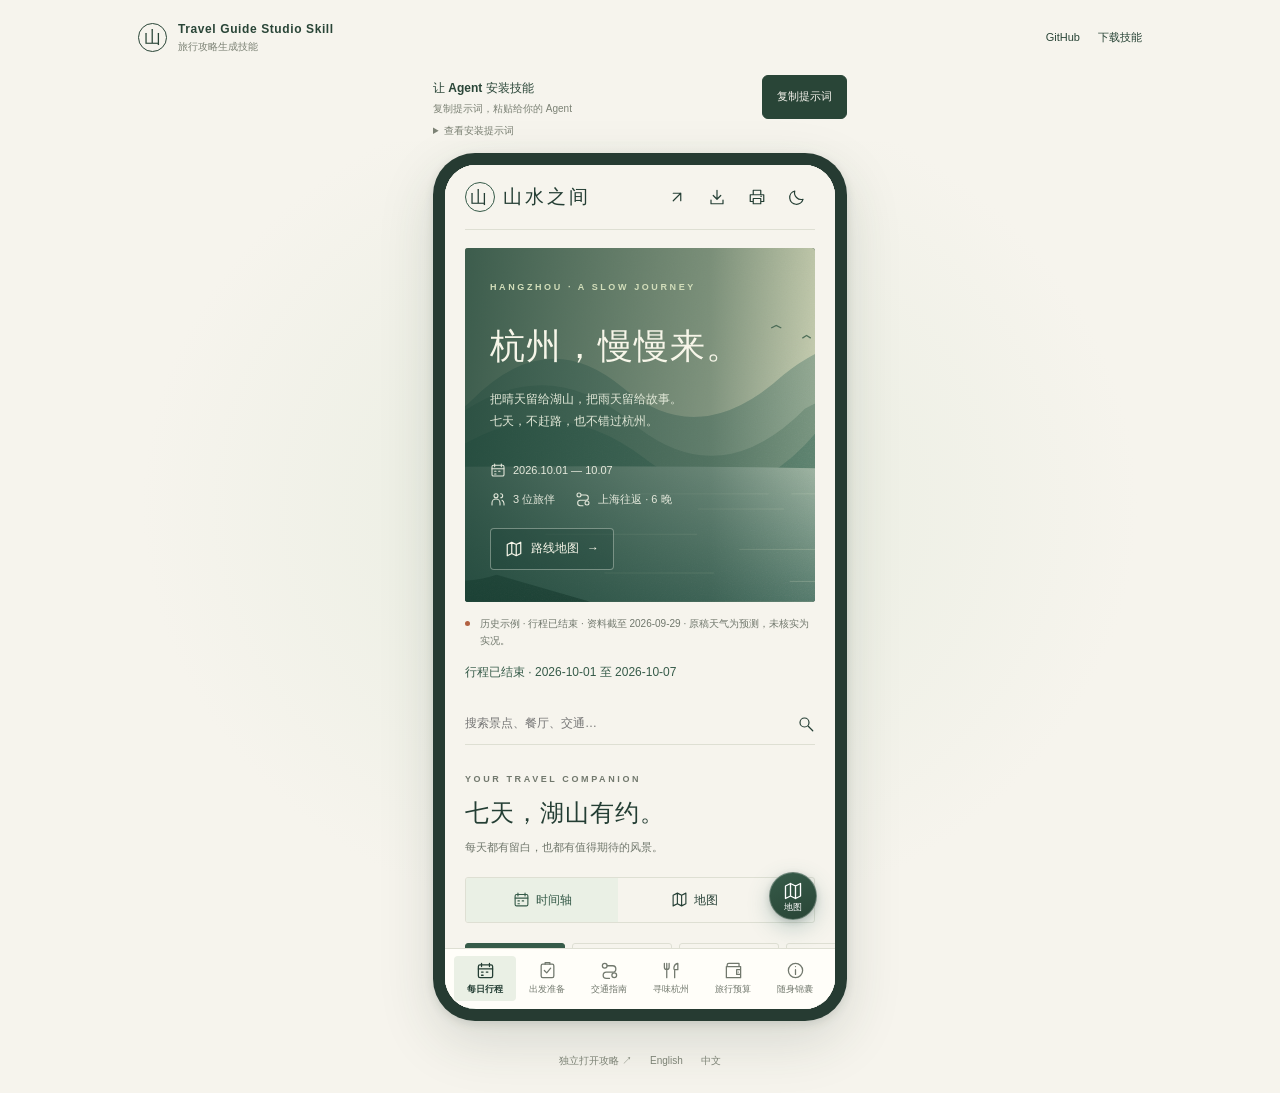
<file: docs/index.html>
<!doctype html>
<html lang="zh-CN">
<head><meta charset="utf-8"><meta name="viewport" content="width=device-width,initial-scale=1"><title>Travel Guide Studio Skill · 移动端效果预览</title>
<style>
:root{color-scheme:light;--paper:#f6f4ed;--ink:#294537;--muted:#7c8275;--line:#dadfd1}*{box-sizing:border-box}body{margin:0;background:var(--paper);color:var(--ink);font:13px/1.6 -apple-system,"PingFang SC",sans-serif}.bar{max-width:1060px;margin:auto;display:flex;align-items:center;justify-content:space-between;gap:15px;padding:20px 28px}.identity{display:flex;align-items:center;gap:11px}.mark{width:29px;height:29px;border:1px solid var(--ink);border-radius:50%;display:grid;place-items:center;font:17px "Songti SC",serif}.identity strong{display:block;font-size:12px;letter-spacing:.6px;font-weight:550}.identity small{display:block;font-size:10px;color:var(--muted)}nav{display:flex;gap:18px;align-items:center}a{color:var(--ink);text-decoration:none;font-size:11px}a:hover{text-decoration:underline;text-underline-offset:4px}a:focus-visible{outline:2px solid #b26142;outline-offset:4px}.stage{display:flex;justify-content:center;padding:12px 20px 32px;background:radial-gradient(ellipse at 50% 40%,#e7ecdf 0,transparent 55%)}.phone{width:414px;max-width:100%;padding:12px;background:#263b32;border-radius:42px;box-shadow:0 20px 55px #263b3226,0 3px 10px #263b3220}.screen{position:relative;height:844px;overflow:hidden;border-radius:31px;background:var(--paper)}iframe{display:block;width:100%;height:100%;border:0;background:var(--paper)}.below{display:flex;justify-content:center;gap:18px;flex-wrap:wrap;padding:0 20px 24px}.below a{font-size:10px;color:var(--muted)}@media(max-width:500px){.bar{padding:15px 15px 10px;align-items:center}.identity{gap:8px}.identity strong{font-size:10px;letter-spacing:0}.identity small{font-size:9px}nav{gap:10px}nav a{font-size:10px}.stage{padding:7px 8px 16px}.phone{width:100%;padding:5px;border-radius:29px;box-shadow:0 8px 24px #263b321c}.screen{height:calc(100dvh - 135px);min-height:550px;border-radius:24px}.below{padding-bottom:15px;gap:15px}}
.preview-loading{position:absolute;inset:0;z-index:1;display:grid;place-content:center;justify-items:center;gap:16px;background:var(--paper);text-align:center;padding:28px}.preview-loading[hidden]{display:none}.loading-spinner{width:30px;height:30px;border:2px solid var(--line);border-top-color:var(--ink);border-radius:50%;animation:loading-turn .9s linear infinite}.preview-loading strong{font-weight:500;font-size:14px}.preview-loading p{margin:0;font-size:11px;color:var(--muted)}.loading-retry{border:1px solid var(--line);border-radius:4px;padding:9px 18px;background:transparent;color:var(--ink);font:inherit;cursor:pointer}.loading-retry[hidden]{display:none}@keyframes loading-turn{to{transform:rotate(360deg)}}@media(prefers-reduced-motion:reduce){.loading-spinner{animation:none}}
.install{width:414px;max-width:calc(100% - 32px);margin:0 auto 2px}.install-row{display:flex;align-items:center;justify-content:space-between;gap:12px}.install strong{font-size:12px;font-weight:550}.install p{margin:2px 0 0;color:var(--muted);font-size:10px}.copy-install{min-height:44px;flex-shrink:0;padding:8px 14px;border:1px solid var(--ink);border-radius:6px;background:var(--ink);color:var(--paper);font:inherit;font-size:11px;cursor:pointer}.copy-install:focus-visible,.install summary:focus-visible,.install textarea:focus-visible{outline:2px solid #b26142;outline-offset:3px}.install details{margin-top:4px}.install summary{width:fit-content;color:var(--muted);font-size:10px;cursor:pointer}.install textarea{display:block;width:100%;margin-top:8px;padding:12px;border:1px solid var(--line);border-radius:6px;background:#fffdf7;color:var(--ink);font:inherit;font-size:12px;line-height:1.7;resize:vertical;overflow-wrap:anywhere}
@media(max-width:760px){body{overflow:hidden}.bar,.install,.below{display:none}.stage{padding:0;background:none}.phone{width:100%;max-width:none;padding:0;border-radius:0;background:var(--paper);box-shadow:none}.screen{height:100dvh;min-height:0;border-radius:0}}
</style></head>
<body><header class="bar"><div class="identity"><span class="mark">山</span><div><strong>Travel Guide Studio Skill</strong><small>旅行攻略生成技能</small></div></div><nav aria-label="项目入口"><a href="https://github.com/chenchen428/travel-guide-studio-skill">GitHub</a><a href="downloads/travel-guide-studio.zip" download>下载技能</a></nav></header>
<section class="install" aria-labelledby="install-title">
<div class="install-row"><div><strong id="install-title">让 Agent 安装技能</strong><p id="install-feedback" role="status">复制提示词，粘贴给你的 Agent</p></div><button class="copy-install" id="copy-install" type="button">复制提示词</button></div>
<details id="install-details"><summary>查看安装提示词</summary><textarea id="install-prompt" aria-label="Agent 安装技能提示词" rows="3" readonly>请按此指引安装技能：https://chenchen428.github.io/travel-guide-studio-skill/install.md</textarea></details>
</section>
<main class="stage"><div class="phone"><div class="screen" aria-busy="true"><div class="preview-loading" id="preview-loading" role="status"><span class="loading-spinner" aria-hidden="true"></span><strong>正在打开旅行手册</strong><p id="loading-message">行程与路线地图即将就绪…</p><button class="loading-retry" id="loading-retry" hidden>重新加载</button></div><iframe id="guide-preview" src="hangzhou-guide.html?v=454359279c72#trip" title="手机旅行攻略效果预览" allow="geolocation; clipboard-write; web-share"></iframe></div></div></main><footer class="below"><a href="hangzhou-guide.html#trip" target="_blank" rel="noopener noreferrer">独立打开攻略 ↗</a><a href="https://github.com/chenchen428/travel-guide-studio-skill/blob/main/README.md">English</a><a href="https://github.com/chenchen428/travel-guide-studio-skill/blob/main/README.zh-CN.md">中文</a></footer><script>
const preview=document.getElementById('guide-preview'),loading=document.getElementById('preview-loading'),retry=document.getElementById('loading-retry');
let slowLoad;
function startLoading(){loading.hidden=false;preview.parentElement.setAttribute('aria-busy','true');retry.hidden=true;document.getElementById('loading-message').textContent='行程与路线地图即将就绪…';clearTimeout(slowLoad);slowLoad=setTimeout(()=>{document.getElementById('loading-message').textContent='加载时间较长，请稍候或重试。';retry.hidden=false;},12000);}
function previewReady(){clearTimeout(slowLoad);loading.hidden=true;preview.parentElement.setAttribute('aria-busy','false');}
window.addEventListener('message',e=>{if(e.source===preview.contentWindow&&e.origin===location.origin&&e.data?.type==='travel-guide-ready')previewReady();});
preview.addEventListener('load',()=>{if(preview.contentDocument?.body?.dataset.guideReady==='true')previewReady();});
retry.onclick=()=>{startLoading();preview.src=preview.getAttribute('src');};
startLoading();
const installPrompt=document.getElementById('install-prompt'),copyInstall=document.getElementById('copy-install'),installFeedback=document.getElementById('install-feedback');
copyInstall.onclick=async()=>{
  try{
    await navigator.clipboard.writeText(installPrompt.value);
    copyInstall.textContent='已复制';
    installFeedback.textContent='已复制，粘贴给 Agent 即可安装';
  }catch{
    document.getElementById('install-details').open=true;
    installPrompt.focus();installPrompt.select();
    installFeedback.textContent='自动复制未成功，请复制下方已选中的提示词';
  }
};
</script></body></html>
</file>
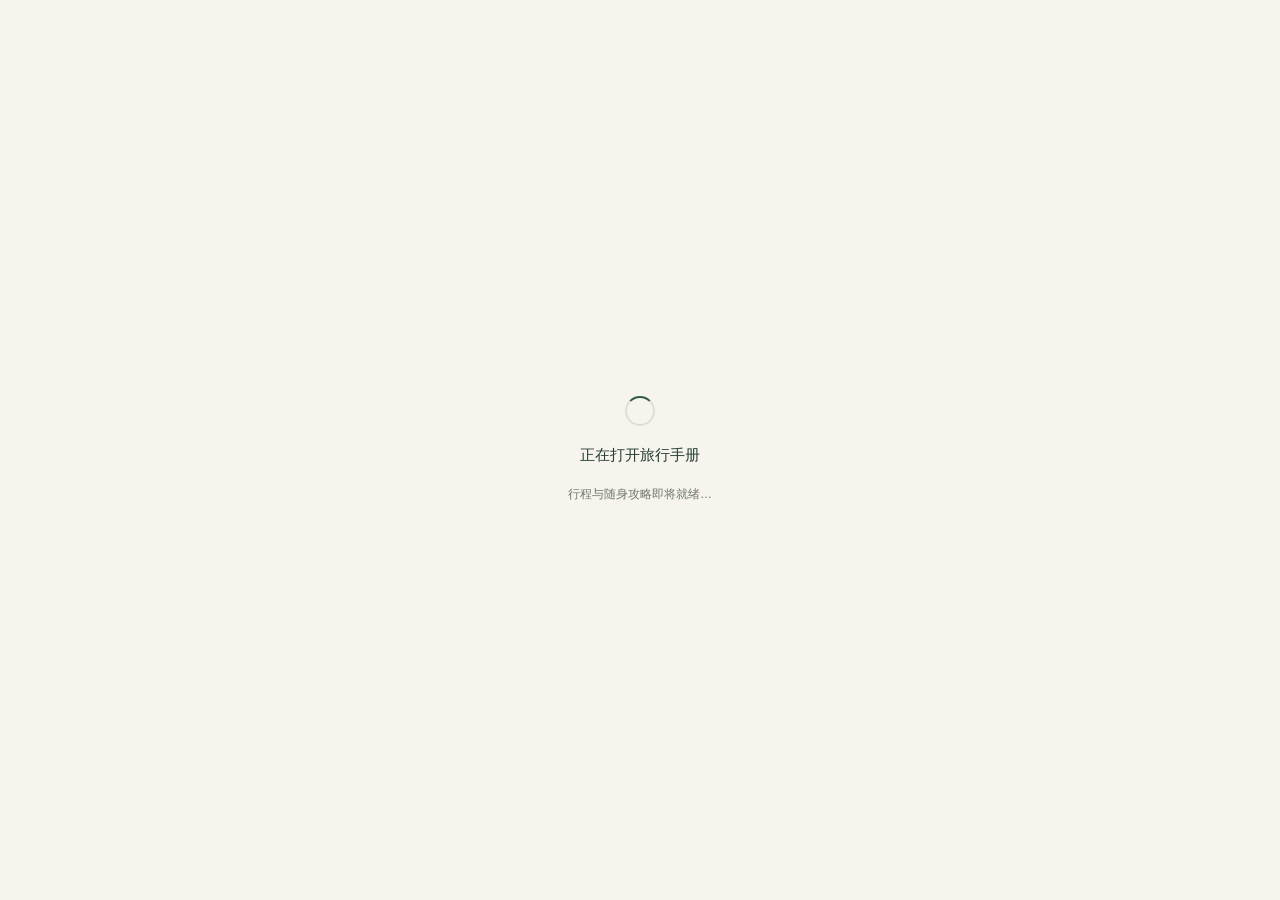
<file: assets/page-template.html>
<!doctype html>
<html lang="zh-CN">
<head>
<meta charset="utf-8"><meta name="viewport" content="width=device-width,initial-scale=1">
<meta name="color-scheme" content="light dark"><title>旅行手册</title>
<style>
:root{--masthead-height:76px;--paper:#f6f4ed;--card:#fffef9;--ink:#243e34;--muted:#71786d;--line:#dedfd3;--green:#365b49;--soft:#eaf0e5;--clay:#b26142;--claysoft:#f4e8dc;--serif:"Songti SC","Noto Serif CJK SC","STSong",serif;--sans:-apple-system,BlinkMacSystemFont,"PingFang SC","Microsoft YaHei",sans-serif}
*{box-sizing:border-box}html{scroll-behavior:smooth;scroll-padding-top:calc(var(--masthead-height) + 74px)}body{margin:0;background:var(--paper);color:var(--ink);font:14px/1.7 var(--sans)}button,input,select{font:inherit}button,a,input{ -webkit-tap-highlight-color:transparent}button{cursor:pointer}button,a{touch-action:manipulation}button:focus-visible,a:focus-visible,input:focus-visible,summary:focus-visible{outline:3px solid var(--clay);outline-offset:4px}button{color:inherit}a{color:var(--green);text-underline-offset:4px}button:disabled{opacity:.45;cursor:default}button svg{width:18px;height:18px}svg.icon{width:18px;height:18px;fill:none;stroke:currentColor;stroke-width:1.6;stroke-linecap:round;stroke-linejoin:round;vertical-align:middle;flex:none}h1,h2,h3,p{margin:0}h2{font:30px/1.35 var(--serif);letter-spacing:1px}h3{font-size:17px;line-height:1.5}small{font-size:12px}.eyebrow{font-size:10px;font-weight:600;letter-spacing:2.6px}.muted{color:var(--muted)}.wrap{max-width:1180px;margin:auto;padding:0 36px}.header-shell{position:sticky;top:0;z-index:20;background:var(--paper)}.masthead{display:flex;align-items:center;justify-content:space-between;min-height:var(--masthead-height);border-bottom:1px solid var(--line);gap:20px}.brand{display:flex;align-items:center;gap:12px;font:21px var(--serif);letter-spacing:3px}.brand-mark{height:30px;width:30px;border:1px solid var(--green);border-radius:50%;display:grid;place-items:center;font-size:17px}.mast-actions{display:flex;align-items:center;gap:20px}.text-btn{border:0;background:transparent;display:inline-flex;align-items:center;gap:7px;padding:9px 0;font-size:12px}.hero{position:relative;min-height:360px;margin:26px 0 0;overflow:hidden;background:#203f36;border-radius:3px;color:#f7f6e9;isolation:isolate}.hero-art{position:absolute;width:100%;height:100%;inset:0;z-index:-2}.hero-shade{position:absolute;inset:0;background:linear-gradient(90deg,rgba(20,47,36,.82),rgba(20,47,36,.26) 60%,transparent);z-index:-1}.hero-copy{padding:42px 42px 36px;max-width:650px}.hero .eyebrow{color:#d2ddba}.hero h1{font:57px/1.35 var(--serif);letter-spacing:4px;margin:20px 0 14px}.hero p{font-size:14px;line-height:1.9;color:#e2e8d8;white-space:pre-line}.hero-meta{margin-top:27px;display:flex;gap:22px;flex-wrap:wrap;font-size:12px;color:#e4e8db}.hero-meta>span{display:flex;align-items:center;gap:7px;min-width:0}.hero-meta>span>span{min-width:0;overflow-wrap:anywhere}.hero-stamp{position:absolute;bottom:30px;right:32px;writing-mode:vertical-rl;letter-spacing:5px;font:14px var(--serif);color:#e3e8d0;opacity:.8}.historical{display:flex;align-items:center;gap:10px;padding:12px 0;font-size:11px;color:var(--muted)}.historical .dot{width:5px;height:5px;border-radius:50%;background:var(--clay)}.nav-shell{position:sticky;top:var(--masthead-height);background:var(--paper);z-index:10;border-bottom:1px solid var(--line)}.nav-row{display:flex;align-items:center;gap:35px}.tabs{display:flex;gap:28px;flex:1}.nav-tab{padding:18px 0 15px;border:0;border-bottom:2px solid transparent;white-space:nowrap;background:none;color:var(--muted);font-size:13px;display:flex;align-items:center;gap:8px}.nav-tab[aria-selected=true]{color:var(--ink);border-bottom-color:var(--green);font-weight:600}.search-wrap{position:relative}.search-wrap input{width:185px;background:transparent;border:0;border-bottom:1px solid var(--line);padding:8px 25px 8px 0;font-size:12px;color:var(--ink)}.search-wrap .icon{position:absolute;right:0;top:10px}.search-results{position:absolute;right:0;top:47px;width:360px;max-height:430px;overflow:auto;background:var(--card);border:1px solid var(--line);padding:12px;box-shadow:0 12px 40px #142c2520;border-radius:4px}.search-results[hidden]{display:none}.search-hit{display:block;width:100%;text-align:left;background:none;border:0;border-bottom:1px solid var(--line);padding:11px;font-size:12px}.search-hit small{display:block;color:var(--muted)}main{padding-top:35px;padding-bottom:70px}.section-top{display:flex;justify-content:space-between;align-items:flex-end;gap:20px;margin-bottom:24px}.section-top p{margin-top:9px;font-size:12px;color:var(--muted)}.issue{color:var(--clay);font:italic 31px Georgia,serif}.day-picker{display:grid;grid-template-columns:repeat(7,1fr);gap:8px;margin-bottom:28px}.day-btn{padding:14px 12px 12px;text-align:left;border:1px solid var(--line);background:transparent;border-radius:3px;position:relative;min-width:0}.day-btn .day-index{font:10px Georgia,serif;letter-spacing:1px;opacity:.8}.day-btn .day-date{font:24px Georgia,serif;margin:4px 0 7px}.day-btn .day-label{font-size:11px;display:block}.day-btn .day-weather{font-size:10px;opacity:.8;display:block;margin-top:4px}.day-btn[aria-pressed=true]{background:var(--green);border-color:var(--green);color:#f8f5e7}.day-btn[aria-pressed=true]:after{content:"";position:absolute;bottom:-7px;left:calc(50% - 6px);border-left:6px solid transparent;border-right:6px solid transparent;border-top:7px solid var(--green)}.journey-grid{display:grid;grid-template-columns:minmax(0,1fr) 310px;gap:36px}.day-heading{padding-bottom:20px;border-bottom:1px solid var(--line);margin-bottom:23px;display:flex;justify-content:space-between;gap:12px}.day-heading h3{font:25px/1.5 var(--serif)}.day-heading p{font-size:11px;color:var(--muted);margin-top:7px}.pill{display:inline-flex;gap:5px;align-items:center;border:1px solid var(--line);padding:2px 8px;border-radius:20px;font-size:10px;white-space:nowrap}.pill.warm{border-color:transparent;background:var(--claysoft);color:var(--clay)}.timeline{position:relative}.stop{position:relative;display:grid;grid-template-columns:87px minmax(0,1fr);padding:0 0 27px;gap:20px}.stop:before{content:"";position:absolute;left:99px;top:15px;bottom:0;width:1px;background:var(--line)}.stop:last-child:before{display:none}.stop:after{content:"";position:absolute;left:96px;top:9px;width:7px;height:7px;border-radius:50%;border:1px solid var(--green);background:var(--paper)}.stop-time{font:12px/1.8 Georgia,serif;padding-top:2px;white-space:nowrap}.stop-body{padding-left:9px;min-width:0}.stop-type{font-size:9px;letter-spacing:1.5px;color:var(--clay);margin-bottom:4px}.stop h4{font-size:15px;font-weight:600;line-height:1.6;margin:0}.stop-transport{font-size:11px;color:var(--muted);margin-top:5px}.stop-blurb{font-size:12px;margin-top:8px;line-height:1.9}.stop-actions{display:flex;align-items:center;gap:16px;margin-top:8px}.map-link,.copy-btn{font-size:10px;background:none;border:0;padding:2px 0;color:var(--green);text-decoration:none}.copy-btn{color:var(--muted)}details>summary{cursor:pointer;font-size:11px;color:var(--muted);padding:9px 0}details[open]>summary{color:var(--ink)}ul{padding-left:18px}li{margin:6px 0}.detail-notes{font-size:12px;line-height:1.9}.side-card{padding:24px;background:var(--card);border:1px solid var(--line);border-radius:3px;margin-bottom:16px}.side-card h3{font:18px var(--serif);margin:8px 0 16px}.route{display:flex;flex-direction:column}.route-node{position:relative;display:flex;gap:10px;font-size:11px;padding:0 0 15px;line-height:1.7}.route-node:before{content:attr(data-number);width:18px;height:18px;border-radius:50%;background:var(--soft);display:grid;place-items:center;font:10px Georgia,serif;flex:none;z-index:1}.route-node:after{content:"";position:absolute;top:17px;bottom:0;left:8px;width:1px;background:var(--line)}.route-node:last-child{padding-bottom:0}.route-node:last-child:after{display:none}.route-node a{text-decoration:none}.aside-note{font-size:10px;color:var(--muted);margin-top:15px;border-top:1px solid var(--line);padding-top:12px}.intensity-bars{height:60px;display:flex;align-items:flex-end;gap:8px;margin:20px 0 6px}.bar-day{flex:1;height:100%;display:flex;align-items:flex-end}.bar{width:100%;background:#a6b6a1;border-radius:2px 2px 0 0}.bar.active{background:var(--clay)}.bar-labels{display:flex;justify-content:space-around;font:10px Georgia,serif;color:var(--muted)}.soft-note{padding:16px 18px;border-left:2px solid var(--clay);background:var(--claysoft);font-size:12px;line-height:1.9;margin:16px 0}.alternative{background:var(--soft);padding:20px 23px;border-radius:3px;margin-top:5px}.alternative h3{font:20px var(--serif);margin:5px 0 10px}.alternative summary{color:var(--ink);font-size:12px;border-bottom:1px solid var(--line)}.alternative details p{font-size:12px;padding:10px 0}.foot-note{font-size:11px;color:var(--muted);padding:18px 0}.view-toggle{flex-shrink:0;display:flex;border:1px solid var(--line);border-radius:3px;overflow:hidden}.view-toggle button{white-space:nowrap;padding:7px 12px;background:transparent;border:0;font-size:11px}.view-toggle button[aria-pressed=true]{background:var(--soft);color:var(--green)}.wide-route{padding:30px;max-width:700px;margin:0 auto;background:var(--card);border:1px solid var(--line)}.wide-route .route-node{font-size:14px;padding-bottom:25px}.wide-route .route-node small{display:block;color:var(--muted)}.content-grid{display:grid;grid-template-columns:repeat(2,minmax(0,1fr));gap:20px}.content-card{border:1px solid var(--line);padding:25px;background:var(--card);border-radius:3px;min-width:0}.content-card h3{font:22px var(--serif);margin:5px 0 15px}.content-card p{font-size:12px}.list-row{padding:14px 0;border-bottom:1px solid var(--line)}.list-row:last-child{border-bottom:0}.check-row{display:grid;grid-template-columns:20px 1fr;gap:11px;padding:17px 0;border-bottom:1px solid var(--line)}.check-row input{accent-color:var(--green);width:17px;height:17px;margin-top:5px}.check-row strong{font-size:13px;font-weight:500}.check-row p{font-size:11px;color:var(--muted);margin-top:6px}.check-row:has(input:checked) strong{color:var(--muted);text-decoration:line-through}.check-progress{height:3px;background:var(--line);margin:13px 0 5px}.check-progress div{height:100%;background:var(--green)}.plain-button{min-height:40px;border:1px solid var(--line);background:var(--card);padding:9px 14px;font-size:11px;border-radius:3px}.budget-layout{display:grid;grid-template-columns:1.15fr 1fr;gap:35px}.budget-summary{background:var(--green);padding:30px;color:#f7f5e7;border-radius:3px;margin-bottom:20px}.budget-summary h3{font-size:12px;font-weight:400;opacity:.85}.budget-total{font:52px/1.3 Georgia,serif;margin:12px 0}.budget-total small{font:15px var(--sans)}.budget-summary p{font-size:12px}.budget-controls{display:flex;justify-content:space-between;align-items:center;gap:18px;margin-bottom:20px}.budget-controls input{background:var(--card);color:var(--ink);width:70px;padding:7px;border:1px solid var(--line);border-radius:2px}.tier-tabs{display:flex;gap:7px}.tier-tabs button{min-height:40px;border:1px solid var(--line);background:none;padding:8px 13px;font-size:12px;border-radius:3px}.tier-tabs button[aria-pressed=true]{background:var(--soft);border-color:var(--green)}.budget-line{padding:15px 0;border-bottom:1px solid var(--line)}.budget-line>div:first-child{display:flex;justify-content:space-between;font-size:12px}.budget-track{height:3px;background:var(--line);margin:10px 0 6px}.budget-track div{height:100%;background:#8eaa8f}.budget-line small{color:var(--muted);font-size:10px}.archive{margin-top:30px;border-top:1px solid var(--line);padding-top:15px}.archive summary{font-size:12px}.reference-chunk{font-size:12px;overflow-wrap:anywhere}.reference-chunk details{padding-left:10px;border-left:1px solid var(--line);margin:9px 0}.reference-chunk summary{color:var(--ink);font-size:12px}.reference-chunk p{margin:7px 0}.reference-chunk strong{font-weight:600}.label-key{color:var(--muted);font-size:10px;display:inline-block;margin-right:7px}footer{border-top:1px solid var(--line);padding:28px 0 40px;display:flex;justify-content:space-between;gap:20px;font-size:10px;color:var(--muted)}footer a{color:var(--muted)}.toast{position:fixed;bottom:28px;left:50%;transform:translateX(-50%);background:var(--ink);color:var(--paper);border-radius:3px;padding:11px 20px;font-size:12px;z-index:50;box-shadow:0 5px 30px #0002}.toast[hidden]{display:none}.source-btn{font-size:10px;background:transparent;border:1px solid var(--line);padding:5px 10px;border-radius:20px;color:var(--muted)}.source-dialog{max-width:560px;width:calc(100% - 36px);background:var(--card);color:var(--ink);border:1px solid var(--line);padding:30px;border-radius:5px;box-shadow:0 20px 80px #0003}.source-dialog::backdrop{background:#142b2570}.source-dialog p{margin:13px 0;font-size:12px}.source-dialog h2{font-size:24px}.source-dialog .close-dialog{float:right;border:0;background:transparent;font-size:22px}.source-dialog a{overflow-wrap:anywhere}body[data-theme=dark]{--paper:#182923;--card:#20352b;--ink:#e6e8d9;--muted:#adb8a7;--line:#3e5144;--green:#a9c5a0;--soft:#2b4435;--clay:#dda17e;--claysoft:#3e352a}body[data-theme=dark] .day-btn[aria-pressed=true],body[data-theme=dark] .budget-summary{background:#365b49;border-color:#365b49}body[data-theme=dark] .day-btn[aria-pressed=true]:after{border-top-color:#365b49}
@media(min-width:1440px){.hero{min-height:390px}.hero-copy{padding-top:50px}}
@media(max-width:1000px){.wrap{padding:0 24px}.tabs{gap:20px}.nav-row{gap:20px}.search-wrap input{width:135px}.journey-grid{grid-template-columns:minmax(0,1fr) 265px;gap:25px}.side-card{padding:20px}.day-btn{padding:12px 9px}.day-btn .day-weather{font-size:9px}.budget-layout{gap:24px}}
@media(max-width:760px){.wrap{padding:0 20px}:root{--masthead-height:65px}html{scroll-padding-top:calc(var(--masthead-height) + 16px)}.brand{font-size:19px;white-space:nowrap;gap:8px}.brand .eyebrow{display:none}.mast-actions{gap:4px}.mast-actions .text-btn{min-width:36px;min-height:44px;justify-content:center}.mast-actions .label{display:none}.hero{margin-top:18px;min-height:350px}.hero-copy{padding:32px 25px}.hero h1{font-size:clamp(30px,9vw,36px);letter-spacing:1px;margin:28px 0 17px}.hero p{font-size:12px}.hero-meta{display:grid;grid-template-columns:max-content minmax(0,1fr);column-gap:20px;row-gap:10px;font-size:11px;line-height:1.7;margin-top:28px}.hero-meta .meta-date{grid-column:1/-1}.hero-meta .icon{width:16px;height:16px}.hero-meta>span{align-items:flex-start}.hero-meta .icon{margin-top:1px}.hero-stamp{display:none}.hero-art{width:160%;left:-35%}.hero-shade{background:linear-gradient(90deg,#173e32c9,#173e3270 70%,#173e3210)}.historical{font-size:10px;line-height:1.7;padding:13px 0;align-items:flex-start}.historical .dot{margin-top:6px;flex:none}.nav-shell{border:0;position:static}.nav-row{display:block}.tabs{position:fixed;bottom:0;left:0;right:0;background:var(--card);border-top:1px solid var(--line);padding:7px 9px max(8px,env(safe-area-inset-bottom));z-index:30;display:grid;grid-template-columns:repeat(6,1fr);gap:0}.nav-tab{display:flex;flex-direction:column;gap:3px;padding:5px 0;border:0;font-size:9px;line-height:1.5;border-radius:4px}.nav-tab .icon{width:19px;height:19px}.nav-tab[aria-selected=true]{background:var(--soft)}.search-wrap{margin:5px 0 0}.search-wrap input{width:100%;font-size:12px;padding:11px 25px 11px 0}.search-wrap .icon{top:13px}.search-results{width:100%;top:42px;z-index:20}.section-top{align-items:center;margin-bottom:20px}.section-top h2{font-size:24px}.section-top p{font-size:11px;max-width:235px}.issue{font-size:25px}main{padding-top:27px;padding-bottom:28px}.day-picker{display:flex;overflow-x:auto;gap:7px;margin-right:-20px;padding-right:20px;padding-bottom:9px;scrollbar-width:thin}.day-btn{flex:0 0 100px;padding:12px}.day-btn .day-date{font-size:25px}.day-btn .day-weather{font-size:9px}.journey-grid{display:block}.day-heading{margin-top:6px}.day-heading h3{font-size:23px}.day-heading .pill{font-size:9px}.stop{grid-template-columns:72px minmax(0,1fr);gap:15px;padding-bottom:28px}.stop:before{left:81px}.stop:after{left:78px}.stop-time{font-size:10px;padding-top:4px}.stop-body{padding-left:5px}.stop h4{font-size:14px}.stop-blurb{font-size:11px}.stop-transport{font-size:10px}.side-card{margin-top:16px}.journey-aside{display:grid;grid-template-columns:1fr;gap:0}.content-grid{grid-template-columns:1fr}.content-card{padding:23px}.budget-layout{display:block}.budget-controls{flex-wrap:wrap}.budget-summary{padding:26px}.budget-total{font-size:46px}.view-toggle button{white-space:nowrap;padding:6px 9px;font-size:10px}.foot-note{font-size:10px}footer{padding-bottom:105px;display:block;font-size:9px}footer>div+div{margin-top:10px}.toast{bottom:85px;max-width:90%;width:max-content}.source-btn{font-size:9px}.reference-chunk{font-size:11px}.wide-route{padding:22px}.eyebrow{font-size:9px}}
@media(prefers-reduced-motion:reduce){html{scroll-behavior:auto}}
@media print{.header-shell{position:static}body{--paper:white;--card:white;--ink:#22382e;--muted:#555;--line:#ddd;--green:#365b49;--soft:#eef2eb;--clay:#9f583d;--claysoft:#f5ede5;font-size:11px}.nav-shell,.mast-actions,.day-picker,.view-toggle,.search-results,.toast,.source-btn,.copy-btn{display:none!important}.hero{min-height:200px;print-color-adjust:exact}.hero-copy{padding:25px}.hero h1{font-size:35px}.hero-meta{margin-top:12px}.journey-grid{display:block}.journey-aside{display:none}.wrap{padding:0 15px}.stop{break-inside:avoid}.print-day{break-before:page}.print-day:first-child{break-before:auto}footer{padding-bottom:10px}h2{font-size:24px}main{padding-top:20px}.budget-layout{display:block}}

.back-top{position:fixed;right:28px;bottom:90px;width:40px;height:40px;border:1px solid var(--line);border-radius:50%;background:var(--card);z-index:34;font-size:18px}.back-top[hidden]{display:none}@media(max-width:760px){.back-top{right:22px;bottom:147px}}@media print{.back-top{display:none!important}}
.inline-copy{padding:1px 4px;border:1px solid var(--line);background:var(--soft);border-radius:3px;font-size:inherit;color:var(--green)}.inline-source{font-size:10px;padding:1px 6px}.duplicate-warning{font-size:11px;color:var(--clay);background:var(--claysoft);padding:6px 8px;margin:6px 0}.travel-status{padding:0 0 15px;font-size:12px;color:var(--green)}.hours-table{overflow:auto}.hours-table table{border-collapse:collapse;width:100%;font-size:11px}.hours-table td,.hours-table th{padding:11px 12px;border-bottom:1px solid var(--line);text-align:left;vertical-align:top}.hours-table td:first-child{min-width:150px}.hours-table td:nth-child(2){min-width:260px}.bar-day{padding:0;border:0;background:transparent;cursor:pointer}.bar-day:hover .bar{background:var(--clay)}

/* Shared SVG icons and narrow-screen text alignment. */
.icon-warning{color:var(--clay)}.inline-copy{display:inline-flex;align-items:center;gap:4px;max-width:100%;vertical-align:middle;text-align:left;overflow-wrap:anywhere;line-height:1.7}.inline-copy .icon,.inline-source .icon{width:12px;height:12px}.check-row{align-items:start;gap:11px}.check-row>span{min-width:0;overflow-wrap:anywhere}.check-row input{margin:4px 0 0;appearance:none;border:1px solid var(--muted);border-radius:3px;background:var(--card);display:grid;place-items:center}.check-row input:checked{background:var(--green);border-color:var(--green)}.check-row input:checked:after{content:"";width:5px;height:9px;border:solid var(--card);border-width:0 2px 2px 0;transform:translateY(-1px) rotate(45deg)}.check-row strong{font-weight:600;line-height:1.7}.check-row p{font-weight:400;line-height:1.9}.check-row p strong{font-weight:500}.check-row .icon{width:15px;height:15px;margin-right:3px;vertical-align:-2px}.check-row .inline-copy .icon{width:11px;height:11px;margin:0}.close-dialog{width:36px;height:36px;display:grid;place-items:center}.back-top{display:grid;place-items:center}.back-top[hidden]{display:none}

.page-loading{position:fixed;inset:0;z-index:200;display:grid;place-content:center;justify-items:center;gap:16px;background:var(--paper);padding:28px;text-align:center}.page-loading[hidden]{display:none}.page-loading strong{font-size:15px;font-weight:500}.page-loading p{font-size:12px;color:var(--muted)}.loading-spinner{width:30px;height:30px;border:2px solid var(--line);border-top-color:var(--green);border-radius:50%;animation:loading-turn .9s linear infinite}@keyframes loading-turn{to{transform:rotate(360deg)}}@media(prefers-reduced-motion:reduce){.loading-spinner{animation:none}}
.hero-map{display:inline-flex;align-items:center;gap:8px;margin-top:19px;min-height:42px;padding:8px 14px;border:1px solid #dce5d66b;border-radius:4px;background:#173e324d;color:#f7f6e9;font-size:12px}.hero-map[hidden]{display:none}.view-toggle button{display:inline-flex;align-items:center;justify-content:center;gap:6px}@media(max-width:760px){.section-top:has(.view-toggle){flex-wrap:wrap}.section-top .view-toggle{width:100%;display:grid;grid-template-columns:1fr 1fr 44px}.section-top .view-toggle button{min-height:44px;font-size:12px}.section-top .view-toggle .icon{width:17px;height:17px}}
__MAP_CSS__
</style></head>
<body aria-busy="true">
<div class="page-loading" id="page-loading" role="status"><span class="loading-spinner" aria-hidden="true"></span><strong>正在打开旅行手册</strong><p>行程与随身攻略即将就绪…</p></div>
<svg aria-hidden="true" style="position:absolute;width:0;height:0;overflow:hidden"><defs>
<symbol id="i-calendar" viewBox="0 0 24 24"><rect x="3" y="5" width="18" height="16" rx="2"/><path d="M7 3v4m10-4v4M3 10h18M7 14h2m4 0h2m-8 4h2"/></symbol>
<symbol id="i-route" viewBox="0 0 24 24"><circle cx="6" cy="6" r="3"/><circle cx="18" cy="18" r="3"/><path d="M9 6h7a4 4 0 0 1 0 8H8a4 4 0 0 0 0 8h4"/></symbol>
<symbol id="i-check" viewBox="0 0 24 24"><rect x="4" y="4" width="16" height="17" rx="2"/><path d="m8 12 3 3 5-6M9 4V2h6v2"/></symbol>
<symbol id="i-food" viewBox="0 0 24 24"><path d="M6 3v7m-3-7v5a3 3 0 0 0 6 0V3M6 11v10m10-10h4V3c-5 0-6 8-4 8v10"/></symbol>
<symbol id="i-wallet" viewBox="0 0 24 24"><path d="M4 7V5a2 2 0 0 1 2-2h13v4M3 7h18v14H3zM16 11h5v6h-5z"/><path d="M18 14h.01"/></symbol>
<symbol id="i-info" viewBox="0 0 24 24"><circle cx="12" cy="12" r="9"/><path d="M12 11v6m0-10v.1"/></symbol>
<symbol id="i-search" viewBox="0 0 24 24"><circle cx="10" cy="10" r="6"/><path d="m15 15 6 6"/></symbol>
<symbol id="i-print" viewBox="0 0 24 24"><path d="M7 8V3h10v5M6 18H3V9h18v9h-3M7 14h10v7H7zM17 11h1"/></symbol>
<symbol id="i-moon" viewBox="0 0 24 24"><path d="M20 15A9 9 0 0 1 9 4a9 9 0 1 0 11 11z"/></symbol>
<symbol id="i-pin" viewBox="0 0 24 24"><path d="M19 10c0 5-7 11-7 11S5 15 5 10a7 7 0 0 1 14 0z"/><circle cx="12" cy="10" r="2"/></symbol>
<symbol id="i-users" viewBox="0 0 24 24"><circle cx="9" cy="7" r="3"/><path d="M3 21v-3a6 6 0 0 1 12 0v3m1-17a3 3 0 0 1 0 6m2 4a6 6 0 0 1 3 5v2"/></symbol>
<symbol id="i-download" viewBox="0 0 24 24"><path d="M12 3v12m-5-5 5 5 5-5M4 16v5h16v-5"/></symbol>
<symbol id="i-map" viewBox="0 0 24 24"><path d="m3 6 6-3 6 3 6-3v15l-6 3-6-3-6 3zM9 3v15M15 6v15"/></symbol>
<symbol id="i-close" viewBox="0 0 24 24"><path d="m6 6 12 12M6 18 18 6"/></symbol>
<symbol id="i-locate" viewBox="0 0 24 24"><circle cx="12" cy="12" r="7"/><path d="M12 2v6m0 8v6M2 12h6m8 0h6"/></symbol>
<symbol id="i-expand" viewBox="0 0 24 24"><path d="M8 3H3v5m13-5h5v5M3 16v5h5m13-5v5h-5"/></symbol>
<symbol id="i-arrow-up" viewBox="0 0 24 24"><path d="M12 20V4m-7 7 7-7 7 7"/></symbol>
<symbol id="i-chevron-up" viewBox="0 0 24 24"><path d="m6 15 6-6 6 6"/></symbol>
<symbol id="i-external" viewBox="0 0 24 24"><path d="M7 17 17 7M7 7h10v10"/></symbol>
<symbol id="i-copy" viewBox="0 0 24 24"><rect x="8" y="8" width="13" height="13" rx="2"/><path d="M16 8V3H3v13h5"/></symbol>
<symbol id="i-warning" viewBox="0 0 24 24"><path d="M12 3 2 21h20zM12 9v5m0 3v.1"/></symbol>
<symbol id="i-tick" viewBox="0 0 24 24"><circle cx="12" cy="12" r="9"/><path d="m7 12 3 3 7-7"/></symbol>
<symbol id="i-ticket" viewBox="0 0 24 24"><path d="M3 6h18v4a2 2 0 0 0 0 4v4H3v-4a2 2 0 0 0 0-4zM15 6v2m0 3v2m0 3v2"/></symbol>
<symbol id="i-phone" viewBox="0 0 24 24"><rect x="6" y="2" width="12" height="20" rx="2"/><path d="M10 18h4"/></symbol>
<symbol id="i-clock" viewBox="0 0 24 24"><circle cx="12" cy="12" r="9"/><path d="M12 7v5l3 2"/></symbol>
<symbol id="i-star" viewBox="0 0 24 24"><path d="m12 3 3 6 7 1-5 5 1 7-6-3-6 3 1-7-5-5 7-1z"/></symbol>
<symbol id="i-walk" viewBox="0 0 24 24"><circle cx="14" cy="4" r="2"/><path d="m7 10 5-3 3 5 5 1M12 7l-2 7-4 7m4-7 5 3 1 4"/></symbol>
<symbol id="i-car" viewBox="0 0 24 24"><path d="m4 10 2-6h12l2 6M3 10h18v9H3zM5 19v2m14-2v2M6 14h2m8 0h2"/></symbol>
<symbol id="i-train" viewBox="0 0 24 24"><rect x="5" y="3" width="14" height="16" rx="3"/><path d="M5 11h14M12 3v8M8 15h.1m7.9 0h.1M8 19l-2 3m10-3 2 3"/></symbol>
<symbol id="i-boat" viewBox="0 0 24 24"><path d="M12 3v13m0-13-7 10h7m0-8 6 8h-6M3 16h18l-3 5H6z"/></symbol>
<symbol id="i-mountain" viewBox="0 0 24 24"><path d="m2 21 7-15 5 10 3-6 5 11zM7 10l2 2 2-2"/></symbol>
<symbol id="i-leaf" viewBox="0 0 24 24"><path d="M20 3c-1 10-1 17-9 17a7 7 0 0 1-7-7C4 5 12 6 20 3zM4 21l11-11"/></symbol>
<symbol id="i-building" viewBox="0 0 24 24"><path d="m3 7 9-4 9 4M3 8h18M5 8v11m7-11v11m7-11v11M3 21h18"/></symbol>
</defs></svg>
<div class="header-shell"><div class="wrap"><header class="masthead"><div class="brand"><span class="brand-mark">山</span>山水之间 <span class="eyebrow muted" style="letter-spacing:1px;font-size:9px">TRAVEL NOTES</span></div><div class="mast-actions"><button class="text-btn" id="share" aria-label="分享手册"><svg class="icon" aria-hidden="true"><use href="#i-external"/></svg><span class="label">分享</span></button><button class="text-btn" id="download" aria-label="保存手册"><svg class="icon"><use href="#i-download"/></svg><span class="label">保存手册</span></button><button class="text-btn" id="print" aria-label="打印行程"><svg class="icon"><use href="#i-print"/></svg><span class="label">打印行程</span></button><button class="text-btn" id="theme" aria-label="切换深浅色" aria-pressed="false"><svg class="icon"><use href="#i-moon"/></svg></button></div></header></div></div>
<div class="wrap">
<section class="hero" aria-labelledby="trip-title">
<svg class="hero-art" viewBox="0 0 1200 420" preserveAspectRatio="xMidYMid slice" role="img" aria-label="湖山、远塔与小舟的原创湖山意象插画，非实景照片"><defs><linearGradient id="sky" x2="0" y2="1"><stop stop-color="#c8ceaf"/><stop offset="1" stop-color="#dce0c4"/></linearGradient><linearGradient id="water" x2="0" y2="1"><stop stop-color="#a8bcaa"/><stop offset="1" stop-color="#597f70"/></linearGradient><linearGradient id="hill" x2="0" y2="1"><stop stop-color="#507260"/><stop offset="1" stop-color="#284b3e"/></linearGradient><filter id="grain"><feTurbulence type="fractalNoise" baseFrequency=".7" numOctaves="3" stitchTiles="stitch"/><feColorMatrix type="saturate" values="0"/><feComponentTransfer><feFuncA type="linear" slope=".08"/></feComponentTransfer><feBlend in="SourceGraphic" mode="soft-light"/></filter></defs><g filter="url(#grain)"><path fill="url(#sky)" d="M0 0h1200v420H0z"/><circle cx="927" cy="87" r="38" fill="#efe7c2" opacity=".84"/><path d="M0 220Q95 80 200 185T420 181Q510 90 600 166T790 151Q890 70 1000 138T1200 123V320H0z" fill="#9aaf98"/><path d="M0 240Q88 164 190 225T395 205Q506 120 610 207T816 191Q921 132 1007 206T1200 174V320H0z" fill="#7f9b85"/><path d="M0 260Q95 203 182 250T401 239Q517 166 626 250T832 216Q943 192 1046 235T1200 214V340H0z" fill="#638974"/><path fill="url(#water)" d="M0 269Q600 248 1200 272V420H0z"/><g stroke="#d5dec4" stroke-width="1" opacity=".35"><path d="M593 292h180m27 0h128m-239 18h102m58 7h170M508 340h180m50 18h270m-430 28h130m90 10h170m-20-58h180"/></g><path d="M1100 274h100v20h-100z" fill="#456c57"/><g fill="#385b48"><path d="m1110 251 18-8 18 8-4 3h-28zM1117 254h22v18h-22zM1110 242l18-8 18 8-3 3h-30zM1118 244h20v7h-20zM1112 231l16-7 16 7-2 3h-28zM1120 233h16v8h-16zM1115 221l13-7 13 7-3 3h-20zM1122 222h12v8h-12zM1118 212l10-6 10 6-2 2h-16zM1124 211h8v10h-8zM1127 198h2v10h-2z"/></g><path d="M0 327Q121 290 245 352T450 388L561 420H0z" fill="url(#hill)"/><path d="M1200 353q-68-21-133 32l-76 35h209z" fill="#315743"/><g fill="#254b38" stroke="#254b38"><path d="M84 365q45-105 5-180M89 240q50-44 84-31M94 282q-55-30-81-18" fill="none" stroke-width="8"/><ellipse cx="78" cy="188" rx="65" ry="15"/><ellipse cx="155" cy="210" rx="65" ry="15"/><ellipse cx="36" cy="258" rx="65" ry="17"/><ellipse cx="98" cy="227" rx="42" ry="13"/></g><g transform="translate(870 341)" fill="#e3dfbf"><path d="M0 0h55l-10 7H14z"/><path d="M18-12h23l7 12H13z" fill="#335847"/><path d="M7-5 65 14" stroke="#284d3d" stroke-width="2"/></g><path d="m776 95 6-3 6 3m25 12 5-3 5 3" stroke="#54745b" stroke-width="1.5" fill="none"/></g></svg>
<div class="hero-shade"></div><div class="hero-copy"><div class="eyebrow" id="hero-eyebrow"></div><h1 id="trip-title"></h1><p id="trip-intro"></p><div class="hero-meta" id="hero-meta"></div><button class="hero-map" id="hero-map" data-map-all hidden><svg class="icon" aria-hidden="true"><use href="#i-map"/></svg>路线地图<span aria-hidden="true">→</span></button></div><span class="hero-stamp">湖山有约 · 不负闲时</span></section>
<div class="historical" id="historical"></div><div class="travel-status" id="travel-status" role="status"></div>
</div>
<div class="nav-shell"><div class="wrap nav-row"><nav class="tabs" role="tablist" aria-label="攻略栏目" id="tabs"></nav><div class="search-wrap"><input type="search" id="search" aria-label="搜索行程与攻略" placeholder="搜索景点、餐厅、交通…" autocomplete="off" aria-controls="search-results"><svg class="icon"><use href="#i-search"/></svg><div class="search-results" id="search-results" aria-label="搜索结果" hidden></div></div></div></div>
<div class="wrap"><main id="panel" role="tabpanel" tabindex="0"></main><footer><div>山水之间 · 一份可以随身带走的旅行手册<br>本页资料与路线数据可离线阅读；地图底图与来源链接需要联网。</div><div id="footer-source"></div></footer></div>
<button id="back-top" class="back-top" aria-label="回到顶部" hidden><svg class="icon" aria-hidden="true"><use href="#i-arrow-up"/></svg></button>
<div class="toast" role="status" id="toast" hidden></div>
<dialog class="source-dialog" id="source-dialog" aria-labelledby="source-title"><button class="close-dialog" aria-label="关闭来源说明"><svg class="icon" aria-hidden="true"><use href="#i-close"/></svg></button><h2 id="source-title">信息从哪里来</h2><div id="source-content"></div><button class="plain-button close-dialog-bottom">知道了</button></dialog>
<script id="trip-data" type="application/json">__TRIP_DATA__</script>
<script>
'use strict';
if(location.hash.includes('trip-map'))history.scrollRestoration='manual';
const data=JSON.parse(document.getElementById('trip-data').textContent);
const isHistory=data.status==='historical-example';
const dayDate=(d,i)=>d.date?d.date.slice(5).replace('-','.'):'第 '+(i+1)+' 天';
const $=s=>document.querySelector(s), esc=s=>String(s??'').replace(/[&<>"']/g,c=>({'&':'&amp;','<':'&lt;','>':'&gt;','"':'&quot;',"'":'&#39;'}[c]));
const icon=name=>`<svg class="icon icon-${name}" aria-hidden="true"><use href="#i-${name}"/></svg>`;
const glyphIcons={warning:'⚠️ 🔴 🚨 ⛔ 🚫 🙅🏻‍♀️ ❗ 😓',tick:'✅ ✓ 👍 🫡',info:'🔑 💡 💬 🆕 🏷️ 🔒',locate:'🧭',ticket:'🎫',phone:'📱 📴 📞',wallet:'💰 💴 💳',calendar:'📅',clock:'⏰ 🕘 🕐',star:'⭐ ✨ 🌟 💎',copy:'📎 📋',pin:'📍 📌 🚩',route:'🔀 🔁 🛣️',train:'🚄 🚇 🚌',car:'🚗 🚕',walk:'🚶 🥾',boat:'⛵ 🛶 🚣',mountain:'⛰️ 🏔️',leaf:'🌼 🌸 🌿 🌳 🍃 🍁 🍂',building:'🛕 🏛️ 🗼 🏨',food:'🍵 🐟 🍜',search:'🔎 👀',map:'🗺️ 🗺',decoration:'⛈️ 🌡️ ☂️ 🧳 📷 🎭 📚 🏺 🎨 🌊 🐰'};
const glyphNames=Object.fromEntries(Object.entries(glyphIcons).flatMap(([name,list])=>list.split(' ').map(g=>[g.replace(/\uFE0F/g,''),name])));
const glyphPattern=new RegExp('<[^>]*>|'+Object.keys(glyphNames).sort((a,b)=>b.length-a.length).map(g=>g+'\\uFE0F?').join('|'),'gu');
const styleGlyphs=s=>s.replace(glyphPattern,g=>{if(g.startsWith('<'))return g;const name=glyphNames[g.replace(/\uFE0F/g,'')];return name==='decoration'?'':icon(name);});
const sourceLevels={官方:'官方机构、运营方或主管部门的一手信息；仍需确认适用日期。',官媒:'媒体报道或记者实地走访；发布后仍可能变化。',网友:'个人游记、评论与使用经验，存在个体差异。',推断:'基于已知资料的判断或测算，非直接公布事实。',未查到:'未找到足够可靠的来源，出发前需要确认。'};
function fmt(s){return styleGlyphs(esc(String(s??'').replace(/<[^>]*>/g,''))
 .replace(/\*\*([^*]+)\*\*/g,'<strong>$1</strong>')
 .replace(/`([^`]+)`/g,(_,v)=>`<button class="inline-copy" data-copy="${v}" title="点击复制">${v} ${icon('copy')}</button>`)
 .replace(/\{\{t:([^}]+)\}\}/g,(_,v)=>`<a href="tel:${v.replace(/[^0-9+]/g,'')}">${v}</a>`)
 .replace(/\{\{m:([^}]+)\}\}/g,(_,v)=>`<a href="${mapUrl(v)}" target="_blank" rel="noopener noreferrer">地图 ${v} ↗</a>`)
 .replace(/【((?:官方|官媒|网友|推断|未查到)[^】]{0,6})】/g,(_,v)=>`<button class="source-btn inline-source" data-src="${Object.keys(sourceLevels).find(k=>v.startsWith(k))}">${v} ${icon('info')}</button>`)
 .replace(/\n/g,'<br>'));}
const clean=s=>String(s??'').replace(/<[^>]*>/g,'').replace(/\*\*|`|🔑|🔴|⚠️|✅|⛔|⭐/g,'').trim();
const safeUrl=s=>{try{const u=new URL(s);return ['https:','http:'].includes(u.protocol)?esc(u.href):'';}catch{return '';}};
const money=n=>new Intl.NumberFormat('zh-CN',{maximumFractionDigits:2}).format(n);
const baiduUrl=q=>'https://api.map.baidu.com/geocoder?address='+encodeURIComponent(data.destination+' '+q)+'&output=html&src=webapp';
function mapBtn(q){return `<a class="map-link" href="${mapUrl(q)}" target="_blank" rel="noopener noreferrer">高德 ↗</a> <a class="map-link" href="${baiduUrl(q)}" target="_blank" rel="noopener noreferrer">百度 ↗</a> <button class="inline-copy" data-copy="${esc(q)}">复制名称</button>`;}
const mapUrl=q=>'https://uri.amap.com/search?keyword='+encodeURIComponent(data.destination+' '+q)+'&city='+encodeURIComponent(data.destination);
const tabs=[['trip','每日行程','calendar'],['prep','出发准备','check'],['transport','交通指南','route'],['food','寻味'+data.destination,'food'],['budget','旅行预算','wallet'],['practical','随身锦囊','info']];
const typeNames={transit:'ON THE WAY · 交通',food:'TASTE · 餐饮',indoor:'INDOORS · 室内',spot:'EXPLORE · 游览',night:'AFTER DARK · 夜游',rest:'SLOW DOWN · 休整',hike:'IN NATURE · 徒步'};
const tabReading={};
let current='trip',dayIndex=0,view='timeline',tier=data.budget.defaultTier,people=data.travelers,addons=new Set(),toastTimer;
const storageKey='travel-guide:'+data.destination+':'+(data.days[0].date||data.title);let checks={};
try{checks=JSON.parse(localStorage.getItem(storageKey)||'{}');}catch{checks={};}
async function copyText(value,message){try{await navigator.clipboard.writeText(value);toast(message||'已复制：'+value);}catch{toast('复制未完成，请选中内容手动复制。');}}
function toast(message){$('#toast').innerHTML=styleGlyphs(esc(message));$('#toast').hidden=false;clearTimeout(toastTimer);toastTimer=setTimeout(()=>$('#toast').hidden=true,3000);}
function saveChecks(){try{localStorage.setItem(storageKey,JSON.stringify(checks));}catch{toast('本次勾选已生效；浏览器未允许本地保存。');}}
function section(title,sub,number,actions=''){return `<div class="section-top"><div><div class="eyebrow muted" style="margin-bottom:9px">YOUR TRAVEL COMPANION</div><h2>${esc(title)}</h2><p>${esc(sub)}</p></div>${actions||`<span class="issue">${number}</span>`}</div>`;}
function sourceButton(){return '<button class="source-btn" data-source>信息来源与核实状态 ↗</button>';}
function citations(list=[]){return list.length?'<div style="font-size:10px;margin-top:9px">'+list.map(c=>`<a href="${safeUrl(c.url)}" target="_blank" rel="noopener noreferrer">${esc(c.label)} · ${esc(c.level)} · ${esc(c.asOf)}${c.verified?'':' · 未独立核实'} ↗</a>`).join('<br>')+'</div>':'';}
function renderNav(){ $('#tabs').innerHTML=tabs.map(([id,name,ic])=>`<button id="tab-${id}" class="nav-tab" role="tab" aria-selected="${id===current}" aria-controls="panel" tabindex="${id===current?0:-1}" data-tab="${id}">${icon(ic)}<span>${esc(name)}</span></button>`).join('');$('#panel').setAttribute('aria-labelledby','tab-'+current);}
function route(d,wide=false){const points=d.stops.filter(s=>s.mapQuery);return `<div class="route">${points.map((s,i)=>`<div class="route-node" data-number="${i+1}"><div><a href="${mapUrl(s.mapQuery)}" target="_blank" rel="noopener noreferrer">${esc(s.mapQuery)} ↗</a>${wide?`<small>${esc(s.time)} · ${esc(s.transport)}</small>`:''}</div></div>`).join('')||'<p class="muted">此日未提供可定位地点。</p>'}</div><div class="aside-note">路线顺序示意，非地理比例地图。点地点可打开高德搜索；步行距离与路况需在地图内确认。</div>`;}
function branchBlock(d,printMode){return d.extra?.branch?`<div class="alternative" style="margin:15px 0 20px"><h3>${esc(clean(d.extra.branch.title))}</h3>${d.extra.branch.opts.map(b=>`<details ${printMode?'open':''}><summary>${esc(clean(b.t))}</summary><p>${fmt(b.cond)}</p><p>${fmt(b.d)}</p></details>`).join('')}</div>`:'';}
function dayBody(d,printMode=false){return `<div class="day-heading"><div><div class="eyebrow muted" style="margin-bottom:8px">DAY ${String(dayIndex+1).padStart(2,'0')} / ${esc(dayDate(d,dayIndex))}</div><h3>${esc(d.title)}</h3><p>${esc(d.weather)} · ${esc(d.temperature)} · ${esc(d.kind)}</p>${d.extra?.flower?`<details><summary>花情与备选提醒</summary><div class="reference-chunk">${tree(d.extra.flower)}</div></details>`:""}</div><div><span class="pill warm">体力 ${esc(d.stamina)} / 5</span></div></div>${d.alerts.length?`<div class="soft-note"><strong>今日留意</strong> · ${fmt(d.alerts[0])}<div style="font-size:10px;margin-top:4px;opacity:.75">${isHistory?'原稿提醒，适用时间为原行程日期；未作为当前公告核实。':'出行前请再次核实预约、开放与交通安排。'}</div>${d.alerts.length>1?`<details><summary>其他提醒（${d.alerts.length-1}）</summary>${d.alerts.slice(1).map(a=>`<p style="margin:8px 0">${fmt(a)}</p>`).join('')}</details>`:''}</div>`:''}<div class="timeline">${d.stops.map((s,i)=>`<article class="stop" id="${esc(d.id)}-stop-${i}" tabindex="-1"><div class="stop-time">${esc(s.time.replace('—','–'))}</div><div class="stop-body"><div class="stop-type">${esc(typeNames[s.type]||'DISCOVER · 行程')}</div><h4>${esc(s.name)}</h4>${s.transport?`<p class="stop-transport">${icon('route')} ${esc(s.transport)}</p>`:''}${s.notes.length?`<p class="stop-blurb">${fmt(s.notes[0])}</p>`:''}${s.notes.length>1?`<details ${printMode?'open':''}><summary>展开实用细节 · ${s.notes.length-1} 条</summary><ul class="detail-notes">${s.notes.slice(1).map(n=>`<li>${fmt(n)}</li>`).join('')}</ul></details>`:''}${citations(s.sources)}${s.mapQuery?`<div class="stop-actions"><a class="map-link" href="${mapUrl(s.mapQuery)}" target="_blank" rel="noopener noreferrer">${icon('pin')} 高德导航 ↗</a><a class="map-link" href="${baiduUrl(s.mapQuery)}" target="_blank" rel="noopener noreferrer">百度 ↗</a><button class="copy-btn" data-copy="${esc(s.mapQuery)}">复制地点</button></div>`:''}</div></article>${/决策点/.test(s.name)?branchBlock(d,printMode):''}` ).join('')}</div>${!d.stops.some(s=>/决策点/.test(s.name))?branchBlock(d,printMode):''}<div class="alternative"><div class="eyebrow muted">A LITTLE FLEXIBILITY</div><h3>计划可以变，兴致不必减。</h3>${d.alternatives.map(a=>`<details ${printMode?'open':''}><summary>${esc(clean(a.q))}</summary><p>${fmt(a.a)}</p></details>`).join('')}<p style="font-size:11px;margin-top:13px">${fmt(d.rest)}</p></div>${Object.keys(d.extra||{}).length?`<details class="archive"><summary>当日补充：路线分支、里程与安排理由</summary><div class="reference-chunk">${tree(Object.fromEntries(Object.entries(d.extra).filter(([k])=>k!=='branch')))}</div></details>`:''}`;}
function renderTrip(){window.travelMap?.release();const d=data.days[dayIndex];$('#panel').innerHTML=section(data.sectionTitle||data.days.length+' 天，慢游'+data.destination+'。','每天都有留白，也都有值得期待的风景。','01',`<div class="view-toggle" aria-label="行程展示方式"><button data-view="timeline" aria-pressed="${view==='timeline'}">${icon('calendar')}时间轴</button><button data-view="route" aria-pressed="${view==='route'}">${icon('map')}地图</button><button data-amfull aria-label="全屏地图" ${data.map?'':'disabled title="待补充地图配置"'}>${icon('expand')}</button></div>`)+`<div class="day-picker" aria-label="选择旅行日期">${data.days.map((d,i)=>`<button class="day-btn" data-day="${i}" aria-pressed="${dayIndex===i}" aria-label="第 ${i+1} 天 ${esc(d.label)}"><span class="day-index">DAY ${String(i+1).padStart(2,'0')}</span><div class="day-date">${esc(dayDate(d,i))}</div><span class="day-label">${esc(d.label)}</span><span class="day-weather">${esc(d.kind)} · ${esc(d.stamina)}/5</span></button>`).join('')}</div>`+(view==='route'?`<div id="am-inline" class="am-inline on" data-map-status="loading"><div class="am-in-hd" id="amInHd"></div><div class="am-in-stage"><div class="am-map" id="amInMap"></div><div class="am-in-load" id="amInLoad"><div class="am-spin"></div><div>正在加载地图…</div></div><div class="am-in-fb" id="amInFb"></div></div><div class="am-in-ft" id="amInFt"></div></div><div class="map-tools"><button class="plain-button" data-map-all ${data.map?'':'disabled'}>全程总览与备选路线</button></div>`:`<div class="journey-grid"><div>${dayBody(d)}</div><aside class="journey-aside"><div class="side-card"><div class="eyebrow muted">TODAY'S ROUTE</div><h3>今天，顺路而行。</h3>${route(d)}</div><div class="side-card"><div class="eyebrow muted">TRAVEL RHYTHM</div><h3>旅行也要有呼吸。</h3><div class="intensity-bars" aria-label="全程体力评分 ${data.days.map(d=>d.stamina).join('、')}">${data.days.map((d,i)=>`<button class="bar-day" data-chart-day="${i}" aria-label="查看第 ${i+1} 天行程"><div class="bar ${i===dayIndex?'active':''}" style="height:${d.stamina/5*100}%" title="第${i+1}天 ${d.stamina}/5"></div></button>`).join('')}</div><div class="bar-labels">${data.days.map((_,i)=>`<span>${i+1}</span>`).join('')}</div><p class="muted" style="font-size:11px;margin-top:17px">${esc(clean(d.rest))}</p></div><div class="side-card"><div class="eyebrow muted">KEEP IN MIND</div><h3>先确认，再出发。</h3><p class="muted" style="font-size:11px">${isHistory?'天气、票价、预约和交通安排来自原稿历史资料。新行程需更新核实。':'出发前再确认天气、票价、预约与交通。未核实信息会在相关条目中标注。'}</p><div style="margin-top:15px">${sourceButton()}</div></div></aside></div>`)+`<div class="foot-note">信息截至 ${esc(data.asOf)} · ${isHistory?'原稿预测天气与安排仅作样例，所有细节均保留在折叠区。':'具体时刻、天气和价格以临近出发查询结果为准。'}</div>`;const picker=document.querySelector('.day-picker'),selected=picker?.querySelector('[aria-pressed=true]');if(picker&&selected)picker.scrollLeft=selected.offsetLeft-picker.offsetLeft-(picker.clientWidth-selected.offsetWidth)/2;
if(view==='route'){if(data.map)window.travelMap?.mount();else{document.getElementById('am-inline').innerHTML='<p class="soft-note">尚未提供地点坐标与地图配置。请补充真实坐标和路线数据；不会用路线示意代替地理地图。</p>';}}}
const keyLabels={n:'名称',d:'说明',t:'时间 / 联系方式',a:'地址 / 内容',r:'路线',q:'问题',s:'原稿来源等级',src:'来源',note:'注意',name:'名称',title:'标题',desc:'说明',go:'到达方式',noteId:'笔记 ID',map:'地图搜索名',p:'价格 / 分类',g:'分组',items:'条目',url:'链接',tips:'提示',taste:'风味',tip:'点单建议',train:'铁路',official:'原稿标注官方的交通参考',back:'返程',control:'交通管制',city:'市内交通',metro:'地铁',boat:'游船',hike:'徒步',channels:'预约渠道',phones:'紧急联系',hospitals:'医院',lost:'走散与失物',fuse:'停运与熔断',rumors:'信息辨别',rain:'雨天备选',flower:'花情资料',tide:'观潮资料',unknown:'待核实事项',about:'关于原稿',mjulong:'片区交通',jxBest:'推荐路线',jxNoDrive:'通行提醒',spots:'热门地点交通',metroNote:'地铁提醒',noBook:'免预约地点',noBooking:'免预约说明',tonight:'出发前事项',weatherTable:'天气参考表',pitfalls:'出行提示',extra:'其他风味',cuyu:'菜品说明',queueTrick:'错峰用餐',foot:'资料说明',t3:'团队总额',pp:'人均估算',sum3:'团队总额',per:'人均估算',range:'费用区间',econ:'经济档',comf:'舒适档',lux:'品质档',tag:'标记',opts:'可选路线',cond:'适用条件',k:'标识',cls:'原稿样式标签',star:'推荐',since:'历史背景',addr:'地址',sign:'招牌',price:'价格',queue:'排队情况',verdict:'选择建议',old:'老字号',new_:'本地家常与连锁',dishes:'当地菜肴',streets:'美食街区',xiaochi:'小吃',tea:'茶室',veg:'素食',plan:'用餐安排',deals:'历史优惠',avoid:'原稿用餐提示',rooms:'房型',hotels:'酒店',areas:'住宿片区',saves:'原稿省钱建议',addons:'原稿加项',tiers:'预算档位',breakdown:'原稿预算明细',tune:'预算调节',principles:'行程设计原则',mileage:'里程',branch:'路线分支',logic:'安排理由'};
function tree(v,depth=0){if(v===null||v===undefined)return '';if(typeof v!=='object'){const raw=String(v);return /^https?:\/\//.test(raw)?`<a href="${safeUrl(raw)}" target="_blank" rel="noopener noreferrer">${esc(raw)}</a>`:fmt(raw);}if(Array.isArray(v))return '<ul>'+v.map(x=>`<li>${tree(x,depth+1)}</li>`).join('')+'</ul>';return Object.entries(v).filter(([k])=>!['cls'].includes(k)).map(([k,val])=>k==='noteId'&&typeof val==='string'?`<p>笔记 ID：${esc(val)} <button class="inline-copy" data-copy="${esc(val)}">复制笔记 ID</button></p>`:k==='map'&&typeof val==='string'?`<p><a href="${mapUrl(val)}" target="_blank" rel="noopener noreferrer">${icon('pin')} ${esc(val)} ↗</a> <a href="${baiduUrl(val)}" target="_blank" rel="noopener noreferrer">百度 ↗</a> <button class="inline-copy" data-copy="${esc(val)}">复制地点</button></p>`:typeof val==='object'&&val!==null?`<details><summary>${esc(keyLabels[k]||'补充信息')}</summary>${tree(val,depth+1)}</details>`:`<p><span class="label-key">${esc(keyLabels[k]||'补充信息')}</span>${tree(val,depth+1)}</p>`).join('');}
function hasContent(v){if(v==null)return false;if(typeof v==='object')return Object.values(v).some(hasContent);return typeof v==='string'?Boolean(v.trim()):true;}
function archive(title,obj){if(!hasContent(obj))return '';return `<details class="archive"><summary>${esc(title)}</summary><div class="reference-chunk">${tree(obj)}</div></details>`;}
function checklistRows(list){return list.map(c=>`<label class="check-row"><input type="checkbox" data-check="${esc(c.id)}" ${checks[c.id]?'checked':''}><span><strong>${fmt(c.title)}</strong><p>${fmt(c.detail)}</p></span></label>`).join('');}
function priorityBlock(){const list=data.priorityChecklist||[];if(!list.length)return '';return `<section class="content-card" style="margin-bottom:25px"><div class="eyebrow muted">FIRST THINGS FIRST</div><h3>优先确认的 ${list.length} 件事</h3><p class="muted" id="priority-status">已完成 ${list.filter(c=>checks[c.id]).length} / ${list.length}</p>${checklistRows(list)}<button class="plain-button" data-reset-priority style="margin-top:20px">重置优先事项勾选</button></section>`;}
function renderPrep(){let completed=data.checklist.filter(c=>checks[c.id]).length;$('#panel').innerHTML=section('准备妥当，才能走得轻松。','预约、车票与行李，按计划逐项确认。','02')+priorityBlock()+`<div class="content-grid"><section class="content-card"><div class="eyebrow muted">BEFORE YOU GO</div><h3>出发前的 ${data.checklist.length} 件小事</h3><p class="muted" id="check-status">已完成 ${completed} / ${data.checklist.length} · 仅保存到本浏览器</p><div class="check-progress"><div style="width:${completed/data.checklist.length*100}%"></div></div>${data.checklist.map(c=>`<label class="check-row"><input type="checkbox" data-check="${esc(c.id)}" ${checks[c.id]?'checked':''}><span><strong>${fmt(clean(c.title))}</strong><span class="pill warm" style="margin-left:8px">${esc(c.deadline)}</span><p>${fmt(c.detail)}</p></span></label>`).join('')}<button class="plain-button" data-reset-checks style="margin-top:20px">清空本行程的勾选</button></section><div><div class="content-card"><div class="eyebrow muted">THE WAY WE TRAVEL</div><h3>这份行程，为什么这样排。</h3>${(data.principles||[]).map(p=>`<details><summary>${esc(clean(p.t))}</summary><p>${fmt(p.d)}</p></details>`).join('')}</div><div class="soft-note">${isHistory?'此页是已结束行程的准备清单样例。原稿中的「今晚」「明早」均对应 '+esc(data.asOf)+'，不代表现在需要执行。':'请按实际出发日期确认预约和票务期限。日期未定时，清单先用于规划。'}</div>${archive(isHistory?'原稿其余准备资料与天气表':'补充准备资料',data.prepReference||{})}${archive('全部预约渠道与未核实信息',{channels:data.practical.channels,unknown:data.practical.unknown})}</div></div>`;}
function renderTransport(){const a=data.transport.arrive||{};$('#panel').innerHTML=section('少一点折腾，多一点风景。','先看进出城，再看每天怎么顺路走。','03')+`<div class="content-grid"><div class="content-card"><div class="eyebrow muted">ARRIVE & DEPART</div><h3>从${esc(data.origin)}到${esc(data.destination)}</h3>${(a.train||[]).map(row=>`<div class="list-row"><h4 style="margin:0 0 8px">${esc(row[0])}</h4><p>${row.slice(1).map(fmt).join(' · ')}</p></div>`).join('')}<div class="soft-note">${fmt(a.back||'请按车次预留进站时间。')}</div></div><div class="content-card"><div class="eyebrow muted">GETTING AROUND</div><h3>热门地点，怎样到达。</h3>${(a.official||[]).map(p=>`<div class="list-row"><strong>${esc(p.d)}</strong><p class="muted">${fmt(p.r)}</p></div>`).join('')}</div></div>${archive('展开完整交通参考：限行、接驳、游船、地铁、徒步',data.transport)}<div class="foot-note">${isHistory?'历史参考；':''}限行、末班车、票价与停航状态需临近出发再次查询。</div>`;}
function renderFood(){const dishes=data.food.dishes||[];$('#panel').innerHTML=section('寻味，也是一种认识'+data.destination+'。',data.foodIntro||'当地风味、街巷小吃，还有坐下来休息的时间。','04')+`<div class="content-grid">${dishes.map((d,i)=>`<article class="content-card"><div class="eyebrow muted">TASTE NOTE ${String(i+1).padStart(2,'0')}</div><h3>${esc(d.n)}</h3><p>${fmt(d.taste)}</p><details><summary>点单建议与背景</summary><p style="margin-bottom:12px">${fmt(d.tip)}</p><p class="muted">${fmt(d.src)}</p></details></article>`).join('')}</div>${archive('餐厅、街区、小吃、茶室、素食与每天用餐安排',Object.fromEntries(Object.entries(data.food).filter(([k])=>k!=='dishes')))}<div class="foot-note">餐厅营业状态、菜单价格与促销均需重新核实。${isHistory?'原稿观点与传说不作为已核实事实。':'个人经验与风味故事不等同于已核实经营信息。'}</div>`;}
function budgetValues(){const chosen=data.budget.tiers.find(t=>t.id===tier);const factor=b=>b==='person'?people:b==='night'?data.nights:b==='person-day'?people*data.days.length:1;const lines=chosen.items.map(c=>({...c,total:Math.round(c.amount*100)*factor(c.basis)/100}));const extra=data.budget.addons.filter(a=>addons.has(a.id)).map(c=>({...c,total:Math.round(c.amount*100)*factor(c.basis)/100}));return {chosen,lines,extra,total:Math.round([...lines,...extra].reduce((n,c)=>n+c.total,0)*100)/100};}
function renderBudget(){const b=budgetValues();const basis={person:`每人 × ${people} 人`,night:`每晚 × ${data.nights} 晚（整套）`,trip:'全程团队固定预留','person-day':`每人每天 × ${people} 人 × ${data.days.length} 天`};$('#panel').innerHTML=section('花在哪里，心里有数。','总额从分项计算，显示人均时才取整。','05')+`<div class="budget-layout"><div><div class="budget-controls"><div class="tier-tabs" aria-label="预算档位">${data.budget.tiers.map(t=>`<button data-tier="${esc(t.id)}" aria-pressed="${tier===t.id}">${esc(t.name)}</button>`).join('')}</div><label style="font-size:12px">人数 <input type="number" id="people" aria-label="出行人数" min="1" max="10" step="1" value="${people}"></label></div><div class="budget-summary"><h3>${esc(b.chosen.name)} · ${people} 人 · ${data.days.length} 天 ${data.nights} 晚</h3><div class="budget-total" id="budget-total"><small>¥ </small>${money(b.total)}</div><p id="budget-per">人均约 ¥ ${money(Math.round(b.total/people))} <span style="opacity:.65">/ 全程</span></p></div><p class="muted" style="font-size:12px">${esc(b.chosen.description)}</p><div class="soft-note">${esc(data.budget.note)}</div><section class="content-card"><h3>给旅行，多留一点选择。</h3><p class="muted">按标明的计价基数试算。已包含在所选档位中的项目会提示重复计费；不代表能够按此价格购买。</p>${data.budget.addons.map(a=>`<label class="check-row"><input type="checkbox" data-addon="${esc(a.id)}" ${addons.has(a.id)?'checked':''}><span><strong>${esc(a.name)} · ¥${money(a.amount)} / ${({person:'人',night:'晚（整套）',trip:'全程团队','person-day':'人 / 天'})[a.basis]}</strong><p>${fmt(a.note||'')}</p>${a.inBase?.includes(tier)?`<p class="duplicate-warning">已含在${esc(b.chosen.name)}基线中，勾选会重复计费。</p>`:''}${a.sourceLevel?`<button type="button" class="source-btn" data-src="${esc(a.sourceLevel)}">${esc(a.sourceLevel)} ${icon('info')}</button>`:''}</span></label>`).join('')}${(data.budget.conflicts||[]).filter(c=>c.ids.every(id=>addons.has(id))).map(c=>`<p class="duplicate-warning">${esc(c.note)}</p>`).join('')}</section></div><section class="content-card"><div class="eyebrow muted">BUDGET BREAKDOWN</div><h3>每一笔，都有去处。</h3>${[...b.lines,...b.extra].map(c=>`<div class="budget-line"><div><span>${esc(c.name)}</span><strong>¥ ${money(c.total)}</strong></div><div class="budget-track"><div style="width:${b.total?c.total/b.total*100:0}%"></div></div><small>¥${money(c.amount)} · ${esc(basis[c.basis])} · ${b.total?(c.total/b.total*100).toFixed(1):'0'}%</small>${citations(c.sources)}</div>`).join('')}<div class="budget-line" style="border:0"><div><strong>合计</strong><strong>¥ ${money(b.total)}</strong></div></div><button class="plain-button" data-reset-budget>恢复默认预算</button><p class="muted" style="font-size:10px;margin-top:18px">计算是费用估算；人数变化后需要重新确认房型、价格和预订条件。</p></section></div>${archive(isHistory?'对照原稿：预算、门票口径、酒店与住宿片区':'住宿与费用补充参考',data.archiveBudget||{})}`;}
function hoursBlock(){const h=data.practical.hours;if(!h)return '';return `<section class="content-card hours-card" style="margin-top:25px"><div class="eyebrow muted">OPENING HOURS</div><h3>营业时间速查</h3><p class="muted">原稿高德营业资料采集于 ${esc(h.asOf)}；最晚入场、节假日安排和临时停业以当日公告为准。</p><details><summary>展开 ${h.rows.length-1} 处营业时间与评分</summary><div class="hours-table"><table>${h.rows.map((r,i)=>`<tr>${r.map(c=>i===0?`<th>${esc(c)}</th>`:`<td>${esc(c)}</td>`).join('')}</tr>`).join('')}</table></div></details><details><summary>原稿国庆开放、闭馆与演出核对说明</summary><p class="reference-chunk">${fmt(h.notes)}</p></details></section>`;}
function renderPractical(){const p=data.practical;$('#panel').innerHTML=section('需要的时候，随手找得到。','紧急联系、天气备选、预约渠道与来源，都放在这里。','06')+`<div class="content-grid"><section class="content-card"><div class="eyebrow muted">STAY CONNECTED</div><h3>紧急联系</h3>${(p.phones||[]).map(g=>`<details ${g===p.phones[0]?'open':''}><summary>${esc(g.g)}</summary>${g.items.map(z=>`<div class="list-row"><strong>${esc(z.n)}</strong> <a href="tel:${esc(String(z.t).replace(/[^\d+-]/g,''))}">${esc(z.t)}</a><p class="muted">${fmt(z.d)}</p></div>`).join('')}</details>`).join('')}<p class="muted" style="font-size:10px;margin-top:15px">${isHistory?'历史资料号码；':''}当地专线需核实。遇紧急情况优先使用全国紧急热线。</p></section><section class="content-card"><div class="eyebrow muted">A PLAN THAT BENDS</div><h3>下雨、停航或体力不足</h3><p>每天的行程页都提供备选方案。优先缩短路线、转入室内，保留回酒店休整的余地。</p>${archive('停运与熔断参考',p.fuse||{})}${archive('医院与走散应对',{hospitals:p.hospitals,lost:p.lost})}${archive('雨天可选去处',p.rain||[])}<div style="margin-top:18px">${sourceButton()}</div></section></div>${hoursBlock()}${archive('补充参考：预约、目的地提示与待核实事项',Object.fromEntries(Object.entries(p).filter(([k])=>!['phones','hospitals','lost','rain','fuse','hours'].includes(k))))}${archive('社区经验与链接（个人观点，核实状态见资料说明）',data.community||{})}`;}
function render(){renderNav();({trip:renderTrip,prep:renderPrep,transport:renderTransport,food:renderFood,budget:renderBudget,practical:renderPractical}[current])();}
function navigate(id){
 const details=[...$('#panel').querySelectorAll('details')];
 tabReading[current]={top:window.scrollY,open:details.flatMap((el,i)=>el.open?[i]:[])};
 window.travelMap?.release();current=id;render();history.replaceState(null,'','#'+id);
 const saved=tabReading[id];
 if(saved){const restored=$('#panel').querySelectorAll('details');for(const i of saved.open)if(restored[i])restored[i].open=true;}
 window.scrollTo({top:saved?.top||0,behavior:'instant'});
}
$('#hero-map').hidden=!data.map;
$('#hero-eyebrow').textContent=data.eyebrow;$('#trip-title').textContent=data.title;document.title=data.title+' · 旅行手册';$('#trip-intro').textContent=data.intro;
$('#hero-meta').innerHTML=`<span class="meta-date">${icon('calendar')}<span>${data.days[0].date?esc(data.days[0].date.replaceAll('-','.'))+' — '+esc(data.days.at(-1).date.slice(5).replace('-','.')):data.days.length+' 天，日期待定'}</span></span><span>${icon('users')}<span>${data.travelers} 位旅伴</span></span><span>${icon('route')}<span>${esc(data.origin)}往返 · ${data.nights} 晚</span></span>`;
$('#historical').innerHTML=`<span class="dot"></span><span>${data.status==='historical-example'?'历史示例 · 行程已结束 · ':data.status==='draft'?'规划草稿 · ':''}资料截至 ${esc(data.asOf)} · ${data.status==='historical-example'?'原稿天气为预测，未核实为实况。':'待确认的价格、天气与预约以官方公告为准。'}</span>`;
$('#footer-source').innerHTML=`资料截至 ${esc(data.asOf)} · <button class="source-btn" data-source>查看信息来源</button><br>${safeUrl(data.source.url)?`<a href="${safeUrl(data.source.url)}" target="_blank" rel="noopener noreferrer">${esc(data.source.title)} ↗</a>`:esc(data.source.title)}`;
$('#source-content').innerHTML=`<p><strong>${esc(data.source.title)}</strong><br>${safeUrl(data.source.url)?`<a href="${safeUrl(data.source.url)}" target="_blank" rel="noopener noreferrer">查看参考来源 ↗</a>`:''}</p><p>资料时间：${esc(data.asOf)}${data.source.accessedAt?'；读取时间：'+esc(data.source.accessedAt):''}。</p><p>${esc(data.source.note)}</p>${citations(data.sources)}<p>来源等级包括「官方、官媒、社区、推断、未查到」。${isHistory?'本页继承原作者标注，未升级为独立核实结论。':'仅在本次直接读取并确认来源支持相应事实时，标为已核实。'}</p><p>主视觉为原创意象插画，非实景照片。${data.map?'地图使用高德地理底图、坐标与预计算路线；侧栏为顺序列表。地点导航可在高德打开，地图底图需要联网。':'地图坐标与配置尚未补齐，当前草稿不能作为地图已完成的交付。'}</p>`;
const fullSourceHtml=$('#source-content').innerHTML;
$('#tabs').addEventListener('keydown',e=>{if(!['ArrowLeft','ArrowRight','Home','End'].includes(e.key))return;e.preventDefault();const i=tabs.findIndex(t=>t[0]===current);const n=e.key==='Home'?0:e.key==='End'?tabs.length-1:(i+(e.key==='ArrowRight'?1:-1)+tabs.length)%tabs.length;navigate(tabs[n][0]);$('#tab-'+tabs[n][0]).focus();});
document.addEventListener('click',async e=>{const t=e.target.closest('button');if(!t)return;if(t.dataset.chartDay!==undefined){dayIndex=+t.dataset.chartDay;renderTrip();return;}if(t.hasAttribute('data-reset-priority')){for(const c of data.priorityChecklist||[])delete checks[c.id];saveChecks();renderPrep();return;}if(t.dataset.src){e.preventDefault();$('#source-title').textContent='来源等级：'+t.dataset.src;$('#source-content').innerHTML='<p>'+esc(sourceLevels[t.dataset.src]||'原稿来源标签')+'</p><p>'+esc(isHistory?'这是原作者标签，不表示本次重新核实。':'来源级别需要结合查询日期与事实核实状态判断。')+'</p>';$('#source-dialog').showModal();return;}if(t.dataset.tab){navigate(t.dataset.tab);return;}if(t.dataset.day!==undefined){dayIndex=+t.dataset.day;renderTrip();return;}if(t.dataset.view){view=t.dataset.view;renderTrip();return;}if(t.dataset.tier){tier=t.dataset.tier;renderBudget();return;}if(t.hasAttribute('data-reset-budget')){tier=data.budget.defaultTier;people=data.travelers;addons.clear();renderBudget();return;}if(t.hasAttribute('data-reset-checks')){checks={};saveChecks();renderPrep();return;}if(t.hasAttribute('data-source')){$('#source-title').textContent='信息从哪里来';$('#source-content').innerHTML=fullSourceHtml;$('#source-dialog').showModal();return;}if(t.dataset.copy){e.preventDefault();await copyText(t.dataset.copy);}});
$('#panel').addEventListener('input',e=>{if(e.target.id!=='people')return;const n=Number(e.target.value);if(!e.target.value||!Number.isInteger(n)||n<1||n>10)return;people=n;renderBudget();$('#people').focus();});
$('#panel').addEventListener('change',e=>{const t=e.target;if(t.dataset.check){checks[t.dataset.check]=t.checked;saveChecks();let n=data.checklist.filter(c=>checks[c.id]).length;$('#check-status').textContent=`已完成 ${n} / ${data.checklist.length} · 仅保存到本浏览器`;$('.check-progress div').style.width=n/data.checklist.length*100+'%';const priority=$('#priority-status');if(priority)priority.textContent='已完成 '+(data.priorityChecklist||[]).filter(c=>checks[c.id]).length+' / '+data.priorityChecklist.length;}if(t.dataset.addon){t.checked?addons.add(t.dataset.addon):addons.delete(t.dataset.addon);renderBudget();}if(t.id==='people'){const n=Number(t.value);if(!Number.isInteger(n)||n<1||n>10){t.value=people;toast('请输入 1–10 之间的整数。');return;}people=n;renderBudget();}});
const searchIndex=[];data.days.forEach((d,i)=>d.stops.forEach((s,j)=>searchIndex.push({title:s.name,desc:`第 ${i+1} 天 · ${s.time}`,text:clean([s.name,s.transport,...s.notes].join(' ')),tab:'trip',day:i,stop:j})));
data.checklist.forEach(c=>searchIndex.push({title:clean(c.title),desc:'出发准备 · '+c.deadline,text:clean(c.title+' '+c.detail),tab:'prep'}));
for(const [key,obj] of [['transport',data.transport],['food',data.food],['budget',data.budget],['practical',data.practical]]){for(const [name,value] of Object.entries(obj||{})){searchIndex.push({title:tabs.find(t=>t[0]===key)[1]+' · '+(keyLabels[name]||'补充参考'),desc:'打开栏目查看相关参考内容',text:clean(JSON.stringify(value)),tab:key});}}
$('#search').addEventListener('input',()=>{const q=$('#search').value.trim().toLowerCase();const box=$('#search-results');box.hidden=!q;if(!q)return;const hits=searchIndex.filter(i=>i.text.toLowerCase().includes(q)).slice(0,12);box.innerHTML=hits.length?hits.map((h,i)=>`<button class="search-hit" data-hit="${i}">${esc(h.title)}<small>${esc(h.desc)}</small></button>`).join(''):'<p style="padding:12px;font-size:12px">没有找到相关内容，试试其他关键词。</p>';box.onclick=e=>{const b=e.target.closest('[data-hit]');if(!b)return;const hit=hits[+b.dataset.hit];if(hit.day!==undefined)dayIndex=hit.day;view='timeline';navigate(hit.tab);box.hidden=true;if(hit.stop!==undefined){const target=document.getElementById(data.days[hit.day].id+'-stop-'+hit.stop);target.scrollIntoView({block:'center'});target.focus({preventScroll:true});}else $('#panel').focus();};});
$('#search').addEventListener('keydown',e=>{if(e.key==='Escape')$('#search-results').hidden=true;if(e.key==='ArrowDown'){$('#search-results button')?.focus();e.preventDefault();}});
$('#source-dialog .close-dialog').onclick=$('#source-dialog .close-dialog-bottom').onclick=()=>$('#source-dialog').close();
try{const savedTheme=localStorage.getItem(storageKey+':theme');document.body.dataset.theme=savedTheme||(matchMedia('(prefers-color-scheme: dark)').matches?'dark':'light');$('#theme').setAttribute('aria-pressed',String(document.body.dataset.theme==='dark'));}catch{}
$('#theme').onclick=()=>{const dark=document.body.dataset.theme!=='dark';document.body.dataset.theme=dark?'dark':'light';$('#theme').setAttribute('aria-pressed',String(dark));try{localStorage.setItem(storageKey+':theme',dark?'dark':'light');}catch{}};
$('#share').onclick=async()=>{if(navigator.share){try{await navigator.share({title:data.title,text:data.intro,url:location.href});}catch(e){if(e.name!=='AbortError')toast('分享未完成，可复制当前页面链接。');}}else await copyText(location.href,'已复制手册链接；本地地址仅本机可访问，分享给他人请保存文件或发布后分享。');};
$('#download').onclick=()=>{const savedPage=document.documentElement.cloneNode(true);savedPage.querySelectorAll('#am-ovl,#am-fab,script[src]').forEach(el=>el.remove());const blob=new Blob(['<!doctype html>\n'+savedPage.outerHTML],{type:'text/html;charset=utf-8'});const url=URL.createObjectURL(blob);const a=document.createElement('a');a.href=url;a.download=data.destination+'-旅行手册.html';a.click();setTimeout(()=>URL.revokeObjectURL(url),1000);toast('已生成离线手册文件。');};
$('#back-top').onclick=()=>window.scrollTo({top:0,behavior:'smooth'});window.addEventListener('scroll',()=>{$('#back-top').hidden=window.scrollY<520;},{passive:true});
let longPress;document.addEventListener('touchstart',e=>{const copy=e.target.closest('[data-copy]');if(copy)longPress=setTimeout(()=>copyText(copy.dataset.copy),520);},{passive:true});for(const type of ['touchend','touchmove','touchcancel'])document.addEventListener(type,()=>clearTimeout(longPress),{passive:true});
let printing=false;
function preparePrint(){window.travelMap?.close();window.travelMap?.release();if(printing)return;printing=true;const old=dayIndex;$('#panel').innerHTML=section(data.destination+' · 全程行程','打印包含所有日期；完整参考资料请查看离线手册。','')+data.days.map((d,i)=>{dayIndex=i;return `<section class="print-day">${dayBody(d,true)}</section>`;}).join('');dayIndex=old;}
$('#print').onclick=()=>{preparePrint();window.print();};window.addEventListener('beforeprint',preparePrint);window.addEventListener('afterprint',()=>{printing=false;render();});
function tripStatus(now=new Date()){
 if(!data.days[0].date)return {text:'日期待定 · '+data.days.length+' 天旅行计划',day:0};
 const start=new Date(data.days[0].date+'T00:00:00'),end=new Date(data.days.at(-1).date+'T23:59:59');
 if(now<start){const left=start-now;return {text:'距出发还有 '+Math.floor(left/86400000)+' 天 '+String(Math.floor(left%86400000/3600000)).padStart(2,'0')+':'+String(Math.floor(left%3600000/60000)).padStart(2,'0')+':'+String(Math.floor(left%60000/1000)).padStart(2,'0'),day:0};}
 if(now<=end){const idx=Math.min(data.days.length-1,Math.floor((now-start)/86400000));return {text:'行程进行中 · 今天是第 '+(idx+1)+' 天 · '+data.days[idx].label,day:idx};}
 return {text:'行程已结束 · '+data.days[0].date+' 至 '+data.days.at(-1).date,day:0};
}
function updateStatus(){const status=tripStatus();$('#travel-status').textContent=status.text;}
const today=tripStatus();dayIndex=today.day;updateStatus();setInterval(updateStatus,1000);
if(location.hash.includes('trip-map'))view='route';
const initial=location.hash.slice(1).replace(/^tab-/, '').replace(/^trip-map$/, 'trip').replace(/^more$/, 'practical').replace(/^trans$/, 'transport').replace(/^ops$/, 'prep');if(tabs.some(t=>t[0]===initial))current=initial;render();
if(view==='route')$('#am-inline')?.scrollIntoView({block:'start',behavior:'instant'});
document.body.dataset.guideReady='true';document.body.removeAttribute('aria-busy');$('#page-loading').hidden=true;
if(window.parent!==window)window.parent.postMessage({type:'travel-guide-ready'},location.origin==='null'?'*':location.origin);
</script>
<script>
__MAP_JS__
</script></body></html>
</file>
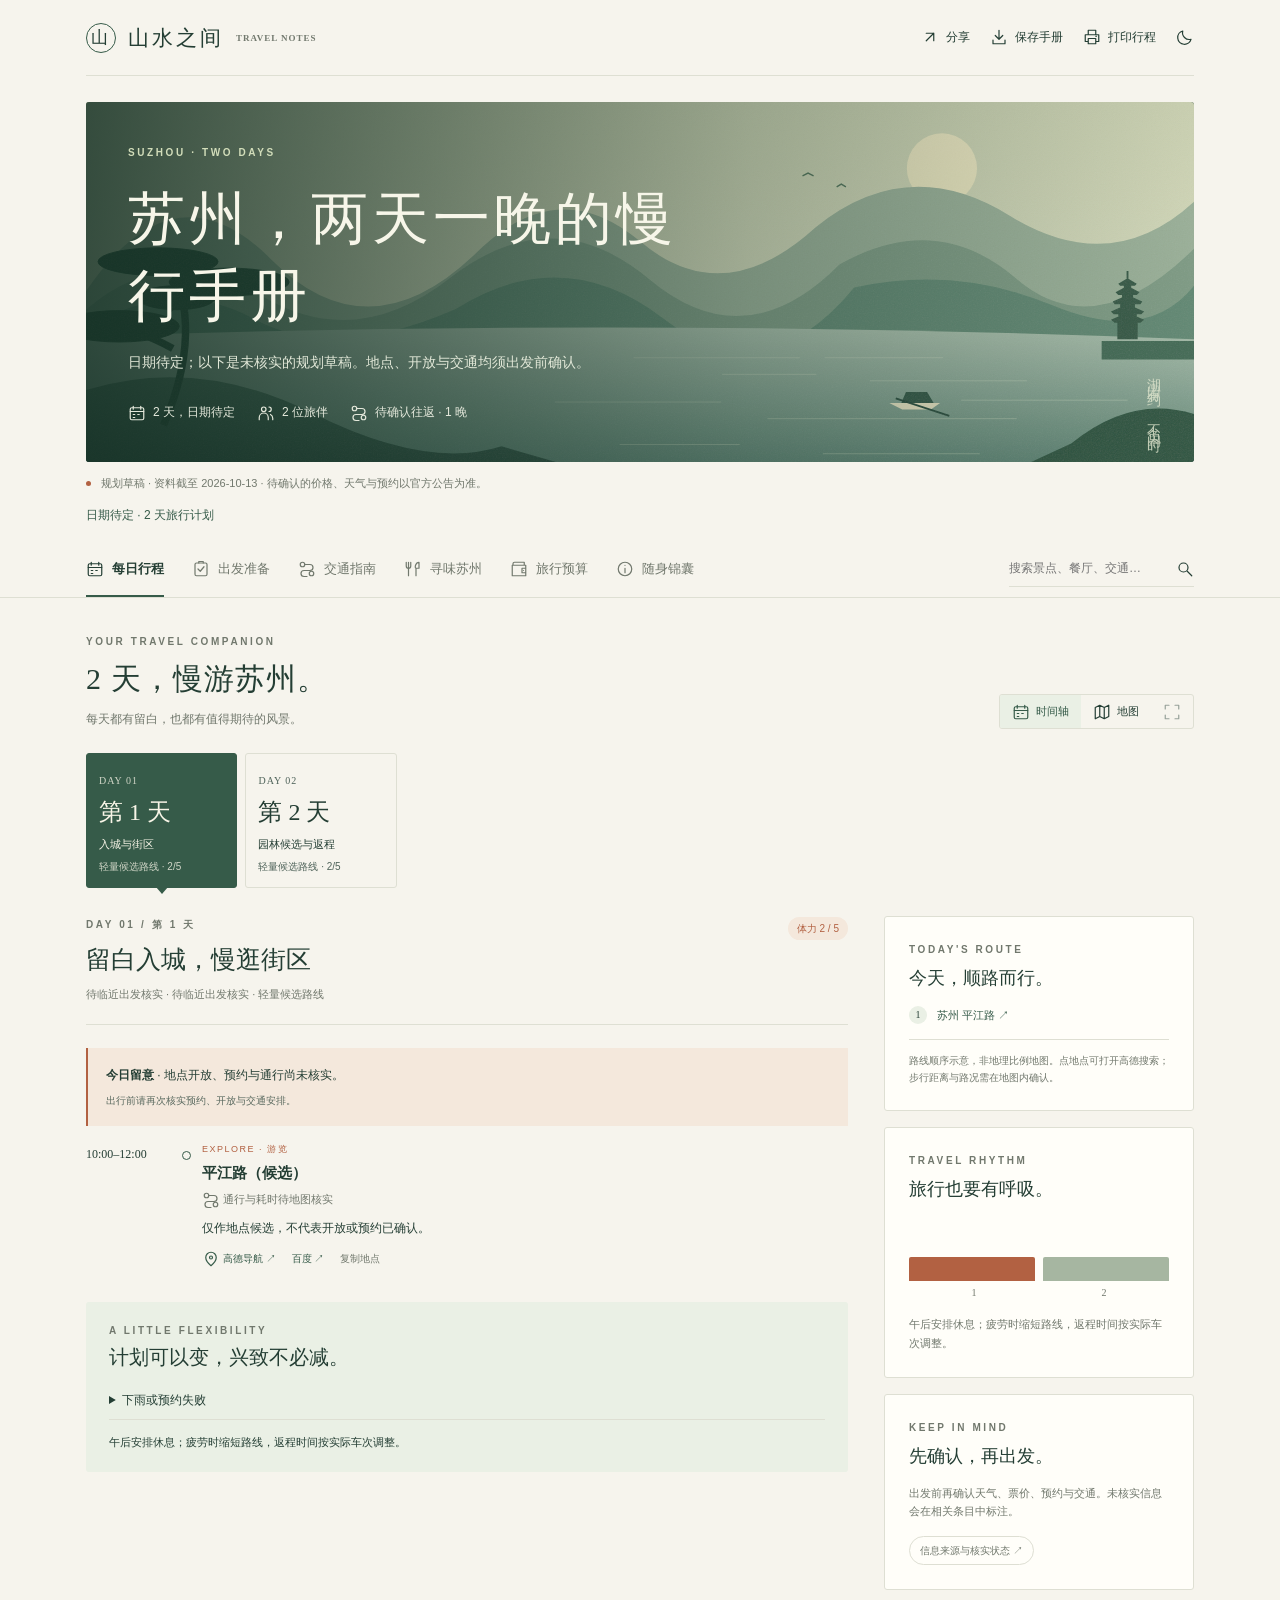
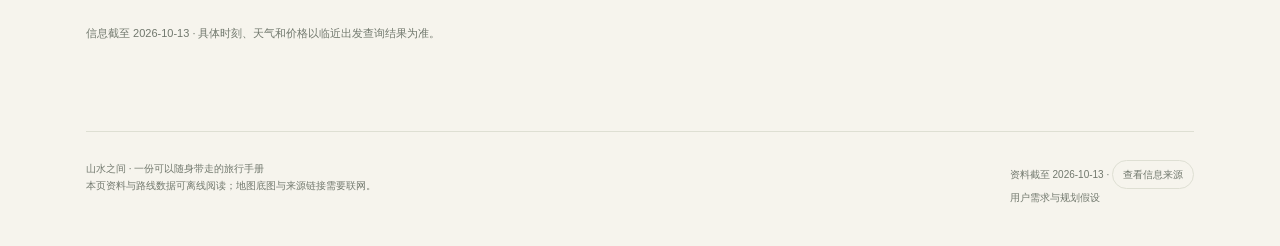
<file: docs/suzhou-draft.html>
<!doctype html>
<html lang="zh-CN">
<head>
<meta charset="utf-8"><meta name="viewport" content="width=device-width,initial-scale=1">
<meta name="color-scheme" content="light dark"><title>旅行手册</title>
<style>
:root{--masthead-height:76px;--paper:#f6f4ed;--card:#fffef9;--ink:#243e34;--muted:#71786d;--line:#dedfd3;--green:#365b49;--soft:#eaf0e5;--clay:#b26142;--claysoft:#f4e8dc;--serif:"Songti SC","Noto Serif CJK SC","STSong",serif;--sans:-apple-system,BlinkMacSystemFont,"PingFang SC","Microsoft YaHei",sans-serif}
*{box-sizing:border-box}html{scroll-behavior:smooth;scroll-padding-top:calc(var(--masthead-height) + 74px)}body{margin:0;background:var(--paper);color:var(--ink);font:14px/1.7 var(--sans)}button,input,select{font:inherit}button,a,input{ -webkit-tap-highlight-color:transparent}button{cursor:pointer}button,a{touch-action:manipulation}button:focus-visible,a:focus-visible,input:focus-visible,summary:focus-visible{outline:3px solid var(--clay);outline-offset:4px}button{color:inherit}a{color:var(--green);text-underline-offset:4px}button:disabled{opacity:.45;cursor:default}button svg{width:18px;height:18px}svg.icon{width:18px;height:18px;fill:none;stroke:currentColor;stroke-width:1.6;stroke-linecap:round;stroke-linejoin:round;vertical-align:middle;flex:none}h1,h2,h3,p{margin:0}h2{font:30px/1.35 var(--serif);letter-spacing:1px}h3{font-size:17px;line-height:1.5}small{font-size:12px}.eyebrow{font-size:10px;font-weight:600;letter-spacing:2.6px}.muted{color:var(--muted)}.wrap{max-width:1180px;margin:auto;padding:0 36px}.header-shell{position:sticky;top:0;z-index:20;background:var(--paper)}.masthead{display:flex;align-items:center;justify-content:space-between;min-height:var(--masthead-height);border-bottom:1px solid var(--line);gap:20px}.brand{display:flex;align-items:center;gap:12px;font:21px var(--serif);letter-spacing:3px}.brand-mark{height:30px;width:30px;border:1px solid var(--green);border-radius:50%;display:grid;place-items:center;font-size:17px}.mast-actions{display:flex;align-items:center;gap:20px}.text-btn{border:0;background:transparent;display:inline-flex;align-items:center;gap:7px;padding:9px 0;font-size:12px}.hero{position:relative;min-height:360px;margin:26px 0 0;overflow:hidden;background:#203f36;border-radius:3px;color:#f7f6e9;isolation:isolate}.hero-art{position:absolute;width:100%;height:100%;inset:0;z-index:-2}.hero-shade{position:absolute;inset:0;background:linear-gradient(90deg,rgba(20,47,36,.82),rgba(20,47,36,.26) 60%,transparent);z-index:-1}.hero-copy{padding:42px 42px 36px;max-width:650px}.hero .eyebrow{color:#d2ddba}.hero h1{font:57px/1.35 var(--serif);letter-spacing:4px;margin:20px 0 14px}.hero p{font-size:14px;line-height:1.9;color:#e2e8d8;white-space:pre-line}.hero-meta{margin-top:27px;display:flex;gap:22px;flex-wrap:wrap;font-size:12px;color:#e4e8db}.hero-meta>span{display:flex;align-items:center;gap:7px;min-width:0}.hero-meta>span>span{min-width:0;overflow-wrap:anywhere}.hero-stamp{position:absolute;bottom:30px;right:32px;writing-mode:vertical-rl;letter-spacing:5px;font:14px var(--serif);color:#e3e8d0;opacity:.8}.historical{display:flex;align-items:center;gap:10px;padding:12px 0;font-size:11px;color:var(--muted)}.historical .dot{width:5px;height:5px;border-radius:50%;background:var(--clay)}.nav-shell{position:sticky;top:var(--masthead-height);background:var(--paper);z-index:10;border-bottom:1px solid var(--line)}.nav-row{display:flex;align-items:center;gap:35px}.tabs{display:flex;gap:28px;flex:1}.nav-tab{padding:18px 0 15px;border:0;border-bottom:2px solid transparent;white-space:nowrap;background:none;color:var(--muted);font-size:13px;display:flex;align-items:center;gap:8px}.nav-tab[aria-selected=true]{color:var(--ink);border-bottom-color:var(--green);font-weight:600}.search-wrap{position:relative}.search-wrap input{width:185px;background:transparent;border:0;border-bottom:1px solid var(--line);padding:8px 25px 8px 0;font-size:12px;color:var(--ink)}.search-wrap .icon{position:absolute;right:0;top:10px}.search-results{position:absolute;right:0;top:47px;width:360px;max-height:430px;overflow:auto;background:var(--card);border:1px solid var(--line);padding:12px;box-shadow:0 12px 40px #142c2520;border-radius:4px}.search-results[hidden]{display:none}.search-hit{display:block;width:100%;text-align:left;background:none;border:0;border-bottom:1px solid var(--line);padding:11px;font-size:12px}.search-hit small{display:block;color:var(--muted)}main{padding-top:35px;padding-bottom:70px}.section-top{display:flex;justify-content:space-between;align-items:flex-end;gap:20px;margin-bottom:24px}.section-top p{margin-top:9px;font-size:12px;color:var(--muted)}.issue{color:var(--clay);font:italic 31px Georgia,serif}.day-picker{display:grid;grid-template-columns:repeat(7,1fr);gap:8px;margin-bottom:28px}.day-btn{padding:14px 12px 12px;text-align:left;border:1px solid var(--line);background:transparent;border-radius:3px;position:relative;min-width:0}.day-btn .day-index{font:10px Georgia,serif;letter-spacing:1px;opacity:.8}.day-btn .day-date{font:24px Georgia,serif;margin:4px 0 7px}.day-btn .day-label{font-size:11px;display:block}.day-btn .day-weather{font-size:10px;opacity:.8;display:block;margin-top:4px}.day-btn[aria-pressed=true]{background:var(--green);border-color:var(--green);color:#f8f5e7}.day-btn[aria-pressed=true]:after{content:"";position:absolute;bottom:-7px;left:calc(50% - 6px);border-left:6px solid transparent;border-right:6px solid transparent;border-top:7px solid var(--green)}.journey-grid{display:grid;grid-template-columns:minmax(0,1fr) 310px;gap:36px}.day-heading{padding-bottom:20px;border-bottom:1px solid var(--line);margin-bottom:23px;display:flex;justify-content:space-between;gap:12px}.day-heading h3{font:25px/1.5 var(--serif)}.day-heading p{font-size:11px;color:var(--muted);margin-top:7px}.pill{display:inline-flex;gap:5px;align-items:center;border:1px solid var(--line);padding:2px 8px;border-radius:20px;font-size:10px;white-space:nowrap}.pill.warm{border-color:transparent;background:var(--claysoft);color:var(--clay)}.timeline{position:relative}.stop{position:relative;display:grid;grid-template-columns:87px minmax(0,1fr);padding:0 0 27px;gap:20px}.stop:before{content:"";position:absolute;left:99px;top:15px;bottom:0;width:1px;background:var(--line)}.stop:last-child:before{display:none}.stop:after{content:"";position:absolute;left:96px;top:9px;width:7px;height:7px;border-radius:50%;border:1px solid var(--green);background:var(--paper)}.stop-time{font:12px/1.8 Georgia,serif;padding-top:2px;white-space:nowrap}.stop-body{padding-left:9px;min-width:0}.stop-type{font-size:9px;letter-spacing:1.5px;color:var(--clay);margin-bottom:4px}.stop h4{font-size:15px;font-weight:600;line-height:1.6;margin:0}.stop-transport{font-size:11px;color:var(--muted);margin-top:5px}.stop-blurb{font-size:12px;margin-top:8px;line-height:1.9}.stop-actions{display:flex;align-items:center;gap:16px;margin-top:8px}.map-link,.copy-btn{font-size:10px;background:none;border:0;padding:2px 0;color:var(--green);text-decoration:none}.copy-btn{color:var(--muted)}details>summary{cursor:pointer;font-size:11px;color:var(--muted);padding:9px 0}details[open]>summary{color:var(--ink)}ul{padding-left:18px}li{margin:6px 0}.detail-notes{font-size:12px;line-height:1.9}.side-card{padding:24px;background:var(--card);border:1px solid var(--line);border-radius:3px;margin-bottom:16px}.side-card h3{font:18px var(--serif);margin:8px 0 16px}.route{display:flex;flex-direction:column}.route-node{position:relative;display:flex;gap:10px;font-size:11px;padding:0 0 15px;line-height:1.7}.route-node:before{content:attr(data-number);width:18px;height:18px;border-radius:50%;background:var(--soft);display:grid;place-items:center;font:10px Georgia,serif;flex:none;z-index:1}.route-node:after{content:"";position:absolute;top:17px;bottom:0;left:8px;width:1px;background:var(--line)}.route-node:last-child{padding-bottom:0}.route-node:last-child:after{display:none}.route-node a{text-decoration:none}.aside-note{font-size:10px;color:var(--muted);margin-top:15px;border-top:1px solid var(--line);padding-top:12px}.intensity-bars{height:60px;display:flex;align-items:flex-end;gap:8px;margin:20px 0 6px}.bar-day{flex:1;height:100%;display:flex;align-items:flex-end}.bar{width:100%;background:#a6b6a1;border-radius:2px 2px 0 0}.bar.active{background:var(--clay)}.bar-labels{display:flex;justify-content:space-around;font:10px Georgia,serif;color:var(--muted)}.soft-note{padding:16px 18px;border-left:2px solid var(--clay);background:var(--claysoft);font-size:12px;line-height:1.9;margin:16px 0}.alternative{background:var(--soft);padding:20px 23px;border-radius:3px;margin-top:5px}.alternative h3{font:20px var(--serif);margin:5px 0 10px}.alternative summary{color:var(--ink);font-size:12px;border-bottom:1px solid var(--line)}.alternative details p{font-size:12px;padding:10px 0}.foot-note{font-size:11px;color:var(--muted);padding:18px 0}.view-toggle{flex-shrink:0;display:flex;border:1px solid var(--line);border-radius:3px;overflow:hidden}.view-toggle button{white-space:nowrap;padding:7px 12px;background:transparent;border:0;font-size:11px}.view-toggle button[aria-pressed=true]{background:var(--soft);color:var(--green)}.wide-route{padding:30px;max-width:700px;margin:0 auto;background:var(--card);border:1px solid var(--line)}.wide-route .route-node{font-size:14px;padding-bottom:25px}.wide-route .route-node small{display:block;color:var(--muted)}.content-grid{display:grid;grid-template-columns:repeat(2,minmax(0,1fr));gap:20px}.content-card{border:1px solid var(--line);padding:25px;background:var(--card);border-radius:3px;min-width:0}.content-card h3{font:22px var(--serif);margin:5px 0 15px}.content-card p{font-size:12px}.list-row{padding:14px 0;border-bottom:1px solid var(--line)}.list-row:last-child{border-bottom:0}.check-row{display:grid;grid-template-columns:20px 1fr;gap:11px;padding:17px 0;border-bottom:1px solid var(--line)}.check-row input{accent-color:var(--green);width:17px;height:17px;margin-top:5px}.check-row strong{font-size:13px;font-weight:500}.check-row p{font-size:11px;color:var(--muted);margin-top:6px}.check-row:has(input:checked) strong{color:var(--muted);text-decoration:line-through}.check-progress{height:3px;background:var(--line);margin:13px 0 5px}.check-progress div{height:100%;background:var(--green)}.plain-button{min-height:40px;border:1px solid var(--line);background:var(--card);padding:9px 14px;font-size:11px;border-radius:3px}.budget-layout{display:grid;grid-template-columns:1.15fr 1fr;gap:35px}.budget-summary{background:var(--green);padding:30px;color:#f7f5e7;border-radius:3px;margin-bottom:20px}.budget-summary h3{font-size:12px;font-weight:400;opacity:.85}.budget-total{font:52px/1.3 Georgia,serif;margin:12px 0}.budget-total small{font:15px var(--sans)}.budget-summary p{font-size:12px}.budget-controls{display:flex;justify-content:space-between;align-items:center;gap:18px;margin-bottom:20px}.budget-controls input{background:var(--card);color:var(--ink);width:70px;padding:7px;border:1px solid var(--line);border-radius:2px}.tier-tabs{display:flex;gap:7px}.tier-tabs button{min-height:40px;border:1px solid var(--line);background:none;padding:8px 13px;font-size:12px;border-radius:3px}.tier-tabs button[aria-pressed=true]{background:var(--soft);border-color:var(--green)}.budget-line{padding:15px 0;border-bottom:1px solid var(--line)}.budget-line>div:first-child{display:flex;justify-content:space-between;font-size:12px}.budget-track{height:3px;background:var(--line);margin:10px 0 6px}.budget-track div{height:100%;background:#8eaa8f}.budget-line small{color:var(--muted);font-size:10px}.archive{margin-top:30px;border-top:1px solid var(--line);padding-top:15px}.archive summary{font-size:12px}.reference-chunk{font-size:12px;overflow-wrap:anywhere}.reference-chunk details{padding-left:10px;border-left:1px solid var(--line);margin:9px 0}.reference-chunk summary{color:var(--ink);font-size:12px}.reference-chunk p{margin:7px 0}.reference-chunk strong{font-weight:600}.label-key{color:var(--muted);font-size:10px;display:inline-block;margin-right:7px}footer{border-top:1px solid var(--line);padding:28px 0 40px;display:flex;justify-content:space-between;gap:20px;font-size:10px;color:var(--muted)}footer a{color:var(--muted)}.toast{position:fixed;bottom:28px;left:50%;transform:translateX(-50%);background:var(--ink);color:var(--paper);border-radius:3px;padding:11px 20px;font-size:12px;z-index:50;box-shadow:0 5px 30px #0002}.toast[hidden]{display:none}.source-btn{font-size:10px;background:transparent;border:1px solid var(--line);padding:5px 10px;border-radius:20px;color:var(--muted)}.source-dialog{max-width:560px;width:calc(100% - 36px);background:var(--card);color:var(--ink);border:1px solid var(--line);padding:30px;border-radius:5px;box-shadow:0 20px 80px #0003}.source-dialog::backdrop{background:#142b2570}.source-dialog p{margin:13px 0;font-size:12px}.source-dialog h2{font-size:24px}.source-dialog .close-dialog{float:right;border:0;background:transparent;font-size:22px}.source-dialog a{overflow-wrap:anywhere}body[data-theme=dark]{--paper:#182923;--card:#20352b;--ink:#e6e8d9;--muted:#adb8a7;--line:#3e5144;--green:#a9c5a0;--soft:#2b4435;--clay:#dda17e;--claysoft:#3e352a}body[data-theme=dark] .day-btn[aria-pressed=true],body[data-theme=dark] .budget-summary{background:#365b49;border-color:#365b49}body[data-theme=dark] .day-btn[aria-pressed=true]:after{border-top-color:#365b49}
@media(min-width:1440px){.hero{min-height:390px}.hero-copy{padding-top:50px}}
@media(max-width:1000px){.wrap{padding:0 24px}.tabs{gap:20px}.nav-row{gap:20px}.search-wrap input{width:135px}.journey-grid{grid-template-columns:minmax(0,1fr) 265px;gap:25px}.side-card{padding:20px}.day-btn{padding:12px 9px}.day-btn .day-weather{font-size:9px}.budget-layout{gap:24px}}
@media(max-width:760px){.wrap{padding:0 20px}:root{--masthead-height:65px}html{scroll-padding-top:calc(var(--masthead-height) + 16px)}.brand{font-size:19px;white-space:nowrap;gap:8px}.brand .eyebrow{display:none}.mast-actions{gap:4px}.mast-actions .text-btn{min-width:36px;min-height:44px;justify-content:center}.mast-actions .label{display:none}.hero{margin-top:18px;min-height:350px}.hero-copy{padding:32px 25px}.hero h1{font-size:clamp(30px,9vw,36px);letter-spacing:1px;margin:28px 0 17px}.hero p{font-size:12px}.hero-meta{display:grid;grid-template-columns:max-content minmax(0,1fr);column-gap:20px;row-gap:10px;font-size:11px;line-height:1.7;margin-top:28px}.hero-meta .meta-date{grid-column:1/-1}.hero-meta .icon{width:16px;height:16px}.hero-meta>span{align-items:flex-start}.hero-meta .icon{margin-top:1px}.hero-stamp{display:none}.hero-art{width:160%;left:-35%}.hero-shade{background:linear-gradient(90deg,#173e32c9,#173e3270 70%,#173e3210)}.historical{font-size:10px;line-height:1.7;padding:13px 0;align-items:flex-start}.historical .dot{margin-top:6px;flex:none}.nav-shell{border:0;position:static}.nav-row{display:block}.tabs{position:fixed;bottom:0;left:0;right:0;background:var(--card);border-top:1px solid var(--line);padding:7px 9px max(8px,env(safe-area-inset-bottom));z-index:30;display:grid;grid-template-columns:repeat(6,1fr);gap:0}.nav-tab{display:flex;flex-direction:column;gap:3px;padding:5px 0;border:0;font-size:9px;line-height:1.5;border-radius:4px}.nav-tab .icon{width:19px;height:19px}.nav-tab[aria-selected=true]{background:var(--soft)}.search-wrap{margin:5px 0 0}.search-wrap input{width:100%;font-size:12px;padding:11px 25px 11px 0}.search-wrap .icon{top:13px}.search-results{width:100%;top:42px;z-index:20}.section-top{align-items:center;margin-bottom:20px}.section-top h2{font-size:24px}.section-top p{font-size:11px;max-width:235px}.issue{font-size:25px}main{padding-top:27px;padding-bottom:28px}.day-picker{display:flex;overflow-x:auto;gap:7px;margin-right:-20px;padding-right:20px;padding-bottom:9px;scrollbar-width:thin}.day-btn{flex:0 0 100px;padding:12px}.day-btn .day-date{font-size:25px}.day-btn .day-weather{font-size:9px}.journey-grid{display:block}.day-heading{margin-top:6px}.day-heading h3{font-size:23px}.day-heading .pill{font-size:9px}.stop{grid-template-columns:72px minmax(0,1fr);gap:15px;padding-bottom:28px}.stop:before{left:81px}.stop:after{left:78px}.stop-time{font-size:10px;padding-top:4px}.stop-body{padding-left:5px}.stop h4{font-size:14px}.stop-blurb{font-size:11px}.stop-transport{font-size:10px}.side-card{margin-top:16px}.journey-aside{display:grid;grid-template-columns:1fr;gap:0}.content-grid{grid-template-columns:1fr}.content-card{padding:23px}.budget-layout{display:block}.budget-controls{flex-wrap:wrap}.budget-summary{padding:26px}.budget-total{font-size:46px}.view-toggle button{white-space:nowrap;padding:6px 9px;font-size:10px}.foot-note{font-size:10px}footer{padding-bottom:105px;display:block;font-size:9px}footer>div+div{margin-top:10px}.toast{bottom:85px;max-width:90%;width:max-content}.source-btn{font-size:9px}.reference-chunk{font-size:11px}.wide-route{padding:22px}.eyebrow{font-size:9px}}
@media(prefers-reduced-motion:reduce){html{scroll-behavior:auto}}
@media print{.header-shell{position:static}body{--paper:white;--card:white;--ink:#22382e;--muted:#555;--line:#ddd;--green:#365b49;--soft:#eef2eb;--clay:#9f583d;--claysoft:#f5ede5;font-size:11px}.nav-shell,.mast-actions,.day-picker,.view-toggle,.search-results,.toast,.source-btn,.copy-btn{display:none!important}.hero{min-height:200px;print-color-adjust:exact}.hero-copy{padding:25px}.hero h1{font-size:35px}.hero-meta{margin-top:12px}.journey-grid{display:block}.journey-aside{display:none}.wrap{padding:0 15px}.stop{break-inside:avoid}.print-day{break-before:page}.print-day:first-child{break-before:auto}footer{padding-bottom:10px}h2{font-size:24px}main{padding-top:20px}.budget-layout{display:block}}

.back-top{position:fixed;right:28px;bottom:90px;width:40px;height:40px;border:1px solid var(--line);border-radius:50%;background:var(--card);z-index:34;font-size:18px}.back-top[hidden]{display:none}@media(max-width:760px){.back-top{right:22px;bottom:147px}}@media print{.back-top{display:none!important}}
.inline-copy{padding:1px 4px;border:1px solid var(--line);background:var(--soft);border-radius:3px;font-size:inherit;color:var(--green)}.inline-source{font-size:10px;padding:1px 6px}.duplicate-warning{font-size:11px;color:var(--clay);background:var(--claysoft);padding:6px 8px;margin:6px 0}.travel-status{padding:0 0 15px;font-size:12px;color:var(--green)}.hours-table{overflow:auto}.hours-table table{border-collapse:collapse;width:100%;font-size:11px}.hours-table td,.hours-table th{padding:11px 12px;border-bottom:1px solid var(--line);text-align:left;vertical-align:top}.hours-table td:first-child{min-width:150px}.hours-table td:nth-child(2){min-width:260px}.bar-day{padding:0;border:0;background:transparent;cursor:pointer}.bar-day:hover .bar{background:var(--clay)}

/* Shared SVG icons and narrow-screen text alignment. */
.icon-warning{color:var(--clay)}.inline-copy{display:inline-flex;align-items:center;gap:4px;max-width:100%;vertical-align:middle;text-align:left;overflow-wrap:anywhere;line-height:1.7}.inline-copy .icon,.inline-source .icon{width:12px;height:12px}.check-row{align-items:start;gap:11px}.check-row>span{min-width:0;overflow-wrap:anywhere}.check-row input{margin:4px 0 0;appearance:none;border:1px solid var(--muted);border-radius:3px;background:var(--card);display:grid;place-items:center}.check-row input:checked{background:var(--green);border-color:var(--green)}.check-row input:checked:after{content:"";width:5px;height:9px;border:solid var(--card);border-width:0 2px 2px 0;transform:translateY(-1px) rotate(45deg)}.check-row strong{font-weight:600;line-height:1.7}.check-row p{font-weight:400;line-height:1.9}.check-row p strong{font-weight:500}.check-row .icon{width:15px;height:15px;margin-right:3px;vertical-align:-2px}.check-row .inline-copy .icon{width:11px;height:11px;margin:0}.close-dialog{width:36px;height:36px;display:grid;place-items:center}.back-top{display:grid;place-items:center}.back-top[hidden]{display:none}

.page-loading{position:fixed;inset:0;z-index:200;display:grid;place-content:center;justify-items:center;gap:16px;background:var(--paper);padding:28px;text-align:center}.page-loading[hidden]{display:none}.page-loading strong{font-size:15px;font-weight:500}.page-loading p{font-size:12px;color:var(--muted)}.loading-spinner{width:30px;height:30px;border:2px solid var(--line);border-top-color:var(--green);border-radius:50%;animation:loading-turn .9s linear infinite}@keyframes loading-turn{to{transform:rotate(360deg)}}@media(prefers-reduced-motion:reduce){.loading-spinner{animation:none}}
.hero-map{display:inline-flex;align-items:center;gap:8px;margin-top:19px;min-height:42px;padding:8px 14px;border:1px solid #dce5d66b;border-radius:4px;background:#173e324d;color:#f7f6e9;font-size:12px}.hero-map[hidden]{display:none}.view-toggle button{display:inline-flex;align-items:center;justify-content:center;gap:6px}@media(max-width:760px){.section-top:has(.view-toggle){flex-wrap:wrap}.section-top .view-toggle{width:100%;display:grid;grid-template-columns:1fr 1fr 44px}.section-top .view-toggle button{min-height:44px;font-size:12px}.section-top .view-toggle .icon{width:17px;height:17px}}
/* ===== 🗺️ 高德地图模块样式 ===== */
/* ==========================================================================
   part-map.css —— 高德地图模块样式
   全部类名以 am- 前缀，不与既有 117 个类冲突；沿用页面设计令牌
   （西湖青绿 --teal / 桂花金 --gold / 水墨灰 --ink-*，圆角 12—16px，阴影克制）
   ========================================================================== */

/* ---------- 通用小件 ---------- */
.am-num{font-family:var(--fm);font-variant-numeric:tabular-nums}
.am-btn{
  display:inline-flex;align-items:center;justify-content:center;gap:5px;
  min-height:36px;padding:6px 12px;border-radius:10px;background:var(--bg-2);
  border:1px solid var(--line-2);font-size:12.5px;font-weight:550;color:var(--ink-2);
  text-decoration:none;transition:transform .1s;
}
.am-btn:active{transform:scale(.97)}
.am-btn-pri{background:var(--teal);border-color:var(--teal);color:#fff}
.am-btn-pri:active{background:var(--teal-d)}
.am-tag{
  display:inline-block;font-style:normal;font-size:10px;line-height:1.4;padding:1px 6px;
  border-radius:20px;background:var(--bg-2);color:var(--ink-3);border:1px solid var(--line);
  margin-left:5px;vertical-align:1px;white-space:nowrap;font-family:var(--ff);font-weight:600;
}
.am-tag-api{background:rgba(192,138,46,.14);border-color:rgba(192,138,46,.4);color:var(--gold-d)}
body[data-theme="dark"] .am-tag-api{color:var(--gold-l)}
.am-tag-w{background:rgba(92,138,78,.13);border-color:rgba(92,138,78,.38);color:#4d7a41}
body[data-theme="dark"] .am-tag-w{color:#9ac98a}
.am-tag-g{background:rgba(74,124,116,.1);border-color:rgba(74,124,116,.3);color:var(--teal-d)}
body[data-theme="dark"] .am-tag-g{color:var(--teal-l)}
.am-off{display:none !important}
.am-spin{
  width:24px;height:24px;border-radius:50%;margin:0 auto 9px;
  border:2.5px solid var(--line-2);border-top-color:var(--teal);
  animation:am-rot .85s linear infinite;
}
@keyframes am-rot{to{transform:rotate(360deg)}}
@media (prefers-reduced-motion:reduce){
  .am-spin{animation-duration:2.4s}
  .am-mask .am-panel,.am-mk,.am-dbody,.am-drawer{transition:none !important;animation:none !important}
}

/* ---------- 右下角浮动地图按钮（位于既有 #fab 之上，不遮挡 Tab Bar） ---------- */
.am-fab{
  position:fixed;
  right:calc(50% - var(--maxw)/2 + 12px);
  bottom:calc(var(--tab-h) + env(safe-area-inset-bottom) + 14px + 54px);
  z-index:66;width:48px;height:48px;border-radius:50%;
  background:linear-gradient(160deg,var(--teal),var(--teal-d));
  border:1px solid rgba(255,255,255,.28);color:#fff;
  box-shadow:0 2px 6px rgba(28,39,37,.16),0 8px 22px rgba(74,124,116,.3);
  display:grid;place-items:center;
}
.am-fab:active{transform:scale(.94)}
.am-fab-i{font-size:20px;line-height:1}
@media (max-width:504px){.am-fab{right:12px}}
@media print{.am-fab{display:none !important}}

/* ---------- 📅 行程 Tab：分段切换 ---------- */
.am-segwrap{margin:2px 0 4px}
.am-seg{
  display:flex;gap:0;border:1px solid var(--line-2);border-radius:12px;overflow:hidden;
  background:var(--card);box-shadow:var(--shadow);
}
.am-segb{
  flex:1;min-height:44px;padding:10px 6px;font-size:13.5px;font-weight:600;
  background:var(--card);color:var(--ink-3);border-right:1px solid var(--line);
  display:flex;align-items:center;justify-content:center;gap:5px;
}
.am-segb.on{background:var(--teal);color:#fff}
.am-segb-full{flex:0 0 46px;border-right:0;font-size:15px;color:var(--ink-3)}
.am-segb-full:active{background:var(--bg-2)}

/* ---------- 内嵌地图 ---------- */
.am-inline{display:none;margin:8px 0 12px}
.am-inline.on{display:block;animation:am-fade .24s ease}
@keyframes am-fade{from{opacity:0;transform:translateY(5px)}to{opacity:1;transform:none}}
.am-in-hd{
  display:flex;align-items:center;gap:9px;padding:9px 11px;
  background:var(--card);border:1px solid var(--line);border-bottom:0;
  border-radius:var(--r) var(--r) 0 0;
}
.am-in-dot{width:10px;height:10px;border-radius:50%;background:var(--amc,var(--teal));flex:0 0 auto;
  box-shadow:0 0 0 3px rgba(74,124,116,.2)}
.am-in-tt{flex:1;min-width:0}
.am-in-t{font-size:13.5px;color:var(--ink-2);line-height:1.4}
.am-in-t b{color:var(--ink);font-family:var(--fm);font-size:14px}
.am-in-s{font-size:11.5px;color:var(--ink-3);line-height:1.45;overflow:hidden;text-overflow:ellipsis;white-space:nowrap}
.am-in-loc{width:44px;height:38px;border-radius:10px;background:var(--bg-2);border:1px solid var(--line);
  font-size:16px;color:var(--ink-2);flex:0 0 auto}
.am-in-loc:active{background:var(--teal);color:#fff}
.am-in-stage{position:relative;border:1px solid var(--line);background:var(--card-2)}
.am-in-stage>.am-map{height:58vh;min-height:330px;width:100%}
.am-inline.am-degraded .am-in-stage>.am-map{display:none}
.am-inline.am-degraded .am-in-stage{border-radius:0}
.am-in-load{
  position:absolute;inset:0;display:none;place-content:center;text-align:center;
  background:var(--card-2);color:var(--ink-3);font-size:13px;z-index:3;
}
.am-in-load.on{display:grid}
.am-in-fb{display:none;max-height:58vh;overflow-y:auto;-webkit-overflow-scrolling:touch}
.am-in-fb.on{display:block}
.am-in-ft{
  background:var(--card);border:1px solid var(--line);border-top:0;
  border-radius:0 0 var(--r) var(--r);padding:9px 11px;
}
.am-in-sum{font-size:12px;color:var(--ink-2);line-height:1.6}
.am-in-act{display:flex;gap:7px;flex-wrap:wrap;margin-top:8px}
.am-in-act .am-btn{flex:1 1 auto;min-width:96px}

/* ---------- 全屏浮层 ---------- */
.am-mask{
  position:fixed;inset:0;z-index:170;background:rgba(10,18,16,.55);
  display:none;backdrop-filter:blur(2px);-webkit-backdrop-filter:blur(2px);
}
.am-mask.on{display:block}
.am-panel{
  position:absolute;top:0;bottom:0;left:50%;transform:translateX(-50%);
  width:100%;max-width:var(--maxw);background:var(--bg);
  display:flex;flex-direction:column;overflow:hidden;
  box-shadow:var(--shadow-lg);animation:am-up .26s cubic-bezier(.3,.8,.3,1);
}
@keyframes am-up{from{transform:translate(-50%,14px);opacity:.4}to{transform:translate(-50%,0);opacity:1}}
.am-top{
  flex:0 0 auto;display:flex;align-items:center;gap:9px;
  padding:calc(env(safe-area-inset-top) + 8px) 10px 8px;
  background:linear-gradient(160deg,var(--teal) 0%,var(--teal-d) 100%);color:#fff;
}
.am-top-x,.am-top-b{
  width:44px;height:44px;border-radius:12px;flex:0 0 auto;display:grid;place-items:center;
  background:rgba(255,255,255,.16);color:#fff;font-size:17px;line-height:1;
}
.am-top-x:active,.am-top-b:active{background:rgba(255,255,255,.32)}
.am-top-t{flex:1;min-width:0}
.am-top-h{font-size:14.5px;font-weight:650;letter-spacing:.3px}
.am-top-s{font-size:11px;opacity:.86;line-height:1.4;overflow:hidden;text-overflow:ellipsis;white-space:nowrap}

/* ---------- 横滑 chips（容器内滚动，禁止整页横向溢出） ---------- */
.am-chips{
  flex:0 0 auto;display:flex;gap:7px;overflow-x:auto;-webkit-overflow-scrolling:touch;
  padding:8px 10px;scrollbar-width:none;background:var(--card);border-bottom:1px solid var(--line);
  max-width:100%;
}
.am-chips::-webkit-scrollbar{display:none}
.am-chips-cat{padding-top:0;background:var(--card)}
.am-chip{
  flex:0 0 auto;display:inline-flex;align-items:center;gap:5px;
  min-height:34px;padding:5px 11px;border-radius:20px;font-size:12.5px;font-weight:600;
  background:var(--bg-2);border:1px solid var(--line-2);color:var(--ink-3);white-space:nowrap;
}
.am-chip:active{transform:scale(.96)}
.am-mchip .am-dot{width:8px;height:8px;border-radius:50%;background:var(--amc,var(--teal));flex:0 0 auto}
.am-mchip.on{background:var(--teal);border-color:var(--teal);color:#fff}
.am-mchip.on .am-dot{background:#fff;box-shadow:0 0 0 2px rgba(255,255,255,.35)}
.am-cchip.on{background:rgba(192,138,46,.14);border-color:rgba(192,138,46,.45);color:var(--gold-d)}
body[data-theme="dark"] .am-cchip.on{color:var(--gold-l)}
.am-cchip::before{content:"○";font-size:11px;opacity:.6}
.am-cchip.on::before{content:"●";opacity:1}

/* ---------- 地图画布（绝对定位 → 有真实像素高度，绝不塌成 0） ---------- */
.am-canvas{position:relative;flex:1 1 auto;min-height:0;background:var(--card-2);overflow:hidden}
.am-canvas>.am-map{position:absolute;top:0;left:0;right:0;bottom:0;width:100%;height:100%}
.am-canvas .amap-logo,.am-canvas .amap-copyright{opacity:.55}
.am-load{
  position:absolute;inset:0;display:none;place-content:center;text-align:center;z-index:6;
  background:var(--card-2);color:var(--ink-3);font-size:13px;
}
.am-load.on{display:grid}
.am-pill{
  position:absolute;left:50%;top:8px;transform:translate(-50%,-6px);z-index:7;
  background:rgba(28,39,37,.9);color:#fff;font-size:11.5px;padding:5px 12px;border-radius:20px;
  opacity:0;pointer-events:none;transition:opacity .2s,transform .2s;max-width:90%;text-align:center;
}
.am-pill.on{opacity:1;transform:translate(-50%,0)}
.am-fbwrap{
  position:absolute;inset:0;display:none;overflow-y:auto;-webkit-overflow-scrolling:touch;
  background:var(--bg);z-index:8;padding:12px 12px 20px;
}
.am-fbwrap.on{display:block}

/* ---------- 图例 ---------- */
.am-legend{
  position:absolute;right:8px;bottom:8px;z-index:5;display:none;
  background:rgba(255,255,255,.93);border:1px solid var(--line);border-radius:10px;
  padding:7px 9px;font-size:10.5px;color:var(--ink-2);box-shadow:var(--shadow);
  max-width:132px;line-height:1.5;
}
body[data-theme="dark"] .am-legend{background:rgba(24,33,36,.93)}
.am-legend.on{display:block}
.am-lg-t{font-size:9.5px;letter-spacing:.8px;color:var(--ink-4);font-weight:650;margin:4px 0 2px;text-transform:uppercase}
.am-lg-t:first-child{margin-top:0}
.am-lg-r{display:flex;align-items:center;gap:5px;white-space:nowrap}
.am-lg-r span{color:var(--ink-4);font-family:var(--fm)}
.am-lg-r i{width:9px;height:9px;border-radius:50%;flex:0 0 auto}
.am-lg-l{width:16px;height:0;border-top-width:2.5px;border-top-style:solid;flex:0 0 auto}
.am-lg-solid{border-top-color:var(--teal);border-top-style:solid}
.am-lg-mtn{border-top-color:#5c8a4e;border-top-style:dotted;border-top-width:3px}
.am-lg-boat{border-top-color:#3c7fb5;border-top-style:dashed}

/* ---------- 底部可上拉抽屉 ---------- */
.am-drawer{
  flex:0 0 auto;background:var(--card);border-top:1px solid var(--line);
  box-shadow:0 -3px 14px rgba(28,39,37,.08);display:flex;flex-direction:column;
  max-height:56vh;
}
.am-dhd{
  flex:0 0 auto;display:flex;align-items:center;gap:8px;width:100%;
  min-height:52px;padding:7px 12px calc(7px + env(safe-area-inset-bottom) * .2);
  text-align:left;
}
.am-grab{
  position:absolute;left:50%;top:5px;transform:translateX(-50%);
  width:38px;height:4px;border-radius:3px;background:var(--line-2);
}
.am-dhd{position:relative;padding-top:13px}
.am-dsum{flex:1;min-width:0;font-size:12px;color:var(--ink-2);line-height:1.5}
.am-dsum b{color:var(--ink);font-family:var(--fm);font-size:13px}
.am-dsum-x,.am-dsum-api{
  display:inline-block;margin-left:6px;font-size:10px;padding:1px 6px;border-radius:20px;
  background:var(--bg-2);color:var(--ink-4);border:1px solid var(--line);
}
.am-dsum-api{background:rgba(192,138,46,.14);border-color:rgba(192,138,46,.4);color:var(--gold-d);font-family:var(--fm)}
body[data-theme="dark"] .am-dsum-api{color:var(--gold-l)}
.am-darrow{flex:0 0 auto;font-size:15px;color:var(--ink-4);transition:transform .24s}
.am-drawer.am-open .am-darrow{transform:rotate(180deg)}
.am-dbody{
  flex:1 1 auto;max-height:0;overflow:hidden;transition:max-height .28s cubic-bezier(.3,.8,.3,1);
  border-top:1px solid transparent;
}
.am-drawer.am-open .am-dbody{max-height:calc(56vh - 52px);overflow-y:auto;-webkit-overflow-scrolling:touch;border-top-color:var(--line)}
.am-dtip{
  font-size:11.5px;line-height:1.65;color:var(--ink-3);padding:9px 12px;
  background:var(--card-2);border-bottom:1px solid var(--line);
}
.am-dtip b{color:var(--ink-2);font-family:var(--fm)}
.am-dlist{padding:4px 0 10px}
.am-dayrow{
  display:grid;grid-template-columns:14px 1fr auto;grid-template-areas:"i t m" "i d d";
  gap:2px 8px;width:100%;text-align:left;padding:9px 12px;min-height:44px;
  border-bottom:1px solid var(--line);align-items:center;
}
.am-dayrow:active{background:var(--bg-2)}
.am-dayrow i{grid-area:i;width:10px;height:10px;border-radius:50%;background:var(--amc,var(--teal))}
.am-dr-t{grid-area:t;font-size:13px;font-weight:650;color:var(--ink)}
.am-dr-t em{font-style:normal;font-family:var(--fm);color:var(--ink-4);font-size:11.5px;margin-left:5px}
.am-dr-d{grid-area:d;font-size:11.5px;color:var(--ink-3);line-height:1.5}
.am-dr-m{grid-area:m;font-size:11px;color:var(--ink-4);white-space:nowrap}
.am-legrow{
  display:flex;gap:8px;align-items:flex-start;padding:8px 12px 8px 15px;
  border-bottom:1px dashed var(--line);cursor:pointer;min-height:44px;
}
.am-legrow:active{background:var(--bg-2)}
.am-legrow.am-api{background:rgba(192,138,46,.045)}
.am-lr-ic{font-size:14px;line-height:1.5;flex:0 0 auto}
.am-lr-bd{flex:1;min-width:0;display:flex;flex-direction:column;gap:2px}
.am-lr-t{font-size:12.5px;color:var(--ink-2);font-weight:600;line-height:1.6}
.am-lr-n{font-size:11.5px;color:var(--ink-3);line-height:1.6}
.am-stoprow{
  display:flex;gap:9px;align-items:center;width:100%;text-align:left;
  padding:9px 12px;min-height:46px;border-bottom:1px solid var(--line);
}
.am-stoprow:active{background:var(--bg-2)}
.am-stoprow.on{background:rgba(74,124,116,.09);box-shadow:inset 3px 0 0 var(--amc,var(--teal))}
.am-sr-no{
  flex:0 0 auto;width:24px;height:24px;border-radius:50%;background:var(--amc,var(--teal));
  color:#fff;font-size:12px;font-weight:700;display:grid;place-items:center;
}
.am-sr-bd{flex:1;min-width:0;display:flex;flex-direction:column;gap:1px}
.am-sr-t{font-size:13.5px;font-weight:600;color:var(--ink);line-height:1.45}
.am-sr-t em{font-style:normal;font-family:var(--fm);font-size:11.5px;color:var(--ink-4);margin-right:6px}
.am-sr-a{font-size:11px;color:var(--ink-4);line-height:1.5;overflow:hidden;text-overflow:ellipsis;
  display:-webkit-box;-webkit-line-clamp:2;-webkit-box-orient:vertical}
.am-sr-r{font-size:10.5px;color:var(--gold-d)}
body[data-theme="dark"] .am-sr-r{color:var(--gold-l)}

/* ---------- 地图 Marker（圆形徽标 + 当日序号；起/终点特殊形状） ---------- */
.am-mk{
  --amc:#4a7c74;
  width:27px;height:27px;border-radius:50%;background:var(--amc);
  border:2px solid #fff;box-shadow:0 2px 7px rgba(0,0,0,.32);
  display:grid;place-items:center;cursor:pointer;
  transition:transform .16s ease,box-shadow .16s ease;
}
.am-mk i{font-style:normal;color:#fff;font-size:12.5px;font-weight:700;line-height:1;
  font-family:var(--fm);text-shadow:0 1px 2px rgba(0,0,0,.28)}
/* 起点：圆角方形（一眼可辨「从这里出发」） */
.am-mk-s{border-radius:8px;width:29px;height:29px}
.am-mk-s i{font-size:13px}
/* 终点：外加金色描环（行程收束点） */
.am-mk-e{box-shadow:0 2px 7px rgba(0,0,0,.32),0 0 0 3px rgba(192,138,46,.85)}
/* 全览模式：缩小避免糊成一团，只留序号 */
.am-mk-mini{width:19px;height:19px;border-width:1.5px}
.am-mk-mini i{font-size:9px}
.am-mk-mini.am-mk-s,.am-mk-mini.am-mk-e{width:21px;height:21px}
/* 选中态：放大 + 描边 */
.am-mk-on{transform:scale(1.34);box-shadow:0 4px 14px rgba(0,0,0,.4),0 0 0 3px #fff;z-index:200 !important}
.am-mk-on.am-mk-e{box-shadow:0 4px 14px rgba(0,0,0,.4),0 0 0 3px #fff,0 0 0 6px rgba(192,138,46,.8)}
/* 「我的位置」 */
.am-me{
  width:16px;height:16px;border-radius:50%;background:#3b82f6;border:2.5px solid #fff;
  box-shadow:0 0 0 6px rgba(59,130,246,.25),0 2px 6px rgba(0,0,0,.3);
}

/* ---------- InfoWindow（isCustom:true，完全自绘） ---------- */
.amap-info-outer{box-shadow:none !important;background:transparent !important}
.amap-info-sharp{display:none !important}
.am-iw{
  position:relative;width:min(78vw,300px);background:var(--card);color:var(--ink);
  border:1px solid var(--line);border-radius:14px;padding:11px 12px 10px;
  box-shadow:0 6px 26px rgba(28,39,37,.24);font-size:12.5px;line-height:1.6;
}
.am-iw::after{
  content:"";position:absolute;left:50%;bottom:-7px;width:12px;height:12px;
  background:var(--card);border-right:1px solid var(--line);border-bottom:1px solid var(--line);
  transform:translateX(-50%) rotate(45deg);
}
.am-iw-x{
  position:absolute;top:4px;right:4px;width:30px;height:30px;border-radius:9px;
  display:grid;place-items:center;background:var(--bg-2);color:var(--ink-3);font-size:13px;z-index:2;
}
.am-iw-x:active{background:var(--line)}
.am-iw-hd{display:flex;gap:8px;align-items:flex-start;padding-right:26px}
.am-iw-no{
  flex:0 0 auto;width:23px;height:23px;border-radius:50%;color:#fff;font-size:12px;font-weight:700;
  display:grid;place-items:center;font-family:var(--fm);margin-top:1px;
}
.am-iw-t{font-size:14.5px;font-weight:700;color:var(--ink);line-height:1.4}
.am-iw-time{font-size:11px;color:var(--ink-4);font-family:var(--fm);margin-top:1px}
.am-iw-note{
  margin:7px 0 0;padding:7px 9px;background:var(--card-2);border-left:3px solid var(--gold);
  border-radius:0 8px 8px 0;font-size:12px;color:var(--ink-2);line-height:1.65;
}
.am-iw-row{display:flex;gap:7px;margin-top:6px;align-items:baseline}
.am-iw-k{flex:0 0 52px;font-size:11px;color:var(--ink-4);font-weight:600}
.am-iw-row>span:last-child{flex:1;min-width:0;font-size:12px;color:var(--ink-2);word-break:break-word}
.am-iw-am{
  margin-top:8px;padding:7px 9px;border-radius:9px;
  background:rgba(74,124,116,.07);border:1px solid rgba(74,124,116,.2);
}
.am-iw-badge{
  display:inline-block;font-size:9.5px;font-weight:700;letter-spacing:.4px;padding:1px 6px;
  border-radius:20px;background:var(--teal);color:#fff;margin-bottom:3px;
}
.am-iw-ot{font-size:11.5px !important;line-height:1.55}
.am-tel{
  display:inline-block;font-family:var(--fm);font-size:11.5px;font-weight:600;color:var(--teal-d);
  background:rgba(74,124,116,.1);padding:1px 7px;border-radius:7px;margin:1px 3px 1px 0;text-decoration:none;
}
body[data-theme="dark"] .am-tel{color:var(--teal-l)}
.am-iw-fix{margin-top:6px;font-size:10.5px;color:var(--ink-4);line-height:1.5}
.am-iw-co{margin-top:6px;font-size:10px;color:var(--ink-4);letter-spacing:.2px}
.am-iw-act{display:flex;gap:6px;margin-top:9px;flex-wrap:wrap}
.am-iw-act .am-btn{flex:1 1 auto;min-height:38px;font-size:12.5px}

/* ---------- 🔴 降级卡片（地图不可用时的纯文字路线） ---------- */
.am-fb{font-size:13px;color:var(--ink-2)}
.am-fb-hd{display:flex;gap:10px;align-items:flex-start;margin-bottom:10px}
.am-fb-ic{font-size:22px;line-height:1.2;flex:0 0 auto}
.am-fb-hd b{font-size:14.5px;color:var(--ink);display:block;margin-bottom:2px}
.am-fb-sub{font-size:12px;color:var(--ink-3);line-height:1.65}
.am-fb-sum{
  padding:8px 11px;border-radius:10px;background:rgba(74,124,116,.08);
  border:1px solid rgba(74,124,116,.2);font-size:12.5px;color:var(--ink-2);margin-bottom:10px;
}
.am-fb-list{list-style:none;margin:0;padding:0}
.am-fb-leg{
  display:flex;gap:7px;align-items:flex-start;padding:6px 4px 6px 12px;
  font-size:11.5px;color:var(--ink-3);line-height:1.6;border-left:2px dashed var(--line-2);margin-left:12px;
}
.am-fb-lic{flex:0 0 auto;font-size:12px}
.am-fb-note{display:block;font-size:11px;color:var(--ink-4);margin-top:1px}
.am-fb-stop{display:flex;gap:9px;align-items:flex-start;padding:9px 0;border-bottom:1px solid var(--line)}
.am-fb-no{
  flex:0 0 auto;width:24px;height:24px;border-radius:50%;color:#fff;font-size:12px;font-weight:700;
  display:grid;place-items:center;font-family:var(--fm);margin-top:1px;
}
.am-fb-bd{flex:1;min-width:0}
.am-fb-t{font-size:13.5px;font-weight:650;color:var(--ink);line-height:1.45}
.am-fb-time{font-family:var(--fm);font-size:11.5px;color:var(--ink-4);margin-right:6px;font-weight:400}
.am-fb-ad{font-size:11px;color:var(--ink-4);line-height:1.55;margin-top:1px}
.am-fb-act{display:flex;gap:6px;flex-wrap:wrap;margin-top:6px}
.am-fb-act .am-btn,.am-fb-act .btn{min-height:34px;font-size:11.5px;padding:4px 9px}
.am-fb-act .mapwrap{display:inline-flex;gap:5px;flex-wrap:wrap}
.am-fb-day{border:1px solid var(--line);border-radius:12px;margin:0 0 8px;overflow:hidden;background:var(--card)}
.am-fb-dhd{
  display:flex;align-items:center;gap:7px;width:100%;text-align:left;
  min-height:46px;padding:9px 11px;font-size:12.5px;font-weight:650;color:var(--ink);line-height:1.45;
}
.am-fb-dhd i{width:10px;height:10px;border-radius:50%;background:var(--amc,var(--teal));flex:0 0 auto}
.am-fb-dsum{margin-left:auto;font-size:10.5px;color:var(--ink-4);font-family:var(--fm);white-space:nowrap;flex:0 0 auto}
.am-fb-dbd{display:none;padding:0 11px 10px;border-top:1px solid var(--line)}
.am-fb-day.am-open .am-fb-dbd{display:block}

/* ---------- 深色模式：跟随系统（data-theme="auto"） ---------- */
@media (prefers-color-scheme:dark){
  body[data-theme="auto"] .am-tag-api{color:var(--gold-l)}
  body[data-theme="auto"] .am-tag-w{color:#9ac98a}
  body[data-theme="auto"] .am-tag-g{color:var(--teal-l)}
  body[data-theme="auto"] .am-cchip.on{color:var(--gold-l)}
  body[data-theme="auto"] .am-dsum-api{color:var(--gold-l)}
  body[data-theme="auto"] .am-sr-r{color:var(--gold-l)}
  body[data-theme="auto"] .am-tel{color:var(--teal-l)}
  body[data-theme="auto"] .am-legend{background:rgba(24,33,36,.93)}
}
/* ---------- 打印：地图相关一律隐藏，避免打断既有打印样式 ---------- */
@media print{
  .am-mask,.am-inline,.am-segwrap,.am-pill,.am-legend{display:none !important}
}

/* Match the surrounding travel journal; map behavior stays intact. */
:root{--bg:var(--paper);--bg-2:var(--soft);--card-2:var(--soft);--ink-2:var(--ink);--ink-3:var(--muted);--ink-4:var(--muted);--teal:#365b49;--teal-d:#294536;--teal-l:#bdd3b0;--gold-d:var(--clay);--gold-l:#dda17e;--fm:Georgia,serif;--maxw:100%;--shadow-lg:0 15px 70px #0004;--safe-bottom:env(safe-area-inset-bottom)}
.am-lock{overflow:hidden}.am-panel{max-width:none}.am-chip,.am-btn,.am-top-x,.am-top-b,.am-in-loc{border-radius:4px}.am-inline{margin:0 0 20px}.am-in-stage{border-radius:4px;overflow:hidden}.am-map canvas{max-width:none}.am-fab{bottom:30px;right:26px;border-radius:50%;z-index:35}.map-note{font-size:11px;color:var(--muted);margin:13px 0}.map-tools{display:flex;gap:8px;flex-wrap:wrap;margin-top:10px}.am-map button{font-family:var(--sans)}.am-drawer{max-height:56vh}.am-top-h{font-family:var(--serif);font-size:19px}.am-iw{max-width:min(320px,calc(100vw - 50px))}.am-in-stage>.am-map{height:560px;min-height:360px}.am-canvas{min-height:180px}
@media(max-width:760px){.am-fab{bottom:89px;right:18px}.am-in-stage>.am-map{height:60vh;min-height:360px}.am-chips{padding-left:12px}.am-drawer.am-open .am-dbody{max-height:42vh}.am-in-t{font-size:12px}.am-mask{z-index:170}.am-in-stage .amap-logo{margin-left:4px}}

@media(max-width:760px){.am-chip{min-height:40px;font-size:12px}.am-chips{padding-top:6px;padding-bottom:6px;scroll-snap-type:x proximity}.am-chip{scroll-snap-align:start}.am-stoprow{min-height:52px}.am-legrow{min-height:44px}.am-btn{min-height:42px}.am-dhd{min-height:55px}.am-iw-act .am-btn{min-height:44px}.am-top-b{margin-right:0}.am-fab{width:48px;height:48px}}

/* Match the handbook controls, including browser button resets. */
.am-top-x,.am-top-b,.am-iw-x,.am-dhd{border:0;appearance:none}.am-dhd,.am-dayrow,.am-stoprow{background:var(--card)}.am-dayrow,.am-stoprow{border:0;border-bottom:1px solid var(--line);appearance:none}.am-top-h{display:flex;align-items:center;gap:7px;font-size:18px}.am-top-h .icon{width:20px;height:20px}.am-fab .icon{width:22px;height:22px}.am-iw .icon,.am-dbody .icon,.am-fb .icon{width:14px;height:14px;vertical-align:-2px}.am-iw-x{width:36px;height:36px}.am-iw-hd{padding-right:31px}.am-iw-k{flex-basis:62px}.am-iw-k .icon{margin-right:3px}.am-pill .icon{width:14px;height:14px;vertical-align:-2px;margin-right:4px}.am-darrow{display:flex;align-items:center}.am-cchip::before{content:"";width:7px;height:7px;border:1px solid currentColor;border-radius:50%;opacity:.6}.am-cchip.on::before{content:"";background:currentColor;opacity:1}

@media(max-width:760px){.am-iw{max-height:calc(100dvh - 250px);overflow-y:auto;overscroll-behavior:contain}}

.am-fab{display:flex;flex-direction:column;justify-content:center;gap:2px;line-height:1}.am-fab .icon{width:20px;height:20px}.am-fab span{font-size:9px}

</style></head>
<body aria-busy="true">
<div class="page-loading" id="page-loading" role="status"><span class="loading-spinner" aria-hidden="true"></span><strong>正在打开旅行手册</strong><p>行程与随身攻略即将就绪…</p></div>
<svg aria-hidden="true" style="position:absolute;width:0;height:0;overflow:hidden"><defs>
<symbol id="i-calendar" viewBox="0 0 24 24"><rect x="3" y="5" width="18" height="16" rx="2"/><path d="M7 3v4m10-4v4M3 10h18M7 14h2m4 0h2m-8 4h2"/></symbol>
<symbol id="i-route" viewBox="0 0 24 24"><circle cx="6" cy="6" r="3"/><circle cx="18" cy="18" r="3"/><path d="M9 6h7a4 4 0 0 1 0 8H8a4 4 0 0 0 0 8h4"/></symbol>
<symbol id="i-check" viewBox="0 0 24 24"><rect x="4" y="4" width="16" height="17" rx="2"/><path d="m8 12 3 3 5-6M9 4V2h6v2"/></symbol>
<symbol id="i-food" viewBox="0 0 24 24"><path d="M6 3v7m-3-7v5a3 3 0 0 0 6 0V3M6 11v10m10-10h4V3c-5 0-6 8-4 8v10"/></symbol>
<symbol id="i-wallet" viewBox="0 0 24 24"><path d="M4 7V5a2 2 0 0 1 2-2h13v4M3 7h18v14H3zM16 11h5v6h-5z"/><path d="M18 14h.01"/></symbol>
<symbol id="i-info" viewBox="0 0 24 24"><circle cx="12" cy="12" r="9"/><path d="M12 11v6m0-10v.1"/></symbol>
<symbol id="i-search" viewBox="0 0 24 24"><circle cx="10" cy="10" r="6"/><path d="m15 15 6 6"/></symbol>
<symbol id="i-print" viewBox="0 0 24 24"><path d="M7 8V3h10v5M6 18H3V9h18v9h-3M7 14h10v7H7zM17 11h1"/></symbol>
<symbol id="i-moon" viewBox="0 0 24 24"><path d="M20 15A9 9 0 0 1 9 4a9 9 0 1 0 11 11z"/></symbol>
<symbol id="i-pin" viewBox="0 0 24 24"><path d="M19 10c0 5-7 11-7 11S5 15 5 10a7 7 0 0 1 14 0z"/><circle cx="12" cy="10" r="2"/></symbol>
<symbol id="i-users" viewBox="0 0 24 24"><circle cx="9" cy="7" r="3"/><path d="M3 21v-3a6 6 0 0 1 12 0v3m1-17a3 3 0 0 1 0 6m2 4a6 6 0 0 1 3 5v2"/></symbol>
<symbol id="i-download" viewBox="0 0 24 24"><path d="M12 3v12m-5-5 5 5 5-5M4 16v5h16v-5"/></symbol>
<symbol id="i-map" viewBox="0 0 24 24"><path d="m3 6 6-3 6 3 6-3v15l-6 3-6-3-6 3zM9 3v15M15 6v15"/></symbol>
<symbol id="i-close" viewBox="0 0 24 24"><path d="m6 6 12 12M6 18 18 6"/></symbol>
<symbol id="i-locate" viewBox="0 0 24 24"><circle cx="12" cy="12" r="7"/><path d="M12 2v6m0 8v6M2 12h6m8 0h6"/></symbol>
<symbol id="i-expand" viewBox="0 0 24 24"><path d="M8 3H3v5m13-5h5v5M3 16v5h5m13-5v5h-5"/></symbol>
<symbol id="i-arrow-up" viewBox="0 0 24 24"><path d="M12 20V4m-7 7 7-7 7 7"/></symbol>
<symbol id="i-chevron-up" viewBox="0 0 24 24"><path d="m6 15 6-6 6 6"/></symbol>
<symbol id="i-external" viewBox="0 0 24 24"><path d="M7 17 17 7M7 7h10v10"/></symbol>
<symbol id="i-copy" viewBox="0 0 24 24"><rect x="8" y="8" width="13" height="13" rx="2"/><path d="M16 8V3H3v13h5"/></symbol>
<symbol id="i-warning" viewBox="0 0 24 24"><path d="M12 3 2 21h20zM12 9v5m0 3v.1"/></symbol>
<symbol id="i-tick" viewBox="0 0 24 24"><circle cx="12" cy="12" r="9"/><path d="m7 12 3 3 7-7"/></symbol>
<symbol id="i-ticket" viewBox="0 0 24 24"><path d="M3 6h18v4a2 2 0 0 0 0 4v4H3v-4a2 2 0 0 0 0-4zM15 6v2m0 3v2m0 3v2"/></symbol>
<symbol id="i-phone" viewBox="0 0 24 24"><rect x="6" y="2" width="12" height="20" rx="2"/><path d="M10 18h4"/></symbol>
<symbol id="i-clock" viewBox="0 0 24 24"><circle cx="12" cy="12" r="9"/><path d="M12 7v5l3 2"/></symbol>
<symbol id="i-star" viewBox="0 0 24 24"><path d="m12 3 3 6 7 1-5 5 1 7-6-3-6 3 1-7-5-5 7-1z"/></symbol>
<symbol id="i-walk" viewBox="0 0 24 24"><circle cx="14" cy="4" r="2"/><path d="m7 10 5-3 3 5 5 1M12 7l-2 7-4 7m4-7 5 3 1 4"/></symbol>
<symbol id="i-car" viewBox="0 0 24 24"><path d="m4 10 2-6h12l2 6M3 10h18v9H3zM5 19v2m14-2v2M6 14h2m8 0h2"/></symbol>
<symbol id="i-train" viewBox="0 0 24 24"><rect x="5" y="3" width="14" height="16" rx="3"/><path d="M5 11h14M12 3v8M8 15h.1m7.9 0h.1M8 19l-2 3m10-3 2 3"/></symbol>
<symbol id="i-boat" viewBox="0 0 24 24"><path d="M12 3v13m0-13-7 10h7m0-8 6 8h-6M3 16h18l-3 5H6z"/></symbol>
<symbol id="i-mountain" viewBox="0 0 24 24"><path d="m2 21 7-15 5 10 3-6 5 11zM7 10l2 2 2-2"/></symbol>
<symbol id="i-leaf" viewBox="0 0 24 24"><path d="M20 3c-1 10-1 17-9 17a7 7 0 0 1-7-7C4 5 12 6 20 3zM4 21l11-11"/></symbol>
<symbol id="i-building" viewBox="0 0 24 24"><path d="m3 7 9-4 9 4M3 8h18M5 8v11m7-11v11m7-11v11M3 21h18"/></symbol>
</defs></svg>
<div class="header-shell"><div class="wrap"><header class="masthead"><div class="brand"><span class="brand-mark">山</span>山水之间 <span class="eyebrow muted" style="letter-spacing:1px;font-size:9px">TRAVEL NOTES</span></div><div class="mast-actions"><button class="text-btn" id="share" aria-label="分享手册"><svg class="icon" aria-hidden="true"><use href="#i-external"/></svg><span class="label">分享</span></button><button class="text-btn" id="download" aria-label="保存手册"><svg class="icon"><use href="#i-download"/></svg><span class="label">保存手册</span></button><button class="text-btn" id="print" aria-label="打印行程"><svg class="icon"><use href="#i-print"/></svg><span class="label">打印行程</span></button><button class="text-btn" id="theme" aria-label="切换深浅色" aria-pressed="false"><svg class="icon"><use href="#i-moon"/></svg></button></div></header></div></div>
<div class="wrap">
<section class="hero" aria-labelledby="trip-title">
<svg class="hero-art" viewBox="0 0 1200 420" preserveAspectRatio="xMidYMid slice" role="img" aria-label="湖山、远塔与小舟的原创湖山意象插画，非实景照片"><defs><linearGradient id="sky" x2="0" y2="1"><stop stop-color="#c8ceaf"/><stop offset="1" stop-color="#dce0c4"/></linearGradient><linearGradient id="water" x2="0" y2="1"><stop stop-color="#a8bcaa"/><stop offset="1" stop-color="#597f70"/></linearGradient><linearGradient id="hill" x2="0" y2="1"><stop stop-color="#507260"/><stop offset="1" stop-color="#284b3e"/></linearGradient><filter id="grain"><feTurbulence type="fractalNoise" baseFrequency=".7" numOctaves="3" stitchTiles="stitch"/><feColorMatrix type="saturate" values="0"/><feComponentTransfer><feFuncA type="linear" slope=".08"/></feComponentTransfer><feBlend in="SourceGraphic" mode="soft-light"/></filter></defs><g filter="url(#grain)"><path fill="url(#sky)" d="M0 0h1200v420H0z"/><circle cx="927" cy="87" r="38" fill="#efe7c2" opacity=".84"/><path d="M0 220Q95 80 200 185T420 181Q510 90 600 166T790 151Q890 70 1000 138T1200 123V320H0z" fill="#9aaf98"/><path d="M0 240Q88 164 190 225T395 205Q506 120 610 207T816 191Q921 132 1007 206T1200 174V320H0z" fill="#7f9b85"/><path d="M0 260Q95 203 182 250T401 239Q517 166 626 250T832 216Q943 192 1046 235T1200 214V340H0z" fill="#638974"/><path fill="url(#water)" d="M0 269Q600 248 1200 272V420H0z"/><g stroke="#d5dec4" stroke-width="1" opacity=".35"><path d="M593 292h180m27 0h128m-239 18h102m58 7h170M508 340h180m50 18h270m-430 28h130m90 10h170m-20-58h180"/></g><path d="M1100 274h100v20h-100z" fill="#456c57"/><g fill="#385b48"><path d="m1110 251 18-8 18 8-4 3h-28zM1117 254h22v18h-22zM1110 242l18-8 18 8-3 3h-30zM1118 244h20v7h-20zM1112 231l16-7 16 7-2 3h-28zM1120 233h16v8h-16zM1115 221l13-7 13 7-3 3h-20zM1122 222h12v8h-12zM1118 212l10-6 10 6-2 2h-16zM1124 211h8v10h-8zM1127 198h2v10h-2z"/></g><path d="M0 327Q121 290 245 352T450 388L561 420H0z" fill="url(#hill)"/><path d="M1200 353q-68-21-133 32l-76 35h209z" fill="#315743"/><g fill="#254b38" stroke="#254b38"><path d="M84 365q45-105 5-180M89 240q50-44 84-31M94 282q-55-30-81-18" fill="none" stroke-width="8"/><ellipse cx="78" cy="188" rx="65" ry="15"/><ellipse cx="155" cy="210" rx="65" ry="15"/><ellipse cx="36" cy="258" rx="65" ry="17"/><ellipse cx="98" cy="227" rx="42" ry="13"/></g><g transform="translate(870 341)" fill="#e3dfbf"><path d="M0 0h55l-10 7H14z"/><path d="M18-12h23l7 12H13z" fill="#335847"/><path d="M7-5 65 14" stroke="#284d3d" stroke-width="2"/></g><path d="m776 95 6-3 6 3m25 12 5-3 5 3" stroke="#54745b" stroke-width="1.5" fill="none"/></g></svg>
<div class="hero-shade"></div><div class="hero-copy"><div class="eyebrow" id="hero-eyebrow"></div><h1 id="trip-title"></h1><p id="trip-intro"></p><div class="hero-meta" id="hero-meta"></div><button class="hero-map" id="hero-map" data-map-all hidden><svg class="icon" aria-hidden="true"><use href="#i-map"/></svg>路线地图<span aria-hidden="true">→</span></button></div><span class="hero-stamp">湖山有约 · 不负闲时</span></section>
<div class="historical" id="historical"></div><div class="travel-status" id="travel-status" role="status"></div>
</div>
<div class="nav-shell"><div class="wrap nav-row"><nav class="tabs" role="tablist" aria-label="攻略栏目" id="tabs"></nav><div class="search-wrap"><input type="search" id="search" aria-label="搜索行程与攻略" placeholder="搜索景点、餐厅、交通…" autocomplete="off" aria-controls="search-results"><svg class="icon"><use href="#i-search"/></svg><div class="search-results" id="search-results" aria-label="搜索结果" hidden></div></div></div></div>
<div class="wrap"><main id="panel" role="tabpanel" tabindex="0"></main><footer><div>山水之间 · 一份可以随身带走的旅行手册<br>本页资料与路线数据可离线阅读；地图底图与来源链接需要联网。</div><div id="footer-source"></div></footer></div>
<button id="back-top" class="back-top" aria-label="回到顶部" hidden><svg class="icon" aria-hidden="true"><use href="#i-arrow-up"/></svg></button>
<div class="toast" role="status" id="toast" hidden></div>
<dialog class="source-dialog" id="source-dialog" aria-labelledby="source-title"><button class="close-dialog" aria-label="关闭来源说明"><svg class="icon" aria-hidden="true"><use href="#i-close"/></svg></button><h2 id="source-title">信息从哪里来</h2><div id="source-content"></div><button class="plain-button close-dialog-bottom">知道了</button></dialog>
<script id="trip-data" type="application/json">{"title": "苏州，两天一晚的慢行手册", "destination": "苏州", "eyebrow": "SUZHOU · TWO DAYS", "intro": "日期待定；以下是未核实的规划草稿。地点、开放与交通均须出发前确认。", "origin": "待确认", "travelers": 2, "nights": 1, "currency": "CNY", "asOf": "2026-10-13", "status": "draft", "source": {"title": "用户需求与规划假设", "url": "", "accessedAt": "", "note": "仅使用用户提出的苏州两天一晚需求；本次未查询任何外部事实。预算金额仅是安排额度，非酒店、车票或餐厅报价。"}, "days": [{"id": "day-1", "date": null, "weekday": "待定", "label": "入城与街区", "title": "留白入城，慢逛街区", "weather": "待临近出发核实", "temperature": "待临近出发核实", "stamina": 2, "kind": "轻量候选路线", "alerts": ["地点开放、预约与通行尚未核实。"], "rest": "午后安排休息；疲劳时缩短路线，返程时间按实际车次调整。", "stops": [{"time": "10:00—12:00", "type": "spot", "name": "平江路（候选）", "transport": "通行与耗时待地图核实", "mapQuery": "苏州 平江路", "notes": ["仅作地点候选，不代表开放或预约已确认。"], "sources": []}], "alternatives": [{"q": "下雨或预约失败", "a": "改为短时街区或室内休息；室内店铺开放需另行确认。"}], "extra": {}}, {"id": "day-2", "date": null, "weekday": "待定", "label": "园林候选与返程", "title": "择一园林，午后返程", "weather": "待临近出发核实", "temperature": "待临近出发核实", "stamina": 2, "kind": "轻量候选路线", "alerts": ["地点开放、预约与通行尚未核实。"], "rest": "午后安排休息；疲劳时缩短路线，返程时间按实际车次调整。", "stops": [{"time": "09:00—11:00", "type": "spot", "name": "拙政园（候选）", "transport": "通行与耗时待地图核实", "mapQuery": "苏州 拙政园", "notes": ["仅作地点候选，不代表开放或预约已确认。"], "sources": []}], "alternatives": [{"q": "下雨或预约失败", "a": "改为短时街区或室内休息；室内店铺开放需另行确认。"}], "extra": {}}], "checklist": [{"id": "date", "title": "确定出发日期", "detail": "确定日期后再查开放、预约、车次与住宿。", "deadline": "出发前"}], "principles": [{"t": "把节奏放慢", "d": "按街区组织候选点；通行与开放尚未核实，步行距离不作确定承诺。"}], "transport": {}, "food": {"dishes": [{"n": "苏式汤面（候选）", "taste": "风味未查证", "tip": "店铺与营业时间待确认；不据此预订。", "src": "规划候选，未查询来源。"}]}, "practical": {"unknown": ["实际日期、人数与出发地待确认；门票、营业、交通与房型待查询。"]}, "budget": {"defaultTier": "planning", "note": "按 2 人、1 晚的安排额度估算，不是市场报价。住宿整套价仅假设可住 2 人；不含未核实的门票和跨城交通。", "tiers": [{"id": "planning", "name": "规划额度", "description": "用于衡量支出上限；实际价格待查。", "items": [{"id": "stay", "name": "住宿预留", "amount": 350, "basis": "night"}, {"id": "travel", "name": "市内交通预留", "amount": 100, "basis": "person"}, {"id": "food", "name": "餐饮预留", "amount": 75, "basis": "person-day"}, {"id": "reserve", "name": "团队机动预留", "amount": 80, "basis": "trip"}]}], "addons": [{"id": "night-plus", "name": "住宿升级额度", "amount": 100, "basis": "night", "note": "若选择，每晚整套另加 100 元；与住宿基础额度不重复。"}, {"id": "snack", "name": "每日小吃额度", "amount": 15, "basis": "person-day", "note": "若选择，每人每天另加 15 元；不在基础餐饮额度内。"}]}}</script>
<script>
'use strict';
if(location.hash.includes('trip-map'))history.scrollRestoration='manual';
const data=JSON.parse(document.getElementById('trip-data').textContent);
const isHistory=data.status==='historical-example';
const dayDate=(d,i)=>d.date?d.date.slice(5).replace('-','.'):'第 '+(i+1)+' 天';
const $=s=>document.querySelector(s), esc=s=>String(s??'').replace(/[&<>"']/g,c=>({'&':'&amp;','<':'&lt;','>':'&gt;','"':'&quot;',"'":'&#39;'}[c]));
const icon=name=>`<svg class="icon icon-${name}" aria-hidden="true"><use href="#i-${name}"/></svg>`;
const glyphIcons={warning:'⚠️ 🔴 🚨 ⛔ 🚫 🙅🏻‍♀️ ❗ 😓',tick:'✅ ✓ 👍 🫡',info:'🔑 💡 💬 🆕 🏷️ 🔒',locate:'🧭',ticket:'🎫',phone:'📱 📴 📞',wallet:'💰 💴 💳',calendar:'📅',clock:'⏰ 🕘 🕐',star:'⭐ ✨ 🌟 💎',copy:'📎 📋',pin:'📍 📌 🚩',route:'🔀 🔁 🛣️',train:'🚄 🚇 🚌',car:'🚗 🚕',walk:'🚶 🥾',boat:'⛵ 🛶 🚣',mountain:'⛰️ 🏔️',leaf:'🌼 🌸 🌿 🌳 🍃 🍁 🍂',building:'🛕 🏛️ 🗼 🏨',food:'🍵 🐟 🍜',search:'🔎 👀',map:'🗺️ 🗺',decoration:'⛈️ 🌡️ ☂️ 🧳 📷 🎭 📚 🏺 🎨 🌊 🐰'};
const glyphNames=Object.fromEntries(Object.entries(glyphIcons).flatMap(([name,list])=>list.split(' ').map(g=>[g.replace(/\uFE0F/g,''),name])));
const glyphPattern=new RegExp('<[^>]*>|'+Object.keys(glyphNames).sort((a,b)=>b.length-a.length).map(g=>g+'\\uFE0F?').join('|'),'gu');
const styleGlyphs=s=>s.replace(glyphPattern,g=>{if(g.startsWith('<'))return g;const name=glyphNames[g.replace(/\uFE0F/g,'')];return name==='decoration'?'':icon(name);});
const sourceLevels={官方:'官方机构、运营方或主管部门的一手信息；仍需确认适用日期。',官媒:'媒体报道或记者实地走访；发布后仍可能变化。',网友:'个人游记、评论与使用经验，存在个体差异。',推断:'基于已知资料的判断或测算，非直接公布事实。',未查到:'未找到足够可靠的来源，出发前需要确认。'};
function fmt(s){return styleGlyphs(esc(String(s??'').replace(/<[^>]*>/g,''))
 .replace(/\*\*([^*]+)\*\*/g,'<strong>$1</strong>')
 .replace(/`([^`]+)`/g,(_,v)=>`<button class="inline-copy" data-copy="${v}" title="点击复制">${v} ${icon('copy')}</button>`)
 .replace(/\{\{t:([^}]+)\}\}/g,(_,v)=>`<a href="tel:${v.replace(/[^0-9+]/g,'')}">${v}</a>`)
 .replace(/\{\{m:([^}]+)\}\}/g,(_,v)=>`<a href="${mapUrl(v)}" target="_blank" rel="noopener noreferrer">地图 ${v} ↗</a>`)
 .replace(/【((?:官方|官媒|网友|推断|未查到)[^】]{0,6})】/g,(_,v)=>`<button class="source-btn inline-source" data-src="${Object.keys(sourceLevels).find(k=>v.startsWith(k))}">${v} ${icon('info')}</button>`)
 .replace(/\n/g,'<br>'));}
const clean=s=>String(s??'').replace(/<[^>]*>/g,'').replace(/\*\*|`|🔑|🔴|⚠️|✅|⛔|⭐/g,'').trim();
const safeUrl=s=>{try{const u=new URL(s);return ['https:','http:'].includes(u.protocol)?esc(u.href):'';}catch{return '';}};
const money=n=>new Intl.NumberFormat('zh-CN',{maximumFractionDigits:2}).format(n);
const baiduUrl=q=>'https://api.map.baidu.com/geocoder?address='+encodeURIComponent(data.destination+' '+q)+'&output=html&src=webapp';
function mapBtn(q){return `<a class="map-link" href="${mapUrl(q)}" target="_blank" rel="noopener noreferrer">高德 ↗</a> <a class="map-link" href="${baiduUrl(q)}" target="_blank" rel="noopener noreferrer">百度 ↗</a> <button class="inline-copy" data-copy="${esc(q)}">复制名称</button>`;}
const mapUrl=q=>'https://uri.amap.com/search?keyword='+encodeURIComponent(data.destination+' '+q)+'&city='+encodeURIComponent(data.destination);
const tabs=[['trip','每日行程','calendar'],['prep','出发准备','check'],['transport','交通指南','route'],['food','寻味'+data.destination,'food'],['budget','旅行预算','wallet'],['practical','随身锦囊','info']];
const typeNames={transit:'ON THE WAY · 交通',food:'TASTE · 餐饮',indoor:'INDOORS · 室内',spot:'EXPLORE · 游览',night:'AFTER DARK · 夜游',rest:'SLOW DOWN · 休整',hike:'IN NATURE · 徒步'};
const tabReading={};
let current='trip',dayIndex=0,view='timeline',tier=data.budget.defaultTier,people=data.travelers,addons=new Set(),toastTimer;
const storageKey='travel-guide:'+data.destination+':'+(data.days[0].date||data.title);let checks={};
try{checks=JSON.parse(localStorage.getItem(storageKey)||'{}');}catch{checks={};}
async function copyText(value,message){try{await navigator.clipboard.writeText(value);toast(message||'已复制：'+value);}catch{toast('复制未完成，请选中内容手动复制。');}}
function toast(message){$('#toast').innerHTML=styleGlyphs(esc(message));$('#toast').hidden=false;clearTimeout(toastTimer);toastTimer=setTimeout(()=>$('#toast').hidden=true,3000);}
function saveChecks(){try{localStorage.setItem(storageKey,JSON.stringify(checks));}catch{toast('本次勾选已生效；浏览器未允许本地保存。');}}
function section(title,sub,number,actions=''){return `<div class="section-top"><div><div class="eyebrow muted" style="margin-bottom:9px">YOUR TRAVEL COMPANION</div><h2>${esc(title)}</h2><p>${esc(sub)}</p></div>${actions||`<span class="issue">${number}</span>`}</div>`;}
function sourceButton(){return '<button class="source-btn" data-source>信息来源与核实状态 ↗</button>';}
function citations(list=[]){return list.length?'<div style="font-size:10px;margin-top:9px">'+list.map(c=>`<a href="${safeUrl(c.url)}" target="_blank" rel="noopener noreferrer">${esc(c.label)} · ${esc(c.level)} · ${esc(c.asOf)}${c.verified?'':' · 未独立核实'} ↗</a>`).join('<br>')+'</div>':'';}
function renderNav(){ $('#tabs').innerHTML=tabs.map(([id,name,ic])=>`<button id="tab-${id}" class="nav-tab" role="tab" aria-selected="${id===current}" aria-controls="panel" tabindex="${id===current?0:-1}" data-tab="${id}">${icon(ic)}<span>${esc(name)}</span></button>`).join('');$('#panel').setAttribute('aria-labelledby','tab-'+current);}
function route(d,wide=false){const points=d.stops.filter(s=>s.mapQuery);return `<div class="route">${points.map((s,i)=>`<div class="route-node" data-number="${i+1}"><div><a href="${mapUrl(s.mapQuery)}" target="_blank" rel="noopener noreferrer">${esc(s.mapQuery)} ↗</a>${wide?`<small>${esc(s.time)} · ${esc(s.transport)}</small>`:''}</div></div>`).join('')||'<p class="muted">此日未提供可定位地点。</p>'}</div><div class="aside-note">路线顺序示意，非地理比例地图。点地点可打开高德搜索；步行距离与路况需在地图内确认。</div>`;}
function branchBlock(d,printMode){return d.extra?.branch?`<div class="alternative" style="margin:15px 0 20px"><h3>${esc(clean(d.extra.branch.title))}</h3>${d.extra.branch.opts.map(b=>`<details ${printMode?'open':''}><summary>${esc(clean(b.t))}</summary><p>${fmt(b.cond)}</p><p>${fmt(b.d)}</p></details>`).join('')}</div>`:'';}
function dayBody(d,printMode=false){return `<div class="day-heading"><div><div class="eyebrow muted" style="margin-bottom:8px">DAY ${String(dayIndex+1).padStart(2,'0')} / ${esc(dayDate(d,dayIndex))}</div><h3>${esc(d.title)}</h3><p>${esc(d.weather)} · ${esc(d.temperature)} · ${esc(d.kind)}</p>${d.extra?.flower?`<details><summary>花情与备选提醒</summary><div class="reference-chunk">${tree(d.extra.flower)}</div></details>`:""}</div><div><span class="pill warm">体力 ${esc(d.stamina)} / 5</span></div></div>${d.alerts.length?`<div class="soft-note"><strong>今日留意</strong> · ${fmt(d.alerts[0])}<div style="font-size:10px;margin-top:4px;opacity:.75">${isHistory?'原稿提醒，适用时间为原行程日期；未作为当前公告核实。':'出行前请再次核实预约、开放与交通安排。'}</div>${d.alerts.length>1?`<details><summary>其他提醒（${d.alerts.length-1}）</summary>${d.alerts.slice(1).map(a=>`<p style="margin:8px 0">${fmt(a)}</p>`).join('')}</details>`:''}</div>`:''}<div class="timeline">${d.stops.map((s,i)=>`<article class="stop" id="${esc(d.id)}-stop-${i}" tabindex="-1"><div class="stop-time">${esc(s.time.replace('—','–'))}</div><div class="stop-body"><div class="stop-type">${esc(typeNames[s.type]||'DISCOVER · 行程')}</div><h4>${esc(s.name)}</h4>${s.transport?`<p class="stop-transport">${icon('route')} ${esc(s.transport)}</p>`:''}${s.notes.length?`<p class="stop-blurb">${fmt(s.notes[0])}</p>`:''}${s.notes.length>1?`<details ${printMode?'open':''}><summary>展开实用细节 · ${s.notes.length-1} 条</summary><ul class="detail-notes">${s.notes.slice(1).map(n=>`<li>${fmt(n)}</li>`).join('')}</ul></details>`:''}${citations(s.sources)}${s.mapQuery?`<div class="stop-actions"><a class="map-link" href="${mapUrl(s.mapQuery)}" target="_blank" rel="noopener noreferrer">${icon('pin')} 高德导航 ↗</a><a class="map-link" href="${baiduUrl(s.mapQuery)}" target="_blank" rel="noopener noreferrer">百度 ↗</a><button class="copy-btn" data-copy="${esc(s.mapQuery)}">复制地点</button></div>`:''}</div></article>${/决策点/.test(s.name)?branchBlock(d,printMode):''}` ).join('')}</div>${!d.stops.some(s=>/决策点/.test(s.name))?branchBlock(d,printMode):''}<div class="alternative"><div class="eyebrow muted">A LITTLE FLEXIBILITY</div><h3>计划可以变，兴致不必减。</h3>${d.alternatives.map(a=>`<details ${printMode?'open':''}><summary>${esc(clean(a.q))}</summary><p>${fmt(a.a)}</p></details>`).join('')}<p style="font-size:11px;margin-top:13px">${fmt(d.rest)}</p></div>${Object.keys(d.extra||{}).length?`<details class="archive"><summary>当日补充：路线分支、里程与安排理由</summary><div class="reference-chunk">${tree(Object.fromEntries(Object.entries(d.extra).filter(([k])=>k!=='branch')))}</div></details>`:''}`;}
function renderTrip(){window.travelMap?.release();const d=data.days[dayIndex];$('#panel').innerHTML=section(data.sectionTitle||data.days.length+' 天，慢游'+data.destination+'。','每天都有留白，也都有值得期待的风景。','01',`<div class="view-toggle" aria-label="行程展示方式"><button data-view="timeline" aria-pressed="${view==='timeline'}">${icon('calendar')}时间轴</button><button data-view="route" aria-pressed="${view==='route'}">${icon('map')}地图</button><button data-amfull aria-label="全屏地图" ${data.map?'':'disabled title="待补充地图配置"'}>${icon('expand')}</button></div>`)+`<div class="day-picker" aria-label="选择旅行日期">${data.days.map((d,i)=>`<button class="day-btn" data-day="${i}" aria-pressed="${dayIndex===i}" aria-label="第 ${i+1} 天 ${esc(d.label)}"><span class="day-index">DAY ${String(i+1).padStart(2,'0')}</span><div class="day-date">${esc(dayDate(d,i))}</div><span class="day-label">${esc(d.label)}</span><span class="day-weather">${esc(d.kind)} · ${esc(d.stamina)}/5</span></button>`).join('')}</div>`+(view==='route'?`<div id="am-inline" class="am-inline on" data-map-status="loading"><div class="am-in-hd" id="amInHd"></div><div class="am-in-stage"><div class="am-map" id="amInMap"></div><div class="am-in-load" id="amInLoad"><div class="am-spin"></div><div>正在加载地图…</div></div><div class="am-in-fb" id="amInFb"></div></div><div class="am-in-ft" id="amInFt"></div></div><div class="map-tools"><button class="plain-button" data-map-all ${data.map?'':'disabled'}>全程总览与备选路线</button></div>`:`<div class="journey-grid"><div>${dayBody(d)}</div><aside class="journey-aside"><div class="side-card"><div class="eyebrow muted">TODAY'S ROUTE</div><h3>今天，顺路而行。</h3>${route(d)}</div><div class="side-card"><div class="eyebrow muted">TRAVEL RHYTHM</div><h3>旅行也要有呼吸。</h3><div class="intensity-bars" aria-label="全程体力评分 ${data.days.map(d=>d.stamina).join('、')}">${data.days.map((d,i)=>`<button class="bar-day" data-chart-day="${i}" aria-label="查看第 ${i+1} 天行程"><div class="bar ${i===dayIndex?'active':''}" style="height:${d.stamina/5*100}%" title="第${i+1}天 ${d.stamina}/5"></div></button>`).join('')}</div><div class="bar-labels">${data.days.map((_,i)=>`<span>${i+1}</span>`).join('')}</div><p class="muted" style="font-size:11px;margin-top:17px">${esc(clean(d.rest))}</p></div><div class="side-card"><div class="eyebrow muted">KEEP IN MIND</div><h3>先确认，再出发。</h3><p class="muted" style="font-size:11px">${isHistory?'天气、票价、预约和交通安排来自原稿历史资料。新行程需更新核实。':'出发前再确认天气、票价、预约与交通。未核实信息会在相关条目中标注。'}</p><div style="margin-top:15px">${sourceButton()}</div></div></aside></div>`)+`<div class="foot-note">信息截至 ${esc(data.asOf)} · ${isHistory?'原稿预测天气与安排仅作样例，所有细节均保留在折叠区。':'具体时刻、天气和价格以临近出发查询结果为准。'}</div>`;const picker=document.querySelector('.day-picker'),selected=picker?.querySelector('[aria-pressed=true]');if(picker&&selected)picker.scrollLeft=selected.offsetLeft-picker.offsetLeft-(picker.clientWidth-selected.offsetWidth)/2;
if(view==='route'){if(data.map)window.travelMap?.mount();else{document.getElementById('am-inline').innerHTML='<p class="soft-note">尚未提供地点坐标与地图配置。请补充真实坐标和路线数据；不会用路线示意代替地理地图。</p>';}}}
const keyLabels={n:'名称',d:'说明',t:'时间 / 联系方式',a:'地址 / 内容',r:'路线',q:'问题',s:'原稿来源等级',src:'来源',note:'注意',name:'名称',title:'标题',desc:'说明',go:'到达方式',noteId:'笔记 ID',map:'地图搜索名',p:'价格 / 分类',g:'分组',items:'条目',url:'链接',tips:'提示',taste:'风味',tip:'点单建议',train:'铁路',official:'原稿标注官方的交通参考',back:'返程',control:'交通管制',city:'市内交通',metro:'地铁',boat:'游船',hike:'徒步',channels:'预约渠道',phones:'紧急联系',hospitals:'医院',lost:'走散与失物',fuse:'停运与熔断',rumors:'信息辨别',rain:'雨天备选',flower:'花情资料',tide:'观潮资料',unknown:'待核实事项',about:'关于原稿',mjulong:'片区交通',jxBest:'推荐路线',jxNoDrive:'通行提醒',spots:'热门地点交通',metroNote:'地铁提醒',noBook:'免预约地点',noBooking:'免预约说明',tonight:'出发前事项',weatherTable:'天气参考表',pitfalls:'出行提示',extra:'其他风味',cuyu:'菜品说明',queueTrick:'错峰用餐',foot:'资料说明',t3:'团队总额',pp:'人均估算',sum3:'团队总额',per:'人均估算',range:'费用区间',econ:'经济档',comf:'舒适档',lux:'品质档',tag:'标记',opts:'可选路线',cond:'适用条件',k:'标识',cls:'原稿样式标签',star:'推荐',since:'历史背景',addr:'地址',sign:'招牌',price:'价格',queue:'排队情况',verdict:'选择建议',old:'老字号',new_:'本地家常与连锁',dishes:'当地菜肴',streets:'美食街区',xiaochi:'小吃',tea:'茶室',veg:'素食',plan:'用餐安排',deals:'历史优惠',avoid:'原稿用餐提示',rooms:'房型',hotels:'酒店',areas:'住宿片区',saves:'原稿省钱建议',addons:'原稿加项',tiers:'预算档位',breakdown:'原稿预算明细',tune:'预算调节',principles:'行程设计原则',mileage:'里程',branch:'路线分支',logic:'安排理由'};
function tree(v,depth=0){if(v===null||v===undefined)return '';if(typeof v!=='object'){const raw=String(v);return /^https?:\/\//.test(raw)?`<a href="${safeUrl(raw)}" target="_blank" rel="noopener noreferrer">${esc(raw)}</a>`:fmt(raw);}if(Array.isArray(v))return '<ul>'+v.map(x=>`<li>${tree(x,depth+1)}</li>`).join('')+'</ul>';return Object.entries(v).filter(([k])=>!['cls'].includes(k)).map(([k,val])=>k==='noteId'&&typeof val==='string'?`<p>笔记 ID：${esc(val)} <button class="inline-copy" data-copy="${esc(val)}">复制笔记 ID</button></p>`:k==='map'&&typeof val==='string'?`<p><a href="${mapUrl(val)}" target="_blank" rel="noopener noreferrer">${icon('pin')} ${esc(val)} ↗</a> <a href="${baiduUrl(val)}" target="_blank" rel="noopener noreferrer">百度 ↗</a> <button class="inline-copy" data-copy="${esc(val)}">复制地点</button></p>`:typeof val==='object'&&val!==null?`<details><summary>${esc(keyLabels[k]||'补充信息')}</summary>${tree(val,depth+1)}</details>`:`<p><span class="label-key">${esc(keyLabels[k]||'补充信息')}</span>${tree(val,depth+1)}</p>`).join('');}
function hasContent(v){if(v==null)return false;if(typeof v==='object')return Object.values(v).some(hasContent);return typeof v==='string'?Boolean(v.trim()):true;}
function archive(title,obj){if(!hasContent(obj))return '';return `<details class="archive"><summary>${esc(title)}</summary><div class="reference-chunk">${tree(obj)}</div></details>`;}
function checklistRows(list){return list.map(c=>`<label class="check-row"><input type="checkbox" data-check="${esc(c.id)}" ${checks[c.id]?'checked':''}><span><strong>${fmt(c.title)}</strong><p>${fmt(c.detail)}</p></span></label>`).join('');}
function priorityBlock(){const list=data.priorityChecklist||[];if(!list.length)return '';return `<section class="content-card" style="margin-bottom:25px"><div class="eyebrow muted">FIRST THINGS FIRST</div><h3>优先确认的 ${list.length} 件事</h3><p class="muted" id="priority-status">已完成 ${list.filter(c=>checks[c.id]).length} / ${list.length}</p>${checklistRows(list)}<button class="plain-button" data-reset-priority style="margin-top:20px">重置优先事项勾选</button></section>`;}
function renderPrep(){let completed=data.checklist.filter(c=>checks[c.id]).length;$('#panel').innerHTML=section('准备妥当，才能走得轻松。','预约、车票与行李，按计划逐项确认。','02')+priorityBlock()+`<div class="content-grid"><section class="content-card"><div class="eyebrow muted">BEFORE YOU GO</div><h3>出发前的 ${data.checklist.length} 件小事</h3><p class="muted" id="check-status">已完成 ${completed} / ${data.checklist.length} · 仅保存到本浏览器</p><div class="check-progress"><div style="width:${completed/data.checklist.length*100}%"></div></div>${data.checklist.map(c=>`<label class="check-row"><input type="checkbox" data-check="${esc(c.id)}" ${checks[c.id]?'checked':''}><span><strong>${fmt(clean(c.title))}</strong><span class="pill warm" style="margin-left:8px">${esc(c.deadline)}</span><p>${fmt(c.detail)}</p></span></label>`).join('')}<button class="plain-button" data-reset-checks style="margin-top:20px">清空本行程的勾选</button></section><div><div class="content-card"><div class="eyebrow muted">THE WAY WE TRAVEL</div><h3>这份行程，为什么这样排。</h3>${(data.principles||[]).map(p=>`<details><summary>${esc(clean(p.t))}</summary><p>${fmt(p.d)}</p></details>`).join('')}</div><div class="soft-note">${isHistory?'此页是已结束行程的准备清单样例。原稿中的「今晚」「明早」均对应 '+esc(data.asOf)+'，不代表现在需要执行。':'请按实际出发日期确认预约和票务期限。日期未定时，清单先用于规划。'}</div>${archive(isHistory?'原稿其余准备资料与天气表':'补充准备资料',data.prepReference||{})}${archive('全部预约渠道与未核实信息',{channels:data.practical.channels,unknown:data.practical.unknown})}</div></div>`;}
function renderTransport(){const a=data.transport.arrive||{};$('#panel').innerHTML=section('少一点折腾，多一点风景。','先看进出城，再看每天怎么顺路走。','03')+`<div class="content-grid"><div class="content-card"><div class="eyebrow muted">ARRIVE & DEPART</div><h3>从${esc(data.origin)}到${esc(data.destination)}</h3>${(a.train||[]).map(row=>`<div class="list-row"><h4 style="margin:0 0 8px">${esc(row[0])}</h4><p>${row.slice(1).map(fmt).join(' · ')}</p></div>`).join('')}<div class="soft-note">${fmt(a.back||'请按车次预留进站时间。')}</div></div><div class="content-card"><div class="eyebrow muted">GETTING AROUND</div><h3>热门地点，怎样到达。</h3>${(a.official||[]).map(p=>`<div class="list-row"><strong>${esc(p.d)}</strong><p class="muted">${fmt(p.r)}</p></div>`).join('')}</div></div>${archive('展开完整交通参考：限行、接驳、游船、地铁、徒步',data.transport)}<div class="foot-note">${isHistory?'历史参考；':''}限行、末班车、票价与停航状态需临近出发再次查询。</div>`;}
function renderFood(){const dishes=data.food.dishes||[];$('#panel').innerHTML=section('寻味，也是一种认识'+data.destination+'。',data.foodIntro||'当地风味、街巷小吃，还有坐下来休息的时间。','04')+`<div class="content-grid">${dishes.map((d,i)=>`<article class="content-card"><div class="eyebrow muted">TASTE NOTE ${String(i+1).padStart(2,'0')}</div><h3>${esc(d.n)}</h3><p>${fmt(d.taste)}</p><details><summary>点单建议与背景</summary><p style="margin-bottom:12px">${fmt(d.tip)}</p><p class="muted">${fmt(d.src)}</p></details></article>`).join('')}</div>${archive('餐厅、街区、小吃、茶室、素食与每天用餐安排',Object.fromEntries(Object.entries(data.food).filter(([k])=>k!=='dishes')))}<div class="foot-note">餐厅营业状态、菜单价格与促销均需重新核实。${isHistory?'原稿观点与传说不作为已核实事实。':'个人经验与风味故事不等同于已核实经营信息。'}</div>`;}
function budgetValues(){const chosen=data.budget.tiers.find(t=>t.id===tier);const factor=b=>b==='person'?people:b==='night'?data.nights:b==='person-day'?people*data.days.length:1;const lines=chosen.items.map(c=>({...c,total:Math.round(c.amount*100)*factor(c.basis)/100}));const extra=data.budget.addons.filter(a=>addons.has(a.id)).map(c=>({...c,total:Math.round(c.amount*100)*factor(c.basis)/100}));return {chosen,lines,extra,total:Math.round([...lines,...extra].reduce((n,c)=>n+c.total,0)*100)/100};}
function renderBudget(){const b=budgetValues();const basis={person:`每人 × ${people} 人`,night:`每晚 × ${data.nights} 晚（整套）`,trip:'全程团队固定预留','person-day':`每人每天 × ${people} 人 × ${data.days.length} 天`};$('#panel').innerHTML=section('花在哪里，心里有数。','总额从分项计算，显示人均时才取整。','05')+`<div class="budget-layout"><div><div class="budget-controls"><div class="tier-tabs" aria-label="预算档位">${data.budget.tiers.map(t=>`<button data-tier="${esc(t.id)}" aria-pressed="${tier===t.id}">${esc(t.name)}</button>`).join('')}</div><label style="font-size:12px">人数 <input type="number" id="people" aria-label="出行人数" min="1" max="10" step="1" value="${people}"></label></div><div class="budget-summary"><h3>${esc(b.chosen.name)} · ${people} 人 · ${data.days.length} 天 ${data.nights} 晚</h3><div class="budget-total" id="budget-total"><small>¥ </small>${money(b.total)}</div><p id="budget-per">人均约 ¥ ${money(Math.round(b.total/people))} <span style="opacity:.65">/ 全程</span></p></div><p class="muted" style="font-size:12px">${esc(b.chosen.description)}</p><div class="soft-note">${esc(data.budget.note)}</div><section class="content-card"><h3>给旅行，多留一点选择。</h3><p class="muted">按标明的计价基数试算。已包含在所选档位中的项目会提示重复计费；不代表能够按此价格购买。</p>${data.budget.addons.map(a=>`<label class="check-row"><input type="checkbox" data-addon="${esc(a.id)}" ${addons.has(a.id)?'checked':''}><span><strong>${esc(a.name)} · ¥${money(a.amount)} / ${({person:'人',night:'晚（整套）',trip:'全程团队','person-day':'人 / 天'})[a.basis]}</strong><p>${fmt(a.note||'')}</p>${a.inBase?.includes(tier)?`<p class="duplicate-warning">已含在${esc(b.chosen.name)}基线中，勾选会重复计费。</p>`:''}${a.sourceLevel?`<button type="button" class="source-btn" data-src="${esc(a.sourceLevel)}">${esc(a.sourceLevel)} ${icon('info')}</button>`:''}</span></label>`).join('')}${(data.budget.conflicts||[]).filter(c=>c.ids.every(id=>addons.has(id))).map(c=>`<p class="duplicate-warning">${esc(c.note)}</p>`).join('')}</section></div><section class="content-card"><div class="eyebrow muted">BUDGET BREAKDOWN</div><h3>每一笔，都有去处。</h3>${[...b.lines,...b.extra].map(c=>`<div class="budget-line"><div><span>${esc(c.name)}</span><strong>¥ ${money(c.total)}</strong></div><div class="budget-track"><div style="width:${b.total?c.total/b.total*100:0}%"></div></div><small>¥${money(c.amount)} · ${esc(basis[c.basis])} · ${b.total?(c.total/b.total*100).toFixed(1):'0'}%</small>${citations(c.sources)}</div>`).join('')}<div class="budget-line" style="border:0"><div><strong>合计</strong><strong>¥ ${money(b.total)}</strong></div></div><button class="plain-button" data-reset-budget>恢复默认预算</button><p class="muted" style="font-size:10px;margin-top:18px">计算是费用估算；人数变化后需要重新确认房型、价格和预订条件。</p></section></div>${archive(isHistory?'对照原稿：预算、门票口径、酒店与住宿片区':'住宿与费用补充参考',data.archiveBudget||{})}`;}
function hoursBlock(){const h=data.practical.hours;if(!h)return '';return `<section class="content-card hours-card" style="margin-top:25px"><div class="eyebrow muted">OPENING HOURS</div><h3>营业时间速查</h3><p class="muted">原稿高德营业资料采集于 ${esc(h.asOf)}；最晚入场、节假日安排和临时停业以当日公告为准。</p><details><summary>展开 ${h.rows.length-1} 处营业时间与评分</summary><div class="hours-table"><table>${h.rows.map((r,i)=>`<tr>${r.map(c=>i===0?`<th>${esc(c)}</th>`:`<td>${esc(c)}</td>`).join('')}</tr>`).join('')}</table></div></details><details><summary>原稿国庆开放、闭馆与演出核对说明</summary><p class="reference-chunk">${fmt(h.notes)}</p></details></section>`;}
function renderPractical(){const p=data.practical;$('#panel').innerHTML=section('需要的时候，随手找得到。','紧急联系、天气备选、预约渠道与来源，都放在这里。','06')+`<div class="content-grid"><section class="content-card"><div class="eyebrow muted">STAY CONNECTED</div><h3>紧急联系</h3>${(p.phones||[]).map(g=>`<details ${g===p.phones[0]?'open':''}><summary>${esc(g.g)}</summary>${g.items.map(z=>`<div class="list-row"><strong>${esc(z.n)}</strong> <a href="tel:${esc(String(z.t).replace(/[^\d+-]/g,''))}">${esc(z.t)}</a><p class="muted">${fmt(z.d)}</p></div>`).join('')}</details>`).join('')}<p class="muted" style="font-size:10px;margin-top:15px">${isHistory?'历史资料号码；':''}当地专线需核实。遇紧急情况优先使用全国紧急热线。</p></section><section class="content-card"><div class="eyebrow muted">A PLAN THAT BENDS</div><h3>下雨、停航或体力不足</h3><p>每天的行程页都提供备选方案。优先缩短路线、转入室内，保留回酒店休整的余地。</p>${archive('停运与熔断参考',p.fuse||{})}${archive('医院与走散应对',{hospitals:p.hospitals,lost:p.lost})}${archive('雨天可选去处',p.rain||[])}<div style="margin-top:18px">${sourceButton()}</div></section></div>${hoursBlock()}${archive('补充参考：预约、目的地提示与待核实事项',Object.fromEntries(Object.entries(p).filter(([k])=>!['phones','hospitals','lost','rain','fuse','hours'].includes(k))))}${archive('社区经验与链接（个人观点，核实状态见资料说明）',data.community||{})}`;}
function render(){renderNav();({trip:renderTrip,prep:renderPrep,transport:renderTransport,food:renderFood,budget:renderBudget,practical:renderPractical}[current])();}
function navigate(id){
 const details=[...$('#panel').querySelectorAll('details')];
 tabReading[current]={top:window.scrollY,open:details.flatMap((el,i)=>el.open?[i]:[])};
 window.travelMap?.release();current=id;render();history.replaceState(null,'','#'+id);
 const saved=tabReading[id];
 if(saved){const restored=$('#panel').querySelectorAll('details');for(const i of saved.open)if(restored[i])restored[i].open=true;}
 window.scrollTo({top:saved?.top||0,behavior:'instant'});
}
$('#hero-map').hidden=!data.map;
$('#hero-eyebrow').textContent=data.eyebrow;$('#trip-title').textContent=data.title;document.title=data.title+' · 旅行手册';$('#trip-intro').textContent=data.intro;
$('#hero-meta').innerHTML=`<span class="meta-date">${icon('calendar')}<span>${data.days[0].date?esc(data.days[0].date.replaceAll('-','.'))+' — '+esc(data.days.at(-1).date.slice(5).replace('-','.')):data.days.length+' 天，日期待定'}</span></span><span>${icon('users')}<span>${data.travelers} 位旅伴</span></span><span>${icon('route')}<span>${esc(data.origin)}往返 · ${data.nights} 晚</span></span>`;
$('#historical').innerHTML=`<span class="dot"></span><span>${data.status==='historical-example'?'历史示例 · 行程已结束 · ':data.status==='draft'?'规划草稿 · ':''}资料截至 ${esc(data.asOf)} · ${data.status==='historical-example'?'原稿天气为预测，未核实为实况。':'待确认的价格、天气与预约以官方公告为准。'}</span>`;
$('#footer-source').innerHTML=`资料截至 ${esc(data.asOf)} · <button class="source-btn" data-source>查看信息来源</button><br>${safeUrl(data.source.url)?`<a href="${safeUrl(data.source.url)}" target="_blank" rel="noopener noreferrer">${esc(data.source.title)} ↗</a>`:esc(data.source.title)}`;
$('#source-content').innerHTML=`<p><strong>${esc(data.source.title)}</strong><br>${safeUrl(data.source.url)?`<a href="${safeUrl(data.source.url)}" target="_blank" rel="noopener noreferrer">查看参考来源 ↗</a>`:''}</p><p>资料时间：${esc(data.asOf)}${data.source.accessedAt?'；读取时间：'+esc(data.source.accessedAt):''}。</p><p>${esc(data.source.note)}</p>${citations(data.sources)}<p>来源等级包括「官方、官媒、社区、推断、未查到」。${isHistory?'本页继承原作者标注，未升级为独立核实结论。':'仅在本次直接读取并确认来源支持相应事实时，标为已核实。'}</p><p>主视觉为原创意象插画，非实景照片。${data.map?'地图使用高德地理底图、坐标与预计算路线；侧栏为顺序列表。地点导航可在高德打开，地图底图需要联网。':'地图坐标与配置尚未补齐，当前草稿不能作为地图已完成的交付。'}</p>`;
const fullSourceHtml=$('#source-content').innerHTML;
$('#tabs').addEventListener('keydown',e=>{if(!['ArrowLeft','ArrowRight','Home','End'].includes(e.key))return;e.preventDefault();const i=tabs.findIndex(t=>t[0]===current);const n=e.key==='Home'?0:e.key==='End'?tabs.length-1:(i+(e.key==='ArrowRight'?1:-1)+tabs.length)%tabs.length;navigate(tabs[n][0]);$('#tab-'+tabs[n][0]).focus();});
document.addEventListener('click',async e=>{const t=e.target.closest('button');if(!t)return;if(t.dataset.chartDay!==undefined){dayIndex=+t.dataset.chartDay;renderTrip();return;}if(t.hasAttribute('data-reset-priority')){for(const c of data.priorityChecklist||[])delete checks[c.id];saveChecks();renderPrep();return;}if(t.dataset.src){e.preventDefault();$('#source-title').textContent='来源等级：'+t.dataset.src;$('#source-content').innerHTML='<p>'+esc(sourceLevels[t.dataset.src]||'原稿来源标签')+'</p><p>'+esc(isHistory?'这是原作者标签，不表示本次重新核实。':'来源级别需要结合查询日期与事实核实状态判断。')+'</p>';$('#source-dialog').showModal();return;}if(t.dataset.tab){navigate(t.dataset.tab);return;}if(t.dataset.day!==undefined){dayIndex=+t.dataset.day;renderTrip();return;}if(t.dataset.view){view=t.dataset.view;renderTrip();return;}if(t.dataset.tier){tier=t.dataset.tier;renderBudget();return;}if(t.hasAttribute('data-reset-budget')){tier=data.budget.defaultTier;people=data.travelers;addons.clear();renderBudget();return;}if(t.hasAttribute('data-reset-checks')){checks={};saveChecks();renderPrep();return;}if(t.hasAttribute('data-source')){$('#source-title').textContent='信息从哪里来';$('#source-content').innerHTML=fullSourceHtml;$('#source-dialog').showModal();return;}if(t.dataset.copy){e.preventDefault();await copyText(t.dataset.copy);}});
$('#panel').addEventListener('input',e=>{if(e.target.id!=='people')return;const n=Number(e.target.value);if(!e.target.value||!Number.isInteger(n)||n<1||n>10)return;people=n;renderBudget();$('#people').focus();});
$('#panel').addEventListener('change',e=>{const t=e.target;if(t.dataset.check){checks[t.dataset.check]=t.checked;saveChecks();let n=data.checklist.filter(c=>checks[c.id]).length;$('#check-status').textContent=`已完成 ${n} / ${data.checklist.length} · 仅保存到本浏览器`;$('.check-progress div').style.width=n/data.checklist.length*100+'%';const priority=$('#priority-status');if(priority)priority.textContent='已完成 '+(data.priorityChecklist||[]).filter(c=>checks[c.id]).length+' / '+data.priorityChecklist.length;}if(t.dataset.addon){t.checked?addons.add(t.dataset.addon):addons.delete(t.dataset.addon);renderBudget();}if(t.id==='people'){const n=Number(t.value);if(!Number.isInteger(n)||n<1||n>10){t.value=people;toast('请输入 1–10 之间的整数。');return;}people=n;renderBudget();}});
const searchIndex=[];data.days.forEach((d,i)=>d.stops.forEach((s,j)=>searchIndex.push({title:s.name,desc:`第 ${i+1} 天 · ${s.time}`,text:clean([s.name,s.transport,...s.notes].join(' ')),tab:'trip',day:i,stop:j})));
data.checklist.forEach(c=>searchIndex.push({title:clean(c.title),desc:'出发准备 · '+c.deadline,text:clean(c.title+' '+c.detail),tab:'prep'}));
for(const [key,obj] of [['transport',data.transport],['food',data.food],['budget',data.budget],['practical',data.practical]]){for(const [name,value] of Object.entries(obj||{})){searchIndex.push({title:tabs.find(t=>t[0]===key)[1]+' · '+(keyLabels[name]||'补充参考'),desc:'打开栏目查看相关参考内容',text:clean(JSON.stringify(value)),tab:key});}}
$('#search').addEventListener('input',()=>{const q=$('#search').value.trim().toLowerCase();const box=$('#search-results');box.hidden=!q;if(!q)return;const hits=searchIndex.filter(i=>i.text.toLowerCase().includes(q)).slice(0,12);box.innerHTML=hits.length?hits.map((h,i)=>`<button class="search-hit" data-hit="${i}">${esc(h.title)}<small>${esc(h.desc)}</small></button>`).join(''):'<p style="padding:12px;font-size:12px">没有找到相关内容，试试其他关键词。</p>';box.onclick=e=>{const b=e.target.closest('[data-hit]');if(!b)return;const hit=hits[+b.dataset.hit];if(hit.day!==undefined)dayIndex=hit.day;view='timeline';navigate(hit.tab);box.hidden=true;if(hit.stop!==undefined){const target=document.getElementById(data.days[hit.day].id+'-stop-'+hit.stop);target.scrollIntoView({block:'center'});target.focus({preventScroll:true});}else $('#panel').focus();};});
$('#search').addEventListener('keydown',e=>{if(e.key==='Escape')$('#search-results').hidden=true;if(e.key==='ArrowDown'){$('#search-results button')?.focus();e.preventDefault();}});
$('#source-dialog .close-dialog').onclick=$('#source-dialog .close-dialog-bottom').onclick=()=>$('#source-dialog').close();
try{const savedTheme=localStorage.getItem(storageKey+':theme');document.body.dataset.theme=savedTheme||(matchMedia('(prefers-color-scheme: dark)').matches?'dark':'light');$('#theme').setAttribute('aria-pressed',String(document.body.dataset.theme==='dark'));}catch{}
$('#theme').onclick=()=>{const dark=document.body.dataset.theme!=='dark';document.body.dataset.theme=dark?'dark':'light';$('#theme').setAttribute('aria-pressed',String(dark));try{localStorage.setItem(storageKey+':theme',dark?'dark':'light');}catch{}};
$('#share').onclick=async()=>{if(navigator.share){try{await navigator.share({title:data.title,text:data.intro,url:location.href});}catch(e){if(e.name!=='AbortError')toast('分享未完成，可复制当前页面链接。');}}else await copyText(location.href,'已复制手册链接；本地地址仅本机可访问，分享给他人请保存文件或发布后分享。');};
$('#download').onclick=()=>{const savedPage=document.documentElement.cloneNode(true);savedPage.querySelectorAll('#am-ovl,#am-fab,script[src]').forEach(el=>el.remove());const blob=new Blob(['<!doctype html>\n'+savedPage.outerHTML],{type:'text/html;charset=utf-8'});const url=URL.createObjectURL(blob);const a=document.createElement('a');a.href=url;a.download=data.destination+'-旅行手册.html';a.click();setTimeout(()=>URL.revokeObjectURL(url),1000);toast('已生成离线手册文件。');};
$('#back-top').onclick=()=>window.scrollTo({top:0,behavior:'smooth'});window.addEventListener('scroll',()=>{$('#back-top').hidden=window.scrollY<520;},{passive:true});
let longPress;document.addEventListener('touchstart',e=>{const copy=e.target.closest('[data-copy]');if(copy)longPress=setTimeout(()=>copyText(copy.dataset.copy),520);},{passive:true});for(const type of ['touchend','touchmove','touchcancel'])document.addEventListener(type,()=>clearTimeout(longPress),{passive:true});
let printing=false;
function preparePrint(){window.travelMap?.close();window.travelMap?.release();if(printing)return;printing=true;const old=dayIndex;$('#panel').innerHTML=section(data.destination+' · 全程行程','打印包含所有日期；完整参考资料请查看离线手册。','')+data.days.map((d,i)=>{dayIndex=i;return `<section class="print-day">${dayBody(d,true)}</section>`;}).join('');dayIndex=old;}
$('#print').onclick=()=>{preparePrint();window.print();};window.addEventListener('beforeprint',preparePrint);window.addEventListener('afterprint',()=>{printing=false;render();});
function tripStatus(now=new Date()){
 if(!data.days[0].date)return {text:'日期待定 · '+data.days.length+' 天旅行计划',day:0};
 const start=new Date(data.days[0].date+'T00:00:00'),end=new Date(data.days.at(-1).date+'T23:59:59');
 if(now<start){const left=start-now;return {text:'距出发还有 '+Math.floor(left/86400000)+' 天 '+String(Math.floor(left%86400000/3600000)).padStart(2,'0')+':'+String(Math.floor(left%3600000/60000)).padStart(2,'0')+':'+String(Math.floor(left%60000/1000)).padStart(2,'0'),day:0};}
 if(now<=end){const idx=Math.min(data.days.length-1,Math.floor((now-start)/86400000));return {text:'行程进行中 · 今天是第 '+(idx+1)+' 天 · '+data.days[idx].label,day:idx};}
 return {text:'行程已结束 · '+data.days[0].date+' 至 '+data.days.at(-1).date,day:0};
}
function updateStatus(){const status=tripStatus();$('#travel-status').textContent=status.text;}
const today=tripStatus();dayIndex=today.day;updateStatus();setInterval(updateStatus,1000);
if(location.hash.includes('trip-map'))view='route';
const initial=location.hash.slice(1).replace(/^tab-/, '').replace(/^trip-map$/, 'trip').replace(/^more$/, 'practical').replace(/^trans$/, 'transport').replace(/^ops$/, 'prep');if(tabs.some(t=>t[0]===initial))current=initial;render();
if(view==='route')$('#am-inline')?.scrollIntoView({block:'start',behavior:'instant'});
document.body.dataset.guideReady='true';document.body.removeAttribute('aria-busy');$('#page-loading').hidden=true;
if(window.parent!==window)window.parent.postMessage({type:'travel-guide-ready'},location.origin==='null'?'*':location.origin);
</script>
<script>
/* Adapted from the user's reference map module. No server API keys or runtime routing calls. */
(function(){
'use strict';
if(!data.map||!data.map.routes||!data.map.pois)return;
var AM_POIS=data.map.pois, AM_ROUTES=data.map.routes;
/* ==========================================================================
   1. 常量与基础工具
   ========================================================================== */
/* 浏览器端 JS API key + 安全密钥（高德官方设计的公开用法，可写入 HTML）。
   ⛔ 服务端 Web 服务 key 绝不写入本文件。 */
var AM_JS_KEY = data.map.browserKey;
/* 🔒 方案0：高德安全密钥已彻底移除。
   运行期不再调用任何 AMap 服务类插件（Walking/Driving/Transfer/Geolocation），
   真实路网数据已在构建期用 Web服务 key 预计算并烘焙进 AM_ROUTES[*].stops[*].pre。
   底图瓦片 / Marker / Polyline / InfoWindow 只需公开 JS key，不需要 scode。 */
var AM_PLUGINS = 'AMap.Scale';   /* 🔒 方案0：只保留纯客户端插件，其余服务类插件已全部移除 */
var AM_SDK_TIMEOUT = 12000;      /* 12 秒超时 → 降级 */
var AM_API_GAP = 280;            /* 路径规划串行限流间隔（≥250ms），防 QPS */
var AM_CENTER = [AM_POIS[0].lng, AM_POIS[0].lat]; /* 初始/定位失败中心来自本次输入地点 */

/* POI 索引：id → 完整 POI（用于补 cat / rating / opentime / tel / rectag） */
var AM_POI = {};
(function(){ for(var i=0;i<AM_POIS.length;i++){ AM_POI[AM_POIS[i].id]=AM_POIS[i]; } })();

/* 模式清单：全览 + 输入中的全部日期与备选。alt 的 key/title/color 直接来自数据文件 */
var AM_MODES = [{k:'all', label:'全览', short:'全览', color:'#4a7c74', title:AM_ROUTES.days.length+' 天全览'}];
(function(){
  for(var i=0;i<AM_ROUTES.days.length;i++){
    var d=AM_ROUTES.days[i];
    AM_MODES.push({k:'d'+d.d, label:'DAY'+d.d, short:d.date, color:d.color, title:d.title,
      date:d.date, indoor:!!d.indoor, stops:d.stops, kind:'day', idx:i});
  }
  for(var j=0;j<AM_ROUTES.alt.length;j++){
    var a=AM_ROUTES.alt[j];
    var nm = a.label || a.title || a.key;
    AM_MODES.push({k:'a_'+a.key, label:nm, short:nm, color:a.color, title:a.title,
      swap:a.swap||'', stops:a.stops, kind:'alt', idx:j});
  }
})();
var AM_MODE_BY_K = {};
(function(){ for(var i=0;i<AM_MODES.length;i++) AM_MODE_BY_K[AM_MODES[i].k]=AM_MODES[i]; })();

/* 图层筛选：对应 poi.cat */
var AM_CATS = [
  {k:'scenic',  n:'景点'}, {k:'temple',  n:'寺庙'}, {k:'museum', n:'博物馆'},
  {k:'food',    n:'餐饮'}, {k:'hotel',   n:'酒店'}, {k:'transit',n:'交通'},
  {k:'show',    n:'演出'}, {k:'shop',    n:'购物'}, {k:'park',   n:'公园'}
];

/* 🔑 leg → 算法分流表（本模块最核心的决策）
   ---------------------------------------------------------------
   api    : 需要调用的高德路径规划插件名；null = 只用 haversine 直线距离
   reason : 为什么不调 API —— 山径/游船没有对应道路网，高德步行规划会给出
            荒谬的绕路结果（几十公里），必须强制用直线距离并明确标注口径。 */
var AM_LEG = {
  walk:     {ic:icon('walk'), nm:'步行',     api:'walking',  dash:null,          speed:4600, tag:'道路实测'},
  drive:    {ic:icon('car'), nm:'打车',     api:'driving',  dash:null,          speed:22000,tag:'道路实测'},
  metro:    {ic:icon('train'), nm:'地铁',     api:'transfer', dash:null,          speed:32000,tag:'轨道'},
  bus:      {ic:icon('train'), nm:'公交',     api:'transfer', dash:null,          speed:16000,tag:'公交'},
  boat:     {ic:icon('boat'), nm:'游船',     api:null,       dash:[12,8],        speed:0,    tag:'水面直线'},
  mountain: {ic:icon('mountain'), nm:'山径',     api:null,       dash:[3,7],         speed:2600, tag:'山径直线'},
  foot:     {ic:icon('walk'), nm:'景区内步行',api:null,      dash:[2,5],         speed:4200, tag:'景区内直线'}
};
/* 山径段绝对不调步行 API 的原因（写给未来维护者）：
   景区土路、山脊与溪谷可能没有道路路网；不使用机动车路网冒充山径。
   缺少真实山径数据时用 haversine，并明确标注直线口径。 */

/* ---------- 小工具 ---------- */
function amEsc(s){ /* 优先复用页面既有 esc()，缺失时本地兜底 */
  if(typeof esc==='function') return esc(s);
  return String(s==null?'':s).replace(/[&<>"']/g,function(c){
    return {'&':'&amp;','<':'&lt;','>':'&gt;','"':'&quot;',"'":'&#39;'}[c];});
}
function amFmt(s){ /* note 含 🔑/⚠️/🔴 与 **粗体** 标记 → 用页面 fmt() 渲染 */
  if(s==null) return '';
  if(typeof fmt==='function'){ try{ return fmt(s); }catch(e){} }
  return amEsc(s).replace(/\n/g,'<br>');
}
function amToast(m,ms){ if(typeof toast==='function'){ try{ toast(m,ms); return; }catch(e){} } }
function amHav(lng1,lat1,lng2,lat2){
  var R=6371008.8, r=Math.PI/180;
  var dLat=(lat2-lat1)*r, dLng=(lng2-lng1)*r;
  var a=Math.sin(dLat/2)*Math.sin(dLat/2)
      + Math.cos(lat1*r)*Math.cos(lat2*r)*Math.sin(dLng/2)*Math.sin(dLng/2);
  return 2*R*Math.asin(Math.min(1,Math.sqrt(a)));
}
function amDist(m){
  if(m==null||isNaN(m)) return '—';
  m=Math.round(m);
  if(m<950) return m+'m';
  return (m/1000).toFixed(1).replace(/\.0$/,'')+'km';
}
function amDur(sec){
  if(sec==null||isNaN(sec)||sec<=0) return '';
  sec=Math.round(sec);
  if(sec<60) return '约'+sec+'秒';
  var m=Math.round(sec/60);
  if(m<60) return '约'+m+'分钟';
  var h=Math.floor(m/60); m=m-h*60;
  return '约'+h+'小时'+(m?m+'分':'');
}
function amTMin(t){ /* '08:40' → 520，用于算「计划间隔」 */
  if(!t||typeof t!=='string') return null;
  var p=t.split(':'); if(p.length<2) return null;
  var h=parseInt(p[0],10), m=parseInt(p[1],10);
  if(isNaN(h)||isNaN(m)) return null;
  return h*60+m;
}
function amNoteHasTime(n){ /* note 里已写好「约25—30分钟」时，优先用作者原文，不覆盖 */
  return !!n && /\d+\s*(分钟|小时|分)/.test(n);
}
function amAmapUrl(name){
  return 'https://uri.amap.com/search?keyword='+encodeURIComponent(name||'')+'&city='+encodeURIComponent(data.destination);
}
function amIsDark(){
  var t=document.body.getAttribute('data-theme')||'light';
  if(t==='dark') return true;
  if(t==='light') return false;
  return !!(window.matchMedia&&window.matchMedia('(prefers-color-scheme: dark)').matches);
}
function amMapStyle(){ return amIsDark()?'amap://styles/dark':'amap://styles/whitesmoke'; }
function amReduce(){
  return !!(window.matchMedia&&window.matchMedia('(prefers-reduced-motion: reduce)').matches);
}
function amNum(n){ return String(n); }
function amCatOf(stop){ var p=AM_POI[stop.id]; return p&&p.cat?p.cat:'scenic'; }
function amOpenUrl(name){
  var u=amAmapUrl(name);
  window.open(u,'_blank','noopener');
}

/* ==========================================================================
   2. 路段计算（先 haversine 同步出全量数据，保证断网/首屏即时可用）
   ========================================================================== */
/* 为一个模式生成 segs[]：{i, leg, L, from, to, dist, dur, api, path, gapMin, text}
   —— dist/dur 初值来自 haversine + 速度推算，API 回来后原地替换并置 api=true */
function amBuildSegs(mode){
  var st=mode.stops||[], segs=[];
  for(var i=1;i<st.length;i++){
    var a=st[i-1], b=st[i];
    var leg=b.leg||'foot';
    var L=AM_LEG[leg]||AM_LEG.foot;
    var d=amHav(a.lng,a.lat,b.lng,b.lat);
    var ta=amTMin(a.t), tb=amTMin(b.t);
    var gap=(ta!=null&&tb!=null&&tb>ta)?(tb-ta):null;
    var dur=L.speed? d/L.speed*3600 : null;
    /* 山径：直线距离 × 1.35 经验绕行系数估算耗时（口径明确标注「推算」） */
    if(leg==='mountain') dur = d*1.35/L.speed*3600;
    segs.push({
      i:i, leg:leg, L:L, from:a, to:b,
      dist:d, dur:dur, api:false, apiFail:false,
      path:null,                      /* API 返回的真实路网折线（walk/drive） */
      gapMin:gap, note:b.note||'',
      kind: (leg==='mountain')?'mountain' : (leg==='boat')?'water' : 'road'
    });
  }
  return segs;
}
/* 汇总：道路 / 山径 / 水面 分开统计并注明口径 */
function amSum(segs){
  var o={n:segs.length, road:0, roadT:0, mtn:0, mtnT:0, water:0, waterT:0, foot:0, apiN:0, gaps:0};
  for(var i=0;i<segs.length;i++){
    var s=segs[i];
    if(s.api) o.apiN++;
    if(s.gapMin) o.gaps+=s.gapMin;
    if(s.kind==='mountain'){ o.mtn+=s.dist; o.mtnT+=(s.dur||0); }
    else if(s.kind==='water'){ o.water+=s.dist; o.waterT+=(s.dur||0); }
    else { o.road+=s.dist; o.roadT+=(s.dur||0); }
    if(s.leg==='foot') o.foot+=s.dist;
  }
  return o;
}
/* 一句话里程/耗时摘要 */
function amSumText(su){
  var parts=[];
  if(su.road) parts.push('道路 '+amDist(su.road));
  if(su.mtn)  parts.push('山径直线 '+amDist(su.mtn));
  if(su.water)parts.push('水面直线 '+amDist(su.water));
  var total=su.road+su.mtn+su.water;
  var s='<b>'+amDist(total)+'</b>（'+parts.join(' + ')+'）';
  /* 耗时口径：优先用「计划间隔」之和（作者排定的时刻表 → 日程跨度，最真实）；
     无时刻数据时回落为纯交通时间推算，并显式标注不同口径，绝不混为一谈 */
  var t = su.gaps ? su.gaps*60 : (su.roadT+su.mtnT);
  if(t) s+=' · '+(su.gaps?'日程跨度':'纯交通')+' <b>'+amDur(t).replace('约','')+'</b>';
  return s;
}

/* ==========================================================================
   3. 🔴 SDK 懒加载 + 12s 超时降级
   --------------------------------------------------------------------------
   页面首屏绝不引入高德脚本（保住「断网可用」这个已验证卖点）。
   只有用户第一次点开地图时才注入高德 JS API 脚本（本页不需要任何密钥配置）。
   状态机：idle → loading → ready | failed。失败/超时后永久降级为纯文字路线，
   且降级路径不抛任何异常、不产生 console error。 */
var amSDK = {st:'idle', cbs:[], tmo:null};

function amLoadSDK(cb){
  if(amSDK.st==='ready'){ cb(null); return; }
  if(amSDK.st==='failed'){ cb(new Error('sdk-failed')); return; }
  amSDK.cbs.push(cb);
  if(amSDK.st==='loading') return;
  amSDK.st='loading';

  function done(err){
    if(amSDK.st==='ready'||amSDK.st==='failed') return;
    clearTimeout(amSDK.tmo);
    amSDK.st = err ? 'failed' : 'ready';
    var q=amSDK.cbs.slice(); amSDK.cbs.length=0;
    for(var i=0;i<q.length;i++){ try{ q[i](err); }catch(e){} }
  }

  try{
    /* 🔒 方案0：本页不需要任何高德密钥配置 —— 运行期无服务类接口调用 */
    var s=document.createElement('script');
    s.src='https://webapi.amap.com/maps?v=2.0&key='+AM_JS_KEY+'&plugin='+encodeURIComponent(AM_PLUGINS);
    s.async=true; s.crossOrigin='anonymous';
    s.onload=function(){
      /* onload 后 AMap 全局对象应已就绪；再兜底轮询 10×120ms */
      var n=0;
      (function chk(){
        if(window.AMap&&window.AMap.Map){ done(null); }
        else if(++n<10){ setTimeout(chk,120); }
        else { done(new Error('amap-missing')); }
      })();
    };
    s.onerror=function(){ done(new Error('network')); };
    document.head.appendChild(s);
    amSDK.tmo=setTimeout(function(){ done(new Error('timeout')); }, AM_SDK_TIMEOUT);
  }catch(e){ done(e); }
}

/* ---------- 降级：纯文字逐段路线（数据全内联，断网也有） ---------- */
function amFallbackHTML(mode){
  var st=mode.stops||[], segs=amBuildSegs(mode), su=amSum(segs);
  var h='<div class="am-fb">';
  h+='<div class="am-fb-hd"><span class="am-fb-ic">📴</span><div>'
    +'<b>地图需要网络，当前不可用</b>'
    +'<div class="am-fb-sub">高德底图脚本未能加载（离线 / 超时 / 被拦截）。下面是完整的逐段路线文字版，坐标与里程已内联，断网也能看。</div>'
    +'</div></div>';
  h+='<div class="am-fb-sum">📍 '+st.length+' 站 · 总里程 '+amSumText(su)+'</div>';
  h+='<ol class="am-fb-list">';
  for(var i=0;i<st.length;i++){
    var p=st[i], sg=segs[i-1];
    if(sg){
      h+='<li class="am-fb-leg"><span class="am-fb-lic">'+sg.L.ic+'</span>'
        +'<span>'+amEsc(sg.L.nm)+' · '+amDist(sg.dist)
        +(sg.leg==='mountain'?'（实际步行更长）':'')
        +(sg.gapMin?' · 计划间隔 '+sg.gapMin+' 分钟':'')
        +(sg.note?'<span class="am-fb-note">'+amFmt(sg.note)+'</span>':'')
        +'</span></li>';
    }
    h+='<li class="am-fb-stop"><span class="am-fb-no" style="background:'+amEsc(mode.color||'#4a7c74')+'">'+amNum(i+1)+'</span>'
      +'<div class="am-fb-bd"><div class="am-fb-t">'+(p.t?'<span class="am-fb-time">'+amEsc(p.t)+'</span>':'')
      +amEsc(p.name)+'</div>';
    if(p.address) h+='<div class="am-fb-ad">'+amEsc(p.address)+'</div>';
    h+='<div class="am-fb-act"><a class="am-btn am-btn-pri" href="'+amAmapUrl(p.amap_name||p.name)+'" target="_blank" rel="noopener">🧭 在高德打开</a>'
      +(typeof mapBtn==='function'? mapBtn(p.amap_name||p.name) :'')
      +'</div></div></li>';
  }
  h+='</ol></div>';
  return styleGlyphs(h);
}

/* ==========================================================================
   4. 高德路径规划串行队列（限流 + 缓存 + 静默降级）
   --------------------------------------------------------------------------
   只对 walk / drive / metro / bus 段调 API；boat / mountain / foot 永不入队。
   结果写入全局缓存，两个视图（内嵌 / 全屏）共享，避免重复请求。 */
var AM_CACHE = {};                       /* modeKey#segIdx → {dist,dur,path} */
var amQ = {items:[], busy:false};
function amEnqueue(job){ amQ.items.push(job); amPump(); }
function amPump(){
  if(amQ.busy) return;
  var j=amQ.items.shift(); if(!j) return;
  amQ.busy=true;
  setTimeout(function(){
    try{ j(); }catch(e){ amQ.busy=false; amPump(); }
  }, AM_API_GAP);
}
function amFlattenPath(steps){
  var out=[];
  if(!steps||!steps.length) return out;
  for(var i=0;i<steps.length;i++){
    var p=steps[i].path; if(!p) continue;
    for(var j=0;j<p.length;j++){ out.push([p[j].lng||p[j].getLng(), p[j].lat||p[j].getLat()]); }
  }
  return out;
}
/* 单个路段的 API 请求。失败一律静默 → 保留 haversine 直线值 */
function amRequest(modeK, segIdx, leg, a, b){
  /* 🔒 方案0：不再调用高德步行/驾车/公交路径规划插件（那些需要安全密钥）。
     改为读取构建期用高德 Web服务 API 预计算好的真实路网结果 b.pre。
     同步返回 → 无网络往返、无 QPS 限流、断网也有数据、且 100% 覆盖（原运行期
     受 280ms 串行限流影响，单日通常只能算完 2—3 段）。 */
  var ck=modeK+'#'+segIdx;
  if(AM_CACHE[ck]) return;
  var pre = b && b.pre;
  if(pre && pre.dist){
    AM_CACHE[ck]={
      dist: pre.dist,
      dur:  pre.dur || null,
      path: (pre.path && pre.path.length>1) ? pre.path : null,   /* 真实路网折线 */
      src:  pre.src || '原稿高德数据',
      pre:  pre                                                  /* 保留票价/线路等供抽屉展示 */
    };
  }else{
    AM_CACHE[ck]={fail:true};
  }
  amBroadcast(modeK, segIdx);
}
/* 结果回来 → 通知所有正在显示该模式的视图增量刷新 */
function amBroadcast(modeK, segIdx){
  for(var i=0;i<amViewers.length;i++){
    var v=amViewers[i];
    if(v.mode&&v.mode.k===modeK){ try{ v.applyCache(segIdx); }catch(e){} }
  }
}

/* ==========================================================================
   5. 地图视图（内嵌 / 全屏共用一套引擎）
   ========================================================================== */
var amViewers=[];

function amViewer(o){
  var V={
    el:o.el, wrap:o.wrap, inline:!!o.inline,
    map:null, iw:null, geo:null,
    markers:[], lines:[], overlays:[],
    mode:null, segs:[], sel:-1,
    cats:(function(){var c={};for(var i=0;i<AM_CATS.length;i++)c[AM_CATS[i].k]=true;return c;})(),
    token:0, failed:false, scale:null, meMk:null, drawerH:150,
    onDrawer:o.onDrawer||null, onStatus:o.onStatus||null, onPaint:o.onPaint||null
  };
  amExtend(V);   /* 挂载选中/InfoWindow/API/定位等方法（见第 6 节） */
  amViewers.push(V);

  /* ---- 5.1 创建地图（懒加载成功后调用一次） ---- */
  V.create=function(){
    if(V.map) return true;
    try{
      V.map=new AMap.Map(V.el,{
        viewMode:'2D',                      /* 手机端 2D 性能更好 */
        mapStyle:amMapStyle(),
        zoom:12, center:AM_CENTER,
        resizeEnable:true, isHotspot:true,
        features:['bg','road','building','point'],
        WebGLParams:{preserveDrawingBuffer:false}
      });
      V.el.dataset.mapReady='false';
      var loading=document.getElementById(V.inline?'amInLoad':'amLoad');
      V.map.on('complete',function(){
        requestAnimationFrame(function(){requestAnimationFrame(function(){
          if(!V.map||!V.el.isConnected)return;
          V.el.dataset.mapReady='true';
          if(loading)loading.classList.remove('on');
          if(V.inline)V.el.closest('#am-inline').dataset.mapStatus='ready';
        });});
      });
      V.scale=new AMap.Scale({position:'LB'});   /* 比例尺：徒步日很需要 */
      V.map.addControl(V.scale);
      return true;
    }catch(e){ V.failed=true; return false; }
  };

  /* ---- 5.2 主题跟随（data-theme 变化时切 mapStyle） ---- */
  V.theme=function(){
    if(!V.map) return;
    try{ V.map.setMapStyle(amMapStyle()); }catch(e){}
  };

  /* ---- 5.3 设置模式并重绘 ---- */
  V.setMode=function(k,keepCenter){
    var m=AM_MODE_BY_K[k]; if(!m) return;
    V.mode=m; V.sel=-1; V.token++;
    V.segs=amBuildSegs(m);
    /* 已有 API 缓存的路段直接套用真实路网数值 */
    for(var i=0;i<V.segs.length;i++){
      var c=AM_CACHE[m.k+'#'+(i+1)];
      if(c&&!c.pending&&!c.fail&&c.dist){ V.segs[i].dist=c.dist; if(c.dur)V.segs[i].dur=c.dur; V.segs[i].api=true; if(c.path)V.segs[i].path=c.path; }
    }
    V.draw(keepCenter);
    V.queueApi();
    V.paint();
  };

  /* ---- 5.4 绘制 marker + polyline ---- */
  V.draw=function(keepCenter){
    var m=V.map, mode=V.mode;
    if(!m||!mode) return;
    m.clearMap();
    V.markers=[]; V.lines=[];
    var st=mode.stops||[], all=(mode.k==='all');
    var segs=all?[]:V.segs;

    if(all){
      /* 全览：所有日期路线同时显示，各用自己的 color */
      for(var di=0;di<AM_ROUTES.days.length;di++){
        var dd=AM_ROUTES.days[di];
        for(var j=1;j<dd.stops.length;j++){
          var A=dd.stops[j-1], B=dd.stops[j];
          var lg=AM_LEG[B.leg||'foot']||AM_LEG.foot;
          V.addLine([[A.lng,A.lat],[B.lng,B.lat]], dd.color, 3, .5, lg.dash, 40+di);
        }
        for(var k2=0;k2<dd.stops.length;k2++) V.addMarker(dd.stops[k2], k2, dd.stops.length, dd.color, dd, true);
      }
    }else{
      /* 单日：逐段 polyline（山径虚线 / 游船另一种虚线 / 道路实线） */
      for(var i=0;i<segs.length;i++){
        var s=segs[i];
        var path = s.path && s.path.length>1
                 ? s.path
                 : [[s.from.lng,s.from.lat],[s.to.lng,s.to.lat]];
        V.addLine(path, mode.color, 5, .92, s.L.dash, 90+i, s.i);
      }
      for(var n=0;n<st.length;n++) V.addMarker(st[n], n, st.length, mode.color, mode, false);
    }
    if(!keepCenter) V.fit();
  };

  V.addLine=function(path,color,weight,op,dash,zi,segIdx){
    try{
      var pl=new AMap.Polyline({
        path:path, strokeColor:color, strokeWeight:weight, strokeOpacity:op,
        lineJoin:'round', lineCap:'round', zIndex:zi,
        strokeStyle: dash?'dashed':'solid',
        strokeDasharray: dash||[10,5],
        isOutline:false, cursor:'pointer'
      });
      if(segIdx!=null){
        pl.on('click',function(){ V.select(segIdx,true); });
      }
      V.map.add(pl); V.lines.push({pl:pl,seg:segIdx});
      return pl;
    }catch(e){ return null; }
  };

  V.addMarker=function(stop, idx, total, color, mode, mini){
    var cat=amCatOf(stop);
    if(!V.cats[cat]) return;                 /* 图层筛选 */
    try{
      var el=document.createElement('div');
      var isS=(idx===0), isE=(idx===total-1);
      el.className='am-mk'+(mini?' am-mk-mini':'')+(isS?' am-mk-s':'')+(isE?' am-mk-e':'');
      el.style.setProperty('--amc', color||'#4a7c74');
      el.innerHTML='<i>'+(mini?amNum(idx+1):amNum(idx+1))+'</i>';
      el.setAttribute('role','button');
      el.setAttribute('aria-label',amEsc(stop.name));
      var mk=new AMap.Marker({
        position:[stop.lng,stop.lat], content:el, anchor:'center',
        zIndex: isS||isE?160:140, offset:new AMap.Pixel(0,0), cursor:'pointer',
        title:stop.name
      });
      mk.on('click',function(ev){ try{if(ev&&ev.stopPropagation)ev.stopPropagation();}catch(e){} V.selectStop(idx, stop, mode); });
      mk.on('touchend',function(){});
      V.map.add(mk);
      V.markers.push({mk:mk,el:el,idx:idx,stop:stop,mode:mode});
    }catch(e){}
  };

  V.fit=function(){
    if(!V.map) return;
    try{
      /* padding：[上, 下, 左, 右] —— 顶部让给 chips、底部让给抽屉 */
      var pad = V.inline ? [46,26,26,26] : [30, V.drawerH||150, 34, 34];
      if(V.map.setFitView) V.map.setFitView(V.overlaysAll(), true, pad, V.inline?16:15);
    }catch(e){ try{V.map.setFitView(null,true,[40,120,40,40]);}catch(e2){} }
  };
  V.overlaysAll=function(){
    var out=[];
    for(var i=0;i<V.markers.length;i++) out.push(V.markers[i].mk);
    for(var j=0;j<V.lines.length;j++) out.push(V.lines[j].pl);
    return out;
  };

  return V;
}

/* ==========================================================================
   🔒 方案0 配套：WGS-84 → GCJ-02（国测局火星坐标）标准转换
   --------------------------------------------------------------------------
   navigator.geolocation 返回 WGS-84，高德底图用 GCJ-02。
   中国境内两者相差约 300—600 米，不转换会导致"定位蓝点漂移"。
   境外坐标（amOutChina 判定）直接原样返回，不做偏移。
   ========================================================================== */
var AM_GCJ_A=6378245.0, AM_GCJ_EE=0.00669342162296594323;
function amOutChina(x,y){ return !(x>73.66&&x<135.05&&y>3.86&&y<53.55); }
function amTLat(x,y){
  var r=-100.0+2.0*x+3.0*y+0.2*y*y+0.1*x*y+0.2*Math.sqrt(Math.abs(x));
  r+=(20.0*Math.sin(6.0*x*Math.PI)+20.0*Math.sin(2.0*x*Math.PI))*2.0/3.0;
  r+=(20.0*Math.sin(y*Math.PI)+40.0*Math.sin(y/3.0*Math.PI))*2.0/3.0;
  r+=(160.0*Math.sin(y/12.0*Math.PI)+320.0*Math.sin(y*Math.PI/30.0))*2.0/3.0;
  return r;
}
function amTLng(x,y){
  var r=300.0+x+2.0*y+0.1*x*x+0.1*x*y+0.1*Math.sqrt(Math.abs(x));
  r+=(20.0*Math.sin(6.0*x*Math.PI)+20.0*Math.sin(2.0*x*Math.PI))*2.0/3.0;
  r+=(20.0*Math.sin(x*Math.PI)+40.0*Math.sin(x/3.0*Math.PI))*2.0/3.0;
  r+=(150.0*Math.sin(x/12.0*Math.PI)+300.0*Math.sin(x/30.0*Math.PI))*2.0/3.0;
  return r;
}
function amWgs2Gcj(lng,lat){
  lng=Number(lng); lat=Number(lat);
  if(!isFinite(lng)||!isFinite(lat)) return AM_CENTER.slice();
  if(amOutChina(lng,lat)) return [lng,lat];
  var dLat=amTLat(lng-105.0,lat-35.0), dLng=amTLng(lng-105.0,lat-35.0);
  var rl=lat/180.0*Math.PI, m=Math.sin(rl), m2=1-AM_GCJ_EE*m*m, sq=Math.sqrt(m2);
  dLat=(dLat*180.0)/((AM_GCJ_A*(1-AM_GCJ_EE))/(m2*sq)*Math.PI);
  dLng=(dLng*180.0)/(AM_GCJ_A/sq*Math.cos(rl)*Math.PI);
  return [lng+dLng, lat+dLat];
}

/* ==========================================================================
   6. 选中态 / InfoWindow / 抽屉渲染 / API 增量刷新 / 定位
   ========================================================================== */
/* V 是工厂返回的普通对象；以下方法由 amExtend(V) 挂载。 */
function amExtend(V){
  V.select=function(i){
    var s=V.segs.find(function(x){return x.i===i;});if(!s||!V.map)return;
    var selected=[];V.lines.forEach(function(x){x.pl.setOptions({strokeWeight:x.seg===i?8:4,strokeOpacity:x.seg===i?1:.35});if(x.seg===i)selected.push(x.pl);});
    if(selected.length)V.map.setFitView(selected,false,[35,70,35,35],16);
    amToast(s.L.nm+' · '+amDist(s.dist)+(s.dur?' · '+amDur(s.dur):'')+(s.api?'（原稿预计算路网）':'（直线口径）'));
  };

  /* ---- 6.1 选中某站 → 放大描边 + InfoWindow ---- */
  V.selectStop=function(idx, stop, mode){
    V.sel=idx;
    for(var i=0;i<V.markers.length;i++){
      V.markers[i].el.classList.toggle('am-mk-on', V.markers[i].idx===idx && V.markers[i].mode===mode);
    }
    var drawer=!V.inline&&AM.ovl&&AM.ovl.querySelector('#amDrawer');
    if(drawer&&drawer.classList.contains('am-open')){
      amToggleDrawer();
      setTimeout(function(){
        if(V.map&&V.sel===idx&&AM.ovl.classList.contains('on')){ V.map.resize(); V.openIW(stop, mode, idx); }
      },300);
    }else V.openIW(stop, mode, idx);
    /* 抽屉里对应行高亮并滚动到可见 */
    if(V.onDrawer) { try{V.onDrawer(idx);}catch(e){} }
  };

  /* ---- 6.2 InfoWindow ---- */
  V.openIW=function(stop, mode, idx){
    if(!V.map||!window.AMap) return;
    var poi=AM_POI[stop.id]||{};
    var name=stop.name||poi.name||'';
    var amName=stop.amap_name||poi.amap_name||name;
    var h='<div class="am-iw" role="dialog" aria-label="'+amEsc(name)+'">';
    h+='<button class="am-iw-x" data-am-iwclose aria-label="关闭">'+icon('close')+'</button>';
    h+='<div class="am-iw-hd"><span class="am-iw-no" style="background:'+amEsc(mode.color||'#4a7c74')+'">'+amNum(idx+1)+'</span>'
      +'<div><div class="am-iw-t">'+amEsc(name)+'</div>'
      +(stop.t?'<div class="am-iw-time">🕐 计划 '+amEsc(stop.t)+(mode.date?' · '+amEsc(mode.date):'')+'</div>':'')+'</div></div>';
    if(stop.note) h+='<div class="am-iw-note">'+amFmt(stop.note)+'</div>';
    if(stop.address||poi.address) h+='<div class="am-iw-row"><span class="am-iw-k">📍 地址</span><span>'+amEsc(stop.address||poi.address)+'</span></div>';
    /* 原稿高德数据数据（构建期地理编码取得）—— 用【原稿高德数据】徽标明确口径 */
    var ot=stop.opentime||poi.opentime, rt=stop.rating||poi.rating, tl=stop.tel||poi.tel;
    if(ot||rt||tl){
      h+='<div class="am-iw-am"><span class="am-iw-badge">原稿高德数据</span>';
      if(rt) h+='<div class="am-iw-row"><span class="am-iw-k">⭐ 评分</span><span class="am-num">'+amEsc(rt)+'</span></div>';
      if(ot) h+='<div class="am-iw-row"><span class="am-iw-k">🕘 营业</span><span class="am-iw-ot">'+amEsc(ot)+'</span></div>';
      if(tl) h+='<div class="am-iw-row"><span class="am-iw-k">📞 电话</span><span>'
            +String(tl).split(';').slice(0,2).map(function(x){
               return '<a class="am-tel am-num" href="tel:'+amEsc(x.replace(/[^0-9]/g,''))+'">'+amEsc(x)+'</a>';}).join(' ')
            +'</span></div>';
      h+='</div>';
    }
    if(poi.rectag) h+='<div class="am-iw-row"><span class="am-iw-k">🏷️ 推荐</span><span>'+amEsc(poi.rectag)+'</span></div>';
    if(poi.fixnote) h+='<div class="am-iw-fix">📌 坐标口径：'+amEsc(poi.fixnote)+'</div>';
    h+='<div class="am-iw-co am-num">GCJ-02 '+Number(stop.lng).toFixed(5)+', '+Number(stop.lat).toFixed(5)+'</div>';
    h+='<div class="am-iw-act">'
      +'<a class="am-btn am-btn-pri" href="'+amAmapUrl(amName)+'" target="_blank" rel="noopener">🧭 在高德打开</a>'
      +'<button class="am-btn" data-copy="'+amEsc(name)+'">📋 复制名称</button>'
      +'</div></div>';

    var box=document.createElement('div');
    box.innerHTML=styleGlyphs(h);
    box=box.firstChild;
    try{
      if(V.iw){ V.iw.close(); V.iw=null; }
      V.iw=new AMap.InfoWindow({
        isCustom:true, content:box, offset:new AMap.Pixel(0,-20),
        autoMove:true, closeWhenClickMap:true, anchor:'bottom-center'
      });
      var closeBtn=box.querySelector('[data-am-iwclose]');
      if(closeBtn) closeBtn.addEventListener('click',function(e){
        e.preventDefault(); e.stopPropagation();
        try{ V.iw&&V.iw.close(); }catch(err){} V.iw=null; V.sel=-1;
        for(var i=0;i<V.markers.length;i++) V.markers[i].el.classList.remove('am-mk-on');
      });
      /* InfoWindow 内部点击：自己处理复制（因为 stopPropagation 会阻断页面
         既有的 document 级 [data-copy] 委托），再阻止冒泡以免触发 closeWhenClickMap */
      box.addEventListener('click',function(e){
        var cp=e.target.closest&&e.target.closest('[data-copy]');
        if(cp){
          e.preventDefault();
          try{ if(typeof copyText==='function') copyText(cp.getAttribute('data-copy')); }catch(err){}
        }
        e.stopPropagation();
      });
      V.iw.open(V.map,[stop.lng,stop.lat]);
    }catch(e){}
  };

  /* ---- 6.3 抽屉/概况面板渲染（回调由外部提供） ---- */
  V.paint=function(){ if(V.onPaint) V.onPaint(); };

  /* ---- 6.4 🔴 API 增量请求：仅单日/备选模式，全览模式一律不调 ---- */
  V.queueApi=function(){
    var mode=V.mode; if(!mode||mode.k==='all'||!V.map) return;
    var myTok=V.token;
    for(var i=0;i<V.segs.length;i++){
      var s=V.segs[i];
      if(!s.L.api) continue;                            /* boat/mountain/foot → 永不调 API */
      if(AM_CACHE[mode.k+'#'+s.i]) continue;            /* 已有结果或已在队列 */
      /* metro/bus：note 里作者已写好「约25—30分钟」→ 尊重原文，不再用 API 覆盖 */
      if((s.leg==='metro'||s.leg==='bus') && amNoteHasTime(s.note)) continue;
      (function(sg){
        amRequest(mode.k, sg.i, sg.leg, sg.from, sg.to);
      })(s);
    }
    if(myTok!==V.token) return;
  };

  /* ---- 6.5 API 结果落地 → 增量替换数值 + 重画该段折线 ---- */
  V.applyCache=function(segIdx){
    var mode=V.mode; if(!mode) return;
    var c=AM_CACHE[mode.k+'#'+segIdx];
    if(!c||c.pending) return;
    var s=null;
    for(var i=0;i<V.segs.length;i++) if(V.segs[i].i===segIdx){ s=V.segs[i]; break; }
    if(!s) return;
    if(c.fail){ s.apiFail=true; V.paint(); return; }
    if(c.dist){ s.dist=c.dist; s.api=true; }
    if(c.dur){ s.dur=c.dur; s.api=true; }
    /* 用真实路网折线替换直线（仅 walk/drive 返回 path） */
    if(c.path&&c.path.length>1){
      s.path=c.path;
      for(var j=0;j<V.lines.length;j++){
        if(V.lines[j].seg===segIdx){
          try{ V.lines[j].pl.setPath(c.path); }catch(e){}
        }
      }
    }
    V.paint();
  };

  /* ---- 6.6 定位到我：改用浏览器原生 navigator.geolocation ----
     🔒 方案0：高德定位插件属服务类插件（需安全密钥），故改用浏览器原生定位 API。
     ⚠️ 关键坑：浏览器返回 WGS-84，高德底图是 GCJ-02。中国境内不转换会偏移约
        300—600 米，蓝点会掉到隔壁街区。故必须做 WGS84→GCJ02 转换（amWgs2Gcj）。
     ⚠️ 浏览器仅在 https 或 localhost 下允许定位；file:// 打开时会直接失败 →
        已有 fail() 回退到行程地图中心，不会卡死。 ---- */
  V.locate=function(){
    if(!V.map){ amToast('地图未就绪'); return; }
    var fail=function(msg){
      amToast(msg||'定位失败，已回到行程地图中心',2600);
      try{ V.map.setZoomAndCenter(13,AM_CENTER); }catch(e){}
    };
    if(!navigator.geolocation){ fail('当前浏览器不支持定位，已回到行程地图中心'); return; }
    amToast('正在获取位置…',1400);
    try{
      navigator.geolocation.getCurrentPosition(function(pos){
        try{
          var ll=amWgs2Gcj(pos.coords.longitude, pos.coords.latitude);
          V.map.setZoomAndCenter(15,ll);
          var mk=new AMap.Marker({position:ll,anchor:'center',zIndex:300,
                                  content:'<div class="am-me"></div>'});
          V.map.add(mk);
          if(V.meMk){ try{V.map.remove(V.meMk);}catch(e){} }
          V.meMk=mk;
          amToast('✅ 已定位（精度 '+(pos.coords.accuracy?Math.round(pos.coords.accuracy)+'m':'未知')
                  +'，已校正 GCJ-02 偏移）',2800);
        }catch(e){ fail(); }
      }, function(err){
        fail(err&&err.code===1?'定位权限被拒绝，已回到行程地图中心'
            :err&&err.code===3?'定位超时，已回到行程地图中心'
            :'无法获取定位，已回到行程地图中心');
      }, {enableHighAccuracy:true, timeout:9000, maximumAge:60000});
    }catch(e){ fail(); }
  };
}

/* ==========================================================================
   7. 全屏地图浮层
   ========================================================================== */
var AM={
  ovl:null, ov:null,          /* 浮层根节点 / 浮层 viewer */
  inl:null, iv:null,          /* 行程 Tab 内嵌容器 / 内嵌 viewer */
  mode:'all',                 /* 浮层当前模式 */
  tripView:'tl',              /* 行程 Tab 视图：'tl' 时间轴 | 'map' 地图 */
  obs:null, injecting:false, ready:false
};

function amBuildOverlay(){
  if(AM.ovl) return AM.ovl;
  var root=document.createElement('div');
  root.className='am-mask';
  root.id='am-ovl';
  root.setAttribute('role','dialog');
  root.setAttribute('aria-modal','true');
  root.setAttribute('aria-label',data.destination+'旅行路线地图');
  root.innerHTML=
    '<div class="am-panel">'
    +'<div class="am-top">'
      +'<button class="am-top-x" data-amclose aria-label="关闭地图">'+icon('close')+'</button>'
      +'<div class="am-top-t"><div class="am-top-h">'+icon('map')+' 路线地图</div>'
      +'<div class="am-top-s" id="amModeName">全程总览</div></div>'
      +'<button class="am-top-b" id="amLocBtn" aria-label="定位到我" title="定位到我">'+icon('locate')+'</button>'
    +'</div>'
    +'<div class="am-chips am-chips-mode" id="amModes"></div>'
    +'<div class="am-chips am-chips-cat" id="amCats"></div>'
    +'<div class="am-canvas">'
      +'<div class="am-map" id="amMap"></div>'
      +'<div class="am-legend" id="amLegend"></div>'
      +'<div class="am-pill" id="amPill"></div>'
      +'<div class="am-load" id="amLoad"><div class="am-spin"></div><div>正在加载地图…</div></div>'
      +'<div class="am-fbwrap" id="amFb"></div>'
    +'</div>'
    +'<div class="am-drawer" id="amDrawer">'
      +'<button class="am-dhd" id="amDhd" aria-expanded="false">'
        +'<span class="am-grab"></span>'
        +'<span class="am-dsum" id="amDsum">—</span>'
        +'<span class="am-darrow">'+icon('chevron-up')+'</span>'
      +'</button>'
      +'<div class="am-dbody" id="amDbody"></div>'
    +'</div>'
    +'</div>';
  document.body.appendChild(root);
  AM.ovl=root;

  /* 关闭：✕ / ESC / 点遮罩空白处 */
  root.addEventListener('click',function(e){
    if(e.target===root) amCloseOverlay();
    if(e.target.closest('[data-amclose]')) amCloseOverlay();
    var chip=e.target.closest('[data-ammode]');
    if(chip){ amSetOverlayMode(chip.getAttribute('data-ammode')); if(AM.ov&&AM.ov.map)requestAnimationFrame(function(){AM.ov.map.resize();AM.ov.fit();}); return; }
    var cat=e.target.closest('[data-amcat]');
    if(cat){ amToggleCat(cat.getAttribute('data-amcat')); return; }
    if(e.target.closest('#amLocBtn')){ if(AM.ov) AM.ov.locate(); else amToast('地图尚未就绪'); return; }
    if(e.target.closest('#amDhd')){ amToggleDrawer(); return; }
    var sg=e.target.closest('[data-amseg]');
    if(sg){ amFocusSeg(+sg.getAttribute('data-amseg')); return; }
    var sp=e.target.closest('[data-amstop]');
    if(sp){ amFocusStop(+sp.getAttribute('data-amstop')); return; }
    var op=e.target.closest('[data-amopen]');
    if(op){ amOpenUrl(op.getAttribute('data-amopen')); return; }
  });
  document.addEventListener('keydown',function(e){
    if(e.key==='Escape'&&AM.ovl&&AM.ovl.classList.contains('on')) amCloseOverlay();
  });

  /* 渲染模式 chips */
  var mh='';
  for(var i=0;i<AM_MODES.length;i++){
    var m=AM_MODES[i];
    mh+='<button class="am-chip am-mchip" data-ammode="'+m.k+'"'
      +' style="--amc:'+m.color+'"><i class="am-dot"></i>'+amEsc(m.label)+'</button>';
  }
  root.querySelector('#amModes').innerHTML=mh;
  /* 渲染图层 chips */
  var ch='';
  for(var j=0;j<AM_CATS.length;j++){
    ch+='<button class="am-chip am-cchip on" data-amcat="'+AM_CATS[j].k+'">'+amEsc(AM_CATS[j].n)+'</button>';
  }
  root.querySelector('#amCats').innerHTML=ch;
  return root;
}

function amOpenOverlay(modeK){
  var root=amBuildOverlay();
  var prev=document.activeElement;
  AM._prevFocus=prev;
  root.classList.add('on');root.querySelector('[data-amclose]').focus();
  document.body.classList.add('am-lock');          /* 锁背景滚动 */
  if(modeK) AM.mode=modeK;
  amPaintChips();
  amEnsureOverlayViewer();
  requestAnimationFrame(function(){requestAnimationFrame(function(){if(AM.ov&&AM.ov.map){AM.ov.map.resize();AM.ov.fit();}});});
}
function amCloseOverlay(){
  if(!AM.ovl) return;
  AM.ovl.classList.remove('on');
  document.body.classList.remove('am-lock');
  try{ if(AM.ov&&AM.ov.iw) AM.ov.iw.close(); }catch(e){}
  if(AM._prevFocus&&AM._prevFocus.focus) { try{AM._prevFocus.focus();}catch(e){} }
}
function amPaintChips(){
  if(!AM.ovl) return;
  var ms=AM.ovl.querySelectorAll('[data-ammode]');
  for(var i=0;i<ms.length;i++) ms[i].classList.toggle('on', ms[i].getAttribute('data-ammode')===AM.mode);
  var cs=AM.ovl.querySelectorAll('[data-amcat]');
  for(var j=0;j<cs.length;j++) cs[j].classList.toggle('on', !!(AM.ov&&AM.ov.cats[cs[j].getAttribute('data-amcat')]));
  var m=AM_MODE_BY_K[AM.mode];
  var nm=AM.ovl.querySelector('#amModeName');
  if(nm&&m) nm.textContent = m.k==='all' ? AM_ROUTES.days.length+' 天全览 · '+AM_ROUTES.days.reduce(function(n,d){return n+d.stops.length;},0)+' 站' : (m.label+' · '+m.title);
}
function amToggleCat(k){
  if(!AM.ov) return;
  AM.ov.cats[k]=!AM.ov.cats[k];
  var on=0; for(var i=0;i<AM_CATS.length;i++) if(AM.ov.cats[AM_CATS[i].k]) on++;
  if(on===0){ AM.ov.cats[k]=true; amToast('至少保留一个图层'); }
  else { AM.ov.draw(); AM.ov.fit(); }
  amPaintChips();
  amPaintDrawer();
}
function amToggleDrawer(){
  var d=AM.ovl&&AM.ovl.querySelector('#amDrawer');
  if(!d) return;
  var open=d.classList.toggle('am-open');
  var hd=AM.ovl.querySelector('#amDhd');
  if(hd) hd.setAttribute('aria-expanded', open?'true':'false');
  if(AM.ov){ AM.ov.drawerH = open?Math.round(window.innerHeight*0.52):64; AM.ov.fit(); }
}
function amSetOverlayMode(k){
  if(!AM_MODE_BY_K[k]) return;
  AM.mode=k;
  amPaintChips();
  var fb=AM.ovl.querySelector('#amFb'); if(fb) fb.innerHTML='';
  if(AM.ov&&AM.ov.map){
    AM.ov.setMode(k);
    amPaintLegend();
  }else{
    amEnsureOverlayViewer();
  }
}
/* 图例：仅全览模式显示分天配色 + 线型口径 */
function amPaintLegend(){
  var box=AM.ovl&&AM.ovl.querySelector('#amLegend');
  if(!box) return;
  if(AM.mode!=='all'){ box.innerHTML=''; box.classList.remove('on'); return; }
  var h='<div class="am-lg-t">分天配色</div>';
  for(var i=0;i<AM_ROUTES.days.length;i++){
    var d=AM_ROUTES.days[i];
    h+='<div class="am-lg-r"><i style="background:'+d.color+'"></i>DAY'+d.d+' <span>'+amEsc(d.date)+'</span></div>';
  }
  h+='<div class="am-lg-t">线型口径</div>'
    +'<div class="am-lg-r"><b class="am-lg-l am-lg-solid"></b>道路（实测）</div>'
    +'<div class="am-lg-r"><b class="am-lg-l am-lg-mtn"></b>山径（直线）</div>'
    +'<div class="am-lg-r"><b class="am-lg-l am-lg-boat"></b>游船（水面直线）</div>';
  box.innerHTML=h;
  box.classList.add('on');
}
function amPill(txt,ms){
  var p=AM.ovl&&AM.ovl.querySelector('#amPill');
  if(!p) return;
  if(!txt){ p.classList.remove('on'); p.innerHTML=''; return; }
  p.innerHTML=styleGlyphs(txt); p.classList.add('on');
  clearTimeout(p._t);
  if(ms) p._t=setTimeout(function(){ p.classList.remove('on'); }, ms);
}

/* ---- 8.1 确保浮层 viewer 已创建（触发懒加载 → 成功建图 / 失败降级） ---- */
function amEnsureOverlayViewer(){
  var root=AM.ovl; if(!root) return;
  var load=root.querySelector('#amLoad'), fb=root.querySelector('#amFb');
  if(AM.ov&&AM.ov.map){ AM.ov.setMode(AM.mode); amPaintLegend(); return; }
  if(amSDK.st==='failed'){ amOverlayDegrade(); return; }
  load.classList.add('on'); fb.innerHTML='';
  amLoadSDK(function(err){
    if(!AM.ovl||!AM.ovl.classList.contains('on')) { if(!err) amWarmOverlay(); return; }
    if(err||!window.AMap){ amOverlayDegrade(); return; }
    amWarmOverlay();
  });
}
/* 浮层虽未打开也把 SDK 建好（预热），第二次打开零等待 */
function amWarmOverlay(){
  var root=AM.ovl; if(!root) return;
  var el=root.querySelector('#amMap');
  if(!AM.ov){
    AM.ov=amViewer({el:el, inline:false, onPaint:amPaintDrawer, onDrawer:amDrawerHighlight});
    if(!AM.ov.create()){ amOverlayDegrade(); return; }
  }
  root.querySelector('#amFb').innerHTML='';
  AM.ov.setMode(AM.mode);
  amPaintLegend();amPaintChips();
}
/* 🔴 降级：地图不可用 → 友好卡片 + 纯文字逐段路线（数据内联，断网可用） */
function amOverlayDegrade(){
  var root=AM.ovl; if(!root) return;
  root.querySelector('#amLoad').classList.remove('on');
  root.querySelector('#amLegend').classList.remove('on');
  var fb=root.querySelector('#amFb');
  var m=AM_MODE_BY_K[AM.mode];
  var h='';
  if(m.k==='all'){
    h+='<div class="am-fb">';
    h+='<div class="am-fb-hd"><span class="am-fb-ic">📴</span><div><b>地图需要网络，当前不可用</b>'
      +'<div class="am-fb-sub">高德底图脚本未能加载（离线 / 12 秒超时 / 被网络策略拦截）。所有坐标与里程已内联，下面按天给出纯文字路线，每个点都能一键在高德打开。</div></div></div>';
    for(var i=0;i<AM_ROUTES.days.length;i++){
      var d=AM_ROUTES.days[i], sg=amBuildSegs({stops:d.stops,color:d.color}), su=amSum(sg);
      h+='<div class="am-fb-day" style="--amc:'+d.color+'">'
        +'<button class="am-fb-dhd" data-amfbday="'+d.d+'"><i></i>DAY'+d.d+' · '+amEsc(d.date)+' · '+amEsc(d.title)
        +'<span class="am-fb-dsum">'+d.stops.length+' 站 · '+amDist(su.road+su.mtn+su.water)+'</span></button>'
        +'<div class="am-fb-dbd">'+amFallbackList(d.stops,d.color,sg)+'</div></div>';
    }
    for(var j=0;j<AM_ROUTES.alt.length;j++){
      var a=AM_ROUTES.alt[j], sg2=amBuildSegs({stops:a.stops,color:a.color}), su2=amSum(sg2);
      h+='<div class="am-fb-day" style="--amc:'+a.color+'">'
        +'<button class="am-fb-dhd" data-amfbday="a'+j+'"><i></i>'+amEsc(a.title.slice(0,22))
        +'<span class="am-fb-dsum">'+a.stops.length+' 站 · '+amDist(su2.road+su2.mtn+su2.water)+'</span></button>'
        +'<div class="am-fb-dbd">'+amFallbackList(a.stops,a.color,sg2)+'</div></div>';
    }
    h+='</div>';
  }else{
    h=amFallbackHTML(m);
  }
  fb.innerHTML=h;
  fb.classList.add('on');
  /* 降级卡片内的按天折叠 */
  fb.addEventListener('click',function(e){
    var b=e.target.closest('[data-amfbday]');
    if(!b) return;
    var d=b.parentNode; d.classList.toggle('am-open');
  });
  amPill('',0);
}
function amFallbackList(stops,color,segs){
  var h='<ol class="am-fb-list">';
  for(var i=0;i<stops.length;i++){
    var p=stops[i], sg=segs[i-1];
    if(sg) h+='<li class="am-fb-leg"><span class="am-fb-lic">'+sg.L.ic+'</span><span>'
      +amEsc(sg.L.nm)+' · '+amDist(sg.dist)+(sg.leg==='mountain'?'（实际步行更长）':'')
      +(sg.gapMin?' · 计划间隔 '+sg.gapMin+' 分钟':'')
      +(sg.note?'<span class="am-fb-note">'+amFmt(sg.note)+'</span>':'')+'</span></li>';
    h+='<li class="am-fb-stop"><span class="am-fb-no" style="background:'+amEsc(color)+'">'+amNum(i+1)+'</span>'
      +'<div class="am-fb-bd"><div class="am-fb-t">'+(p.t?'<span class="am-fb-time">'+amEsc(p.t)+'</span>':'')+amEsc(p.name)+'</div>'
      +(p.address?'<div class="am-fb-ad">'+amEsc(p.address)+'</div>':'')
      +'<div class="am-fb-act"><a class="am-btn am-btn-pri" href="'+amAmapUrl(p.amap_name||p.name)+'" target="_blank" rel="noopener">🧭 在高德打开</a>'
      +(typeof mapBtn==='function'?mapBtn(p.amap_name||p.name):'')+'</div></div></li>';
  }
  return h+'</ol>';
}

/* ---- 8.2 抽屉：概况 + 逐段列表 ---- */
function amPaintDrawer(){
  var root=AM.ovl; if(!root||!AM.ov) return;
  var sum=root.querySelector('#amDsum'), body=root.querySelector('#amDbody');
  var V=AM.ov, mode=V.mode; if(!mode) return;
  var st=mode.stops||[], sg=V.segs, su=amSum(sg);

  if(mode.k==='all'){
    var tot=0; for(var i=0;i<AM_ROUTES.days.length;i++) tot+=AM_ROUTES.days[i].stops.length;
    sum.innerHTML='<b>'+AM_ROUTES.days.length+' 天全览</b> · '+tot+' 站 · '+AM_ROUTES.days.length+' 条路线'
      +'<span class="am-dsum-x">历史路线数据；全览里程为直线口径</span>';
    var h='<div class="am-dtip">全览模式只显示直线距离，避免一次性发出几十个规划请求。点上方任一 <b>DAY</b> 芯片可查看该日<b>原稿高德数据路网</b>里程与耗时。</div>';
    h+='<div class="am-dlist">';
    for(var j=0;j<AM_ROUTES.days.length;j++){
      var d=AM_ROUTES.days[j], s2=amBuildSegs({stops:d.stops}), u2=amSum(s2);
      h+='<button class="am-dayrow" data-ammode="'+('d'+d.d)+'" style="--amc:'+d.color+'">'
        +'<i></i><span class="am-dr-t">DAY'+d.d+' <em>'+amEsc(d.date)+'</em></span>'
        +'<span class="am-dr-d">'+amEsc(d.title)+'</span>'
        +'<span class="am-dr-m am-num">'+d.stops.length+' 站 · '+amDist(u2.road+u2.mtn+u2.water)+'</span></button>';
    }
    h+='</div>';
    body.innerHTML=h;
    return;
  }

  sum.innerHTML='<b>'+amEsc(mode.label)+'</b> · '+st.length+' 站 · '+amSumText(su)
    +(su.apiN?'<span class="am-dsum-api am-num">'+su.apiN+'/'+sg.length+' 段原稿高德数据</span>':'');

  var hh='';
  /* 口径说明：山径/水面/道路必须分开标注，这是「精准真实」的关键 */
  hh+='<div class="am-dtip">';
  if(su.mtn) hh+='⛰️ 山径 <b>'+amDist(su.mtn)+'</b> 为直线距离（高德步行路网沿机动车道计算，会给山脊线几十公里的荒谬绕行，故不采用）；实际步行更长。';
  if(su.water) hh+='⛵ 水面 <b>'+amDist(su.water)+'</b> 为湖面直线距离。';
  if(su.road) hh+='🛣️ 道路 <b>'+amDist(su.road)+'</b>'+(su.apiN?'（含 '+su.apiN+' 段<b>原稿高德数据路网</b>）':'（直线估算，未包含该段预计算路网，显示直线估算）')+'。';
  hh+='</div><div class="am-dlist">';
  for(var n=0;n<st.length;n++){
    var p=st[n], s=sg[n-1];
    if(s){
      hh+='<div class="am-legrow'+(s.api?' am-api':'')+'" data-amseg="'+s.i+'">'
        +'<span class="am-lr-ic">'+s.L.ic+'</span><span class="am-lr-bd">'
        +'<span class="am-lr-t">'+amEsc(s.L.nm)+' · '+amDist(s.dist)
        +(s.dur?' · '+amDur(s.dur):'')
        +(s.api?'<i class="am-tag am-tag-api">原稿高德数据</i>':'<i class="am-tag">'+amEsc(s.L.tag)+'</i>')
        +(s.leg==='mountain'?'<i class="am-tag am-tag-w">实际步行更长</i>':'')
        +(s.gapMin?'<i class="am-tag am-tag-g">计划间隔 '+s.gapMin+' 分钟</i>':'')
        +'</span>'
        +(s.note?'<span class="am-lr-n">'+amFmt(s.note)+'</span>':'')
        +'</span></div>';
    }
    var poi=AM_POI[p.id]||{};
    hh+='<button class="am-stoprow" data-amstop="'+n+'" style="--amc:'+amEsc(mode.color)+'">'
      +'<span class="am-sr-no">'+amNum(n+1)+'</span>'
      +'<span class="am-sr-bd"><span class="am-sr-t">'+(p.t?'<em class="am-num">'+amEsc(p.t)+'</em>':'')+amEsc(p.name)+'</span>'
      +(p.address||poi.address?'<span class="am-sr-a">'+amEsc(p.address||poi.address)+'</span>':'')
      +((p.rating||poi.rating)?'<span class="am-sr-r">⭐ '+amEsc(p.rating||poi.rating)+' · 原稿高德数据</span>':'')
      +'</span></button>';
  }
  hh+='</div>';
  body.innerHTML=styleGlyphs(hh);
  amPill(su.apiN&&su.apiN===sg.filter(function(x){return !!x.L.api&&!((x.leg==='metro'||x.leg==='bus')&&amNoteHasTime(x.note));}).length
        ? '✅ 已完成 '+su.apiN+' 段原稿高德数据路网' : (su.apiN? '历史路网数据 '+su.apiN+' 段…':''), su.apiN?2600:0);
}
function amDrawerHighlight(idx){
  var root=AM.ovl; if(!root) return;
  var rows=root.querySelectorAll('.am-stoprow');
  for(var i=0;i<rows.length;i++){
    var on=(+rows[i].getAttribute('data-amstop')===idx);
    rows[i].classList.toggle('on',on);
    if(on&&root.querySelector('#amDrawer').classList.contains('am-open')&&rows[i].scrollIntoView) { try{rows[i].scrollIntoView({block:'nearest',behavior:amReduce()?'auto':'smooth'});}catch(e){} }
  }
}
function amFocusSeg(i){
  var V=AM.ov; if(!V||!V.map||!V.segs) return;
  var s=null; for(var k=0;k<V.segs.length;k++) if(V.segs[k].i===i) s=V.segs[k];
  if(!s) return;
  for(var j=0;j<V.lines.length;j++){
    V.lines[j].pl.setOptions({strokeWeight: V.lines[j].seg===i?8:4, strokeOpacity: V.lines[j].seg===i?1:.35});
  }
  try{ V.map.setFitView([V.lines.filter(function(x){return x.seg===i;})[0].pl],false,[60,180,60,60],16); }catch(e){}
  amToast(s.L.nm+' '+amDist(s.dist)+(s.dur?' · '+amDur(s.dur):'')+(s.api?'（原稿高德数据）':'（直线口径）'),2400);
}
function amFocusStop(i){
  var V=AM.ov; if(!V||!V.map) return;
  var mk=null;
  for(var k=0;k<V.markers.length;k++) if(V.markers[k].idx===i) mk=V.markers[k];
  if(mk){ try{ V.map.setCenter([mk.stop.lng,mk.stop.lat]); }catch(e){} V.selectStop(i, mk.stop, mk.mode); }
}

function amCurDayKey(){ return 'd'+(dayIndex+1); }
function amPaintInlineFoot(){
 var ft=document.getElementById('amInFt');if(!ft)return;
 var m=AM_MODE_BY_K[AM.imode];if(!m)return;
 var sg=AM.iv&&AM.iv.segs.length?AM.iv.segs:amBuildSegs(m),su=amSum(sg);
 ft.innerHTML='<div class="am-in-sum">'+m.stops.length+' 站 · '+amSumText(su)+(su.apiN?' · '+su.apiN+' 段原稿预计算路网':'')+'</div><div class="map-note">坐标系 GCJ-02；路线与营业资料截至 '+amEsc(data.map.asOf||data.asOf)+'。道路使用原稿预计算路网，山径与水面为直线口径；并非实时路况。</div><div class="am-in-act"><button class="am-btn am-btn-pri" data-amfull>'+icon('expand')+' 全屏地图</button><button class="am-btn" data-aminline-loc>'+icon('locate')+' 定位到我</button><button class="am-btn" data-amview="tl">回时间轴</button></div>';
}
function amReleaseInline(){
 if(AM.iv){if(AM.iv.map)AM.iv.map.destroy();var i=amViewers.indexOf(AM.iv);if(i>=0)amViewers.splice(i,1);AM.iv=null;}
}
function amMountInline(){
 amReleaseInline();AM.imode=amCurDayKey();var host=document.getElementById('am-inline');if(!host)return;
 var m=AM_MODE_BY_K[AM.imode];if(!m){host.innerHTML='<p class="map-note">此日尚未提供地图坐标与路线数据。</p>';return;}
 document.getElementById('amInHd').innerHTML='<span class="am-in-dot"></span><div class="am-in-tt"><b>'+amEsc(m.label)+'</b> · '+amEsc(m.title)+'</div>';
 amPaintInlineFoot();var loading=document.getElementById('amInLoad');loading.classList.add('on');
 amLoadSDK(function(err){
  if(document.getElementById('am-inline')!==host)return;
  if(err){loading.classList.remove('on');host.dataset.mapStatus='failed';var fb=document.getElementById('amInFb');fb.innerHTML=amFallbackHTML(m);fb.classList.add('on');host.classList.add('am-degraded');return;}
  AM.iv=amViewer({el:document.getElementById('amInMap'),inline:true,onPaint:amPaintInlineFoot});
  if(!AM.iv.create()){loading.classList.remove('on');host.dataset.mapStatus='failed';toast('地图初始化未完成，请在高德打开地点。');return;}
  AM.iv.setMode(AM.imode);
 });
}
function amOpenCurrent(k){AM.imode=amCurDayKey();amOpenOverlay(k||AM.imode);}
window.travelMap={mount:amMountInline,release:amReleaseInline,open:amOpenCurrent,close:amCloseOverlay};
document.addEventListener('click',function(e){
 var t=e.target;
 if(t.closest('[data-amfull]')||t.closest('#am-fab')){amOpenCurrent();return;}
 if(t.closest('[data-map-all]')){amOpenCurrent('all');return;}
 if(t.closest('[data-aminline-loc]')){if(AM.iv)AM.iv.locate();else toast('地图尚未就绪');return;}
 if(t.closest('[data-amview="tl"]')){view='timeline';renderTrip();}
});
new MutationObserver(function(){amViewers.forEach(function(v){v.theme();});}).observe(document.body,{attributes:true,attributeFilter:['data-theme']});
var resizeTimer;window.addEventListener('resize',function(){clearTimeout(resizeTimer);resizeTimer=setTimeout(function(){amViewers.forEach(function(v){if(v.map){v.map.resize();v.fit();}});},240);});
var fab=document.createElement('button');fab.id='am-fab';fab.className='am-fab';fab.setAttribute('aria-label','打开路线地图');fab.innerHTML=icon('map')+'<span>地图</span>';document.body.appendChild(fab);
if(current==='trip'&&view==='route')amMountInline();
})();

</script></body></html>
</file>
